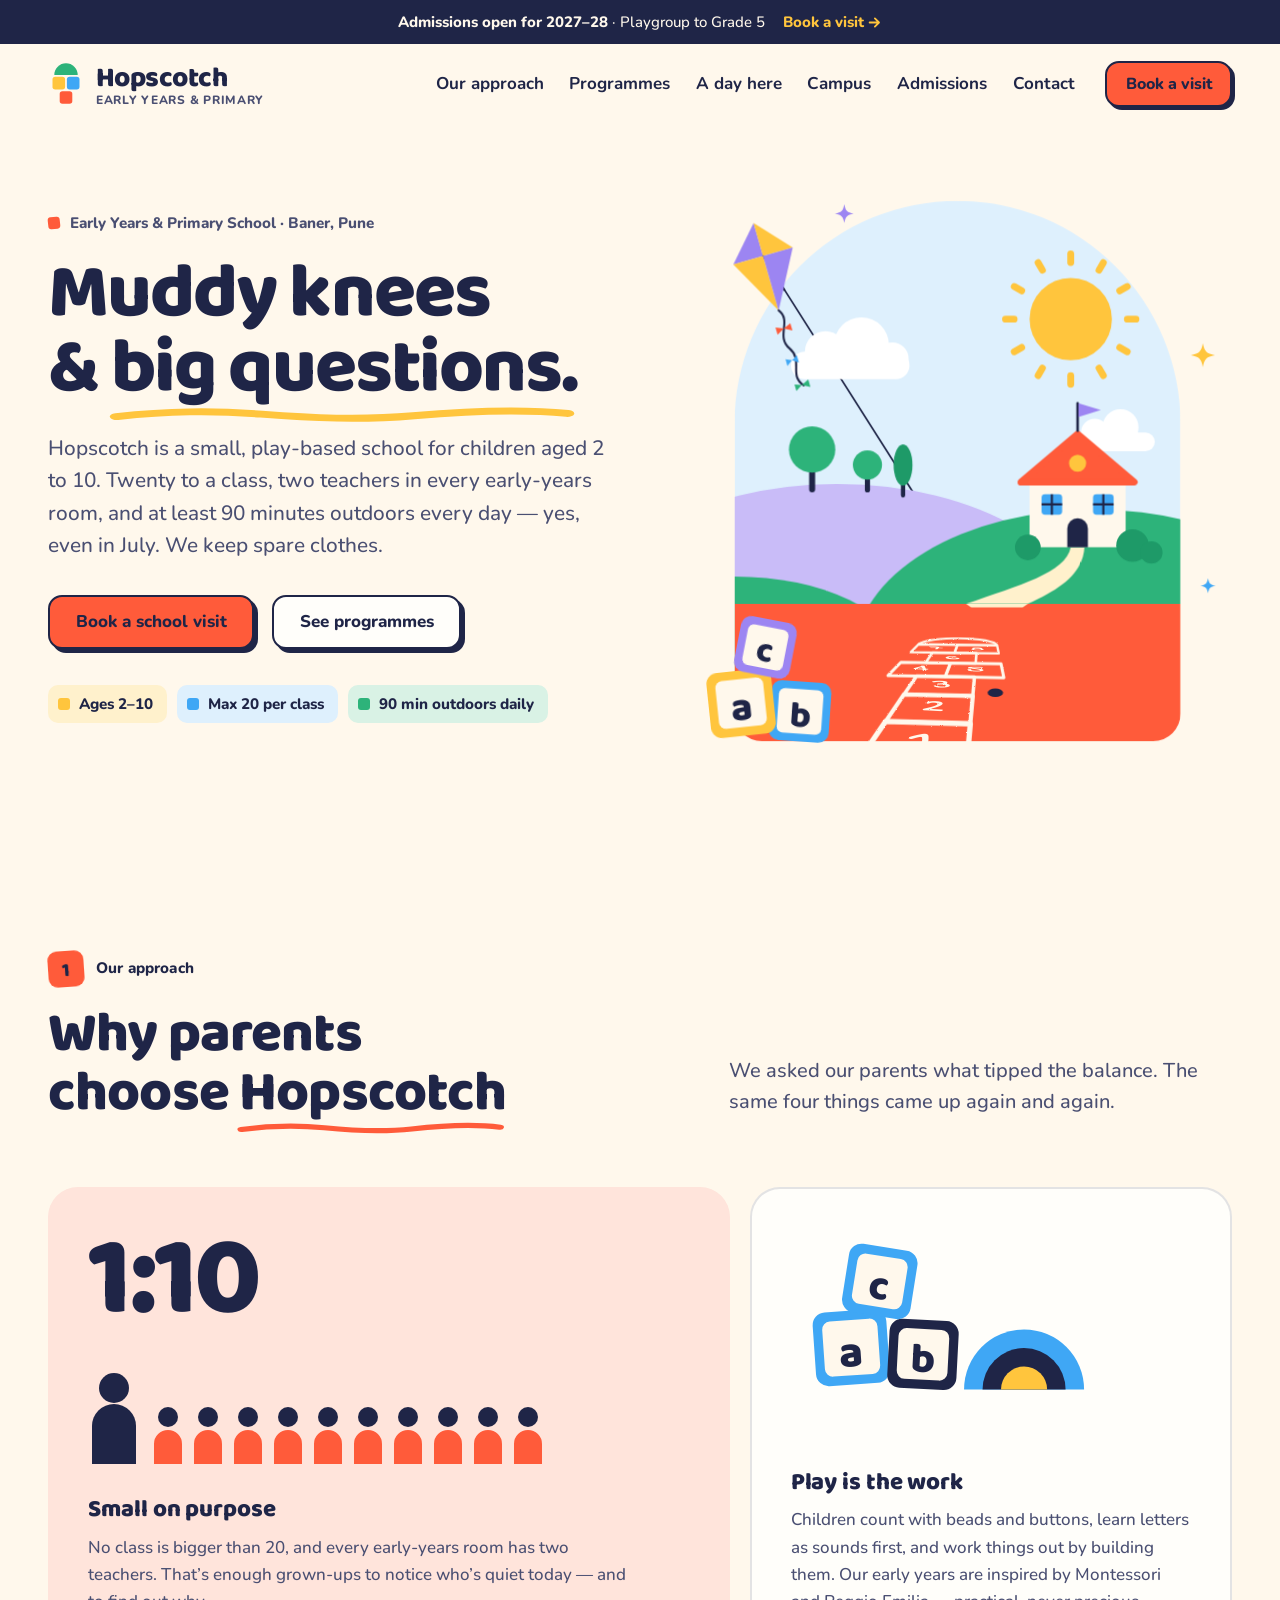
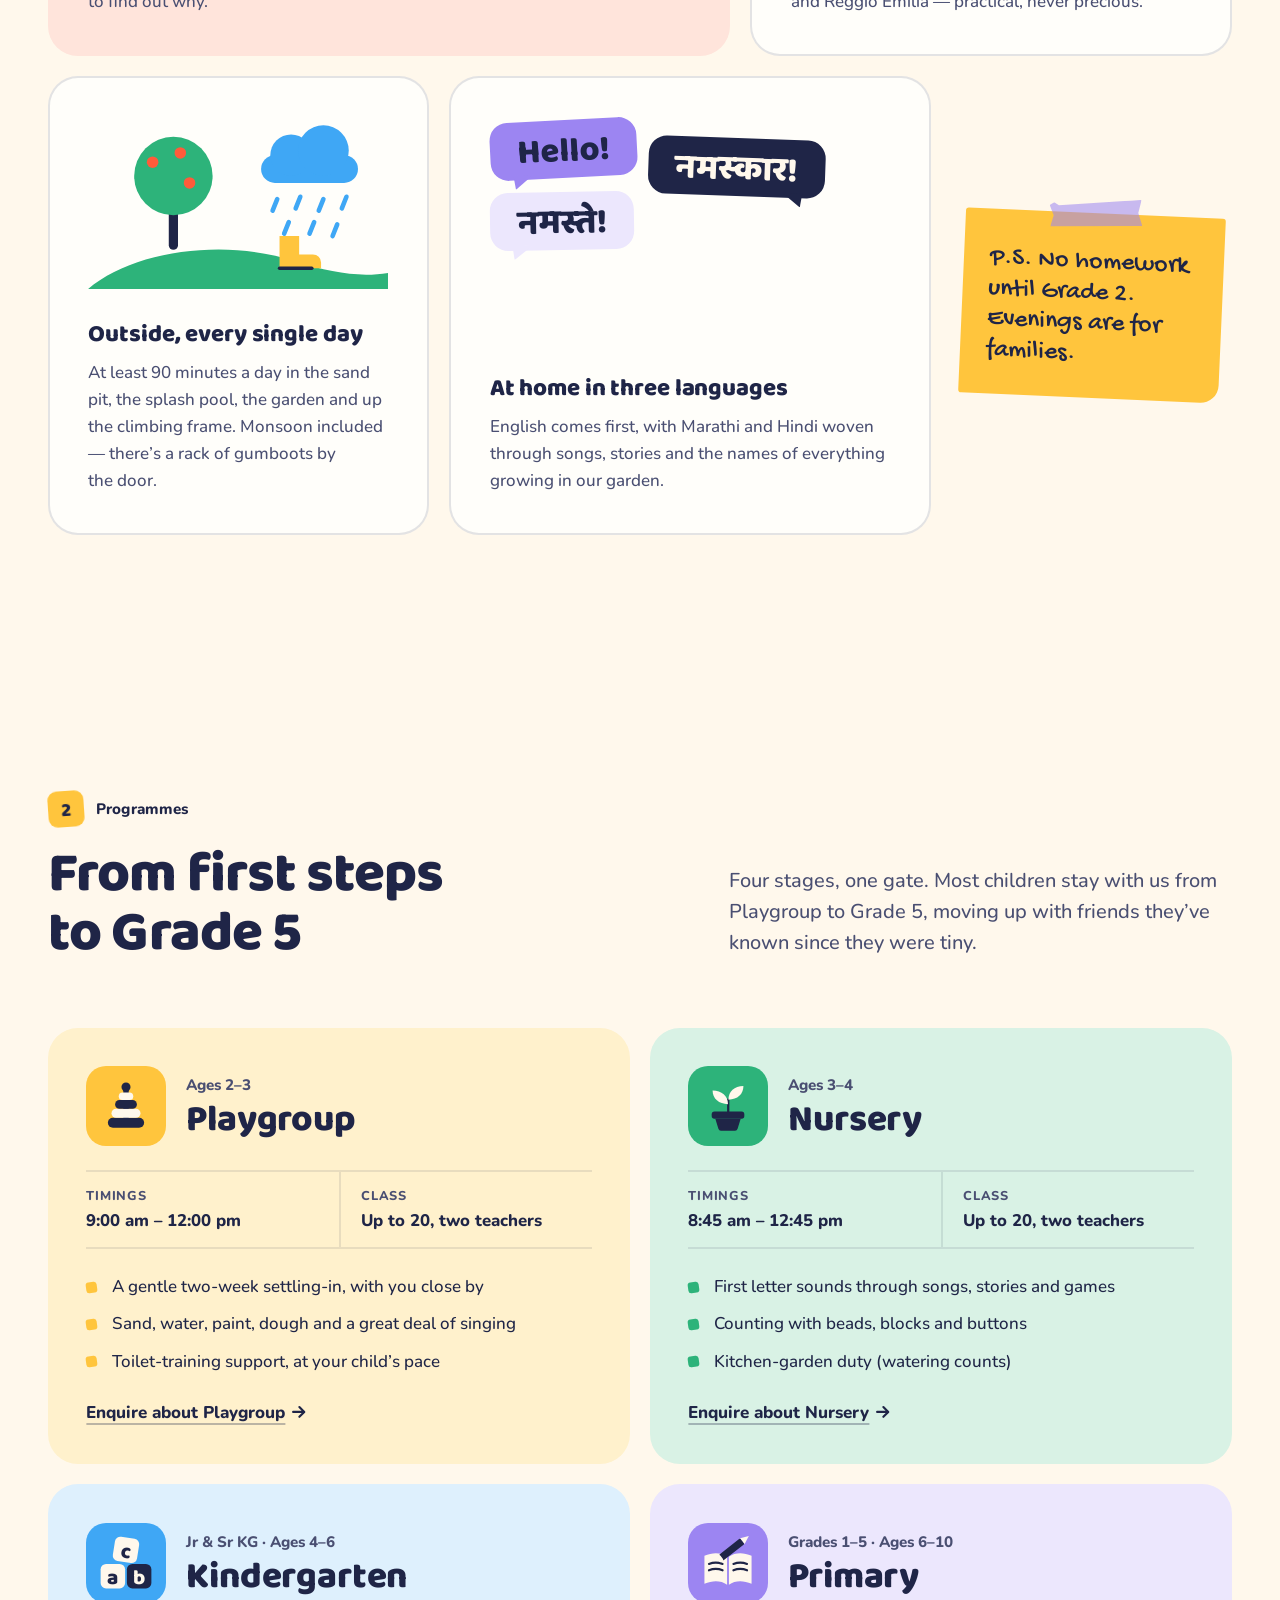
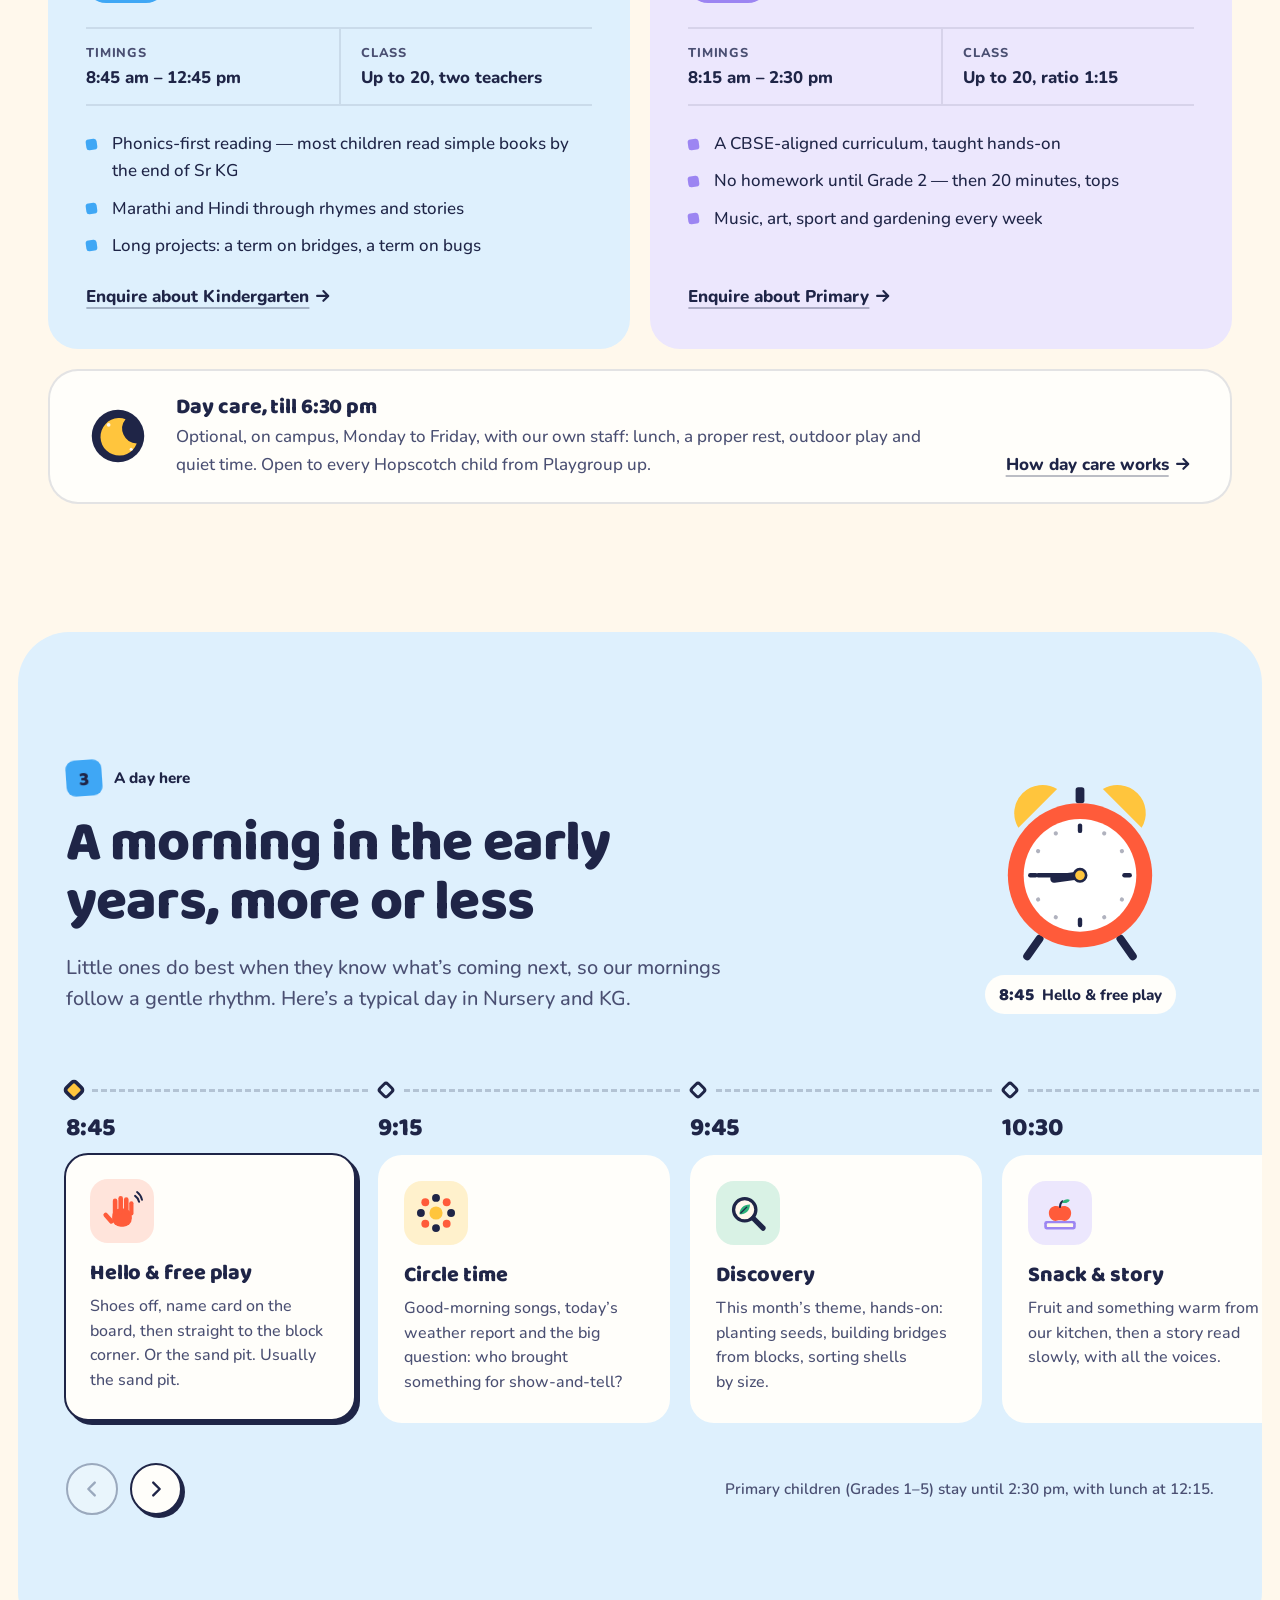
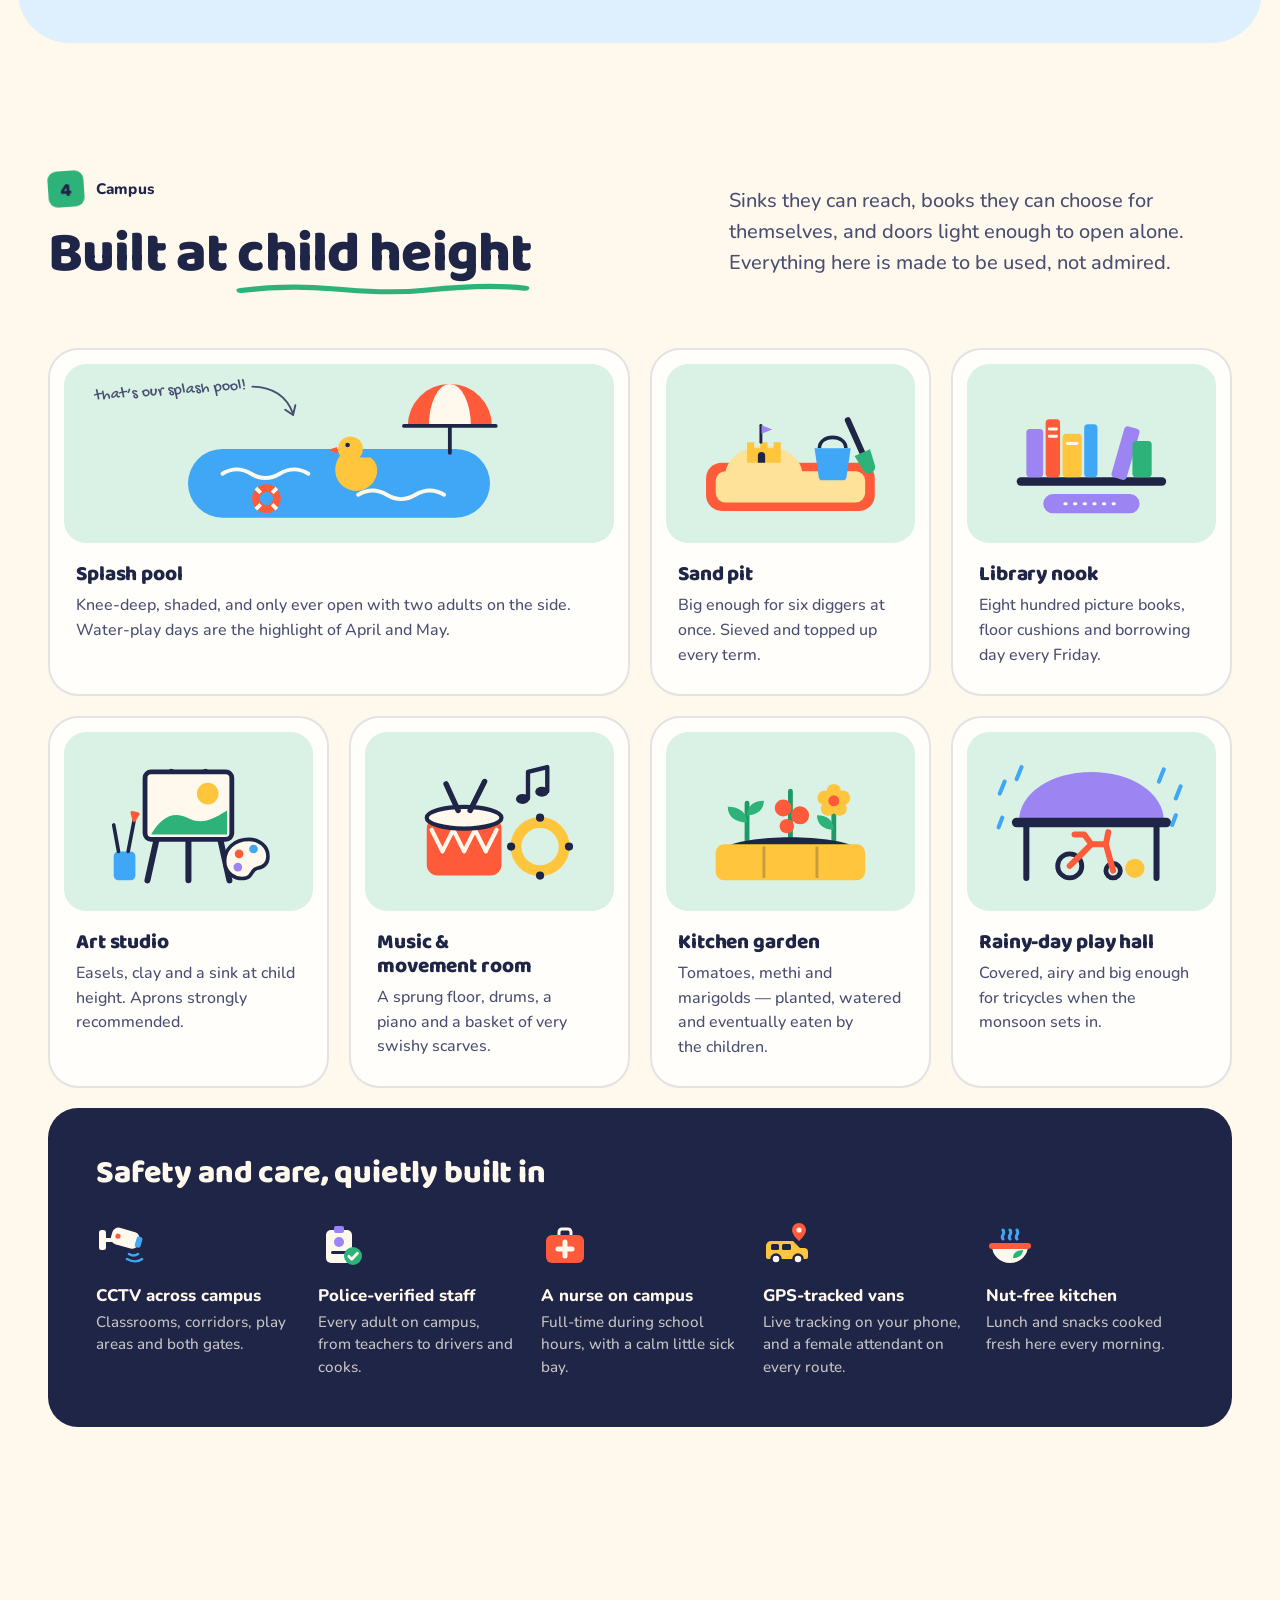
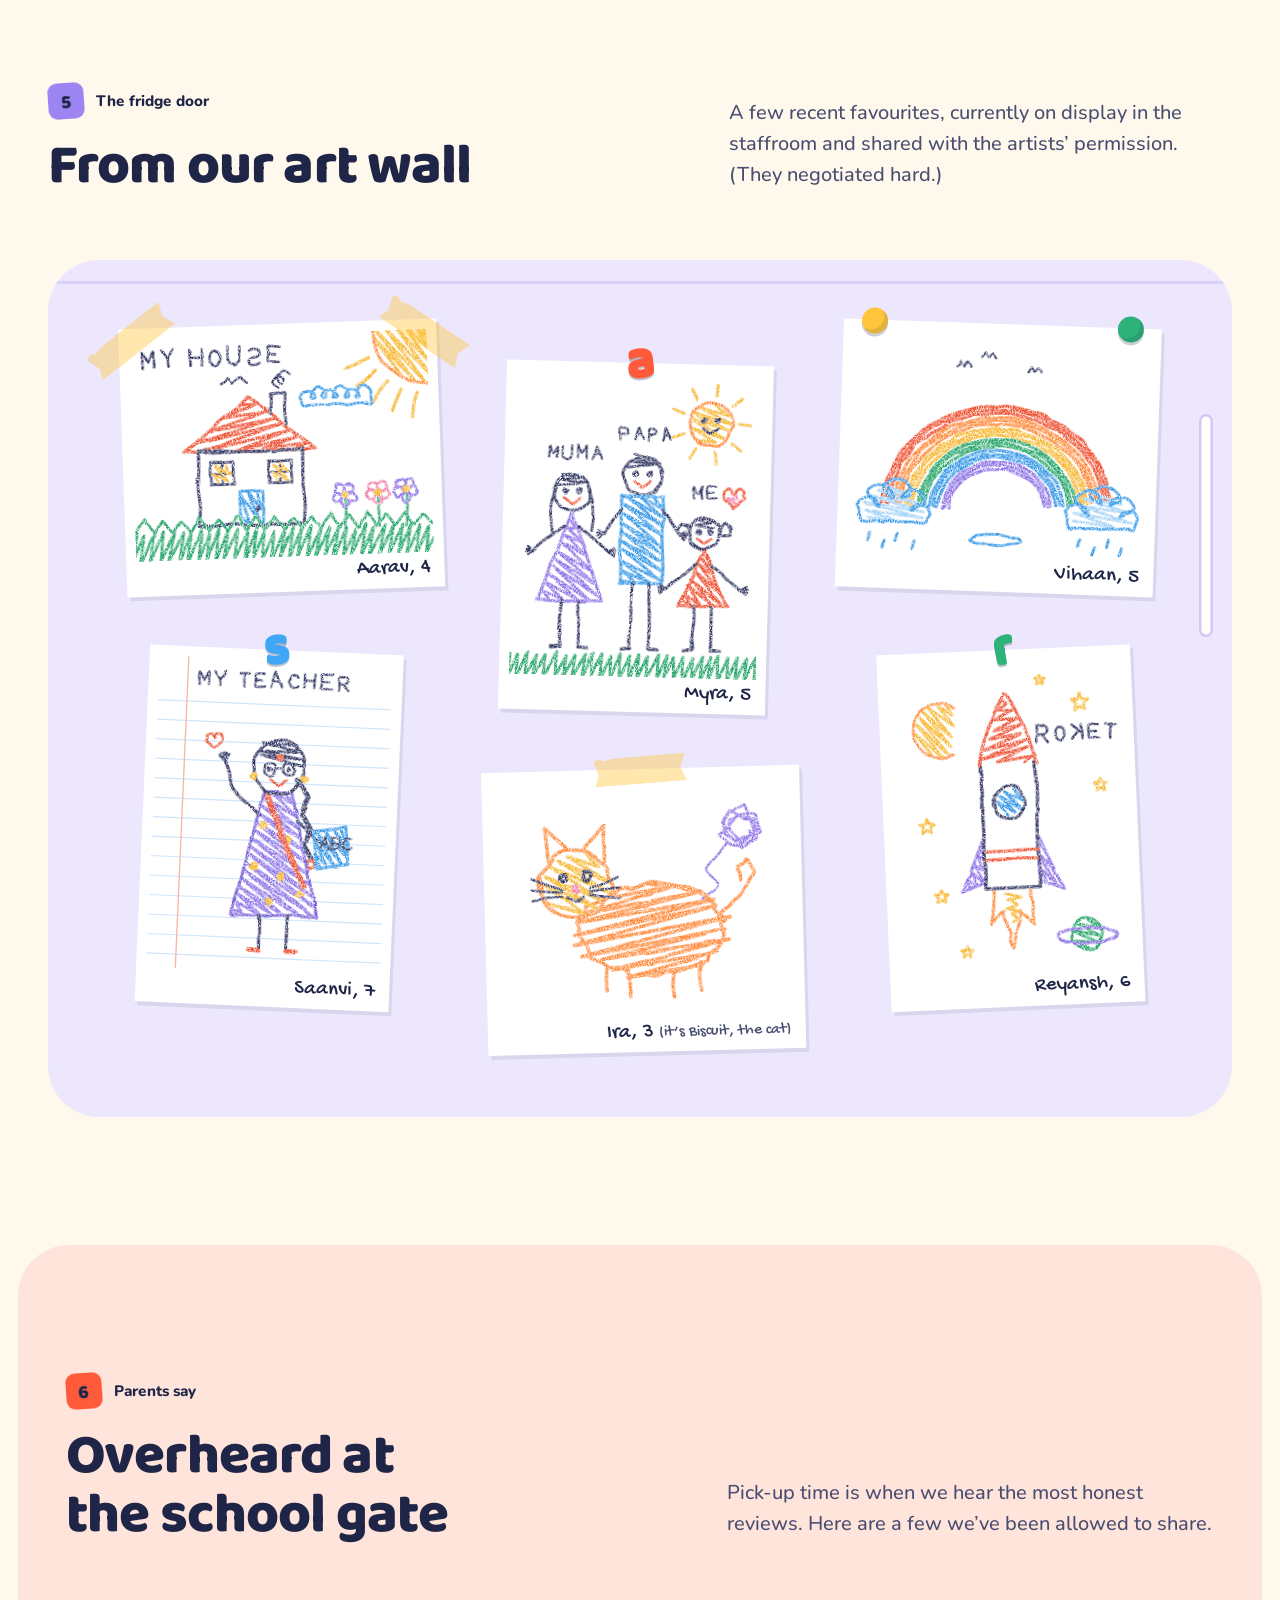
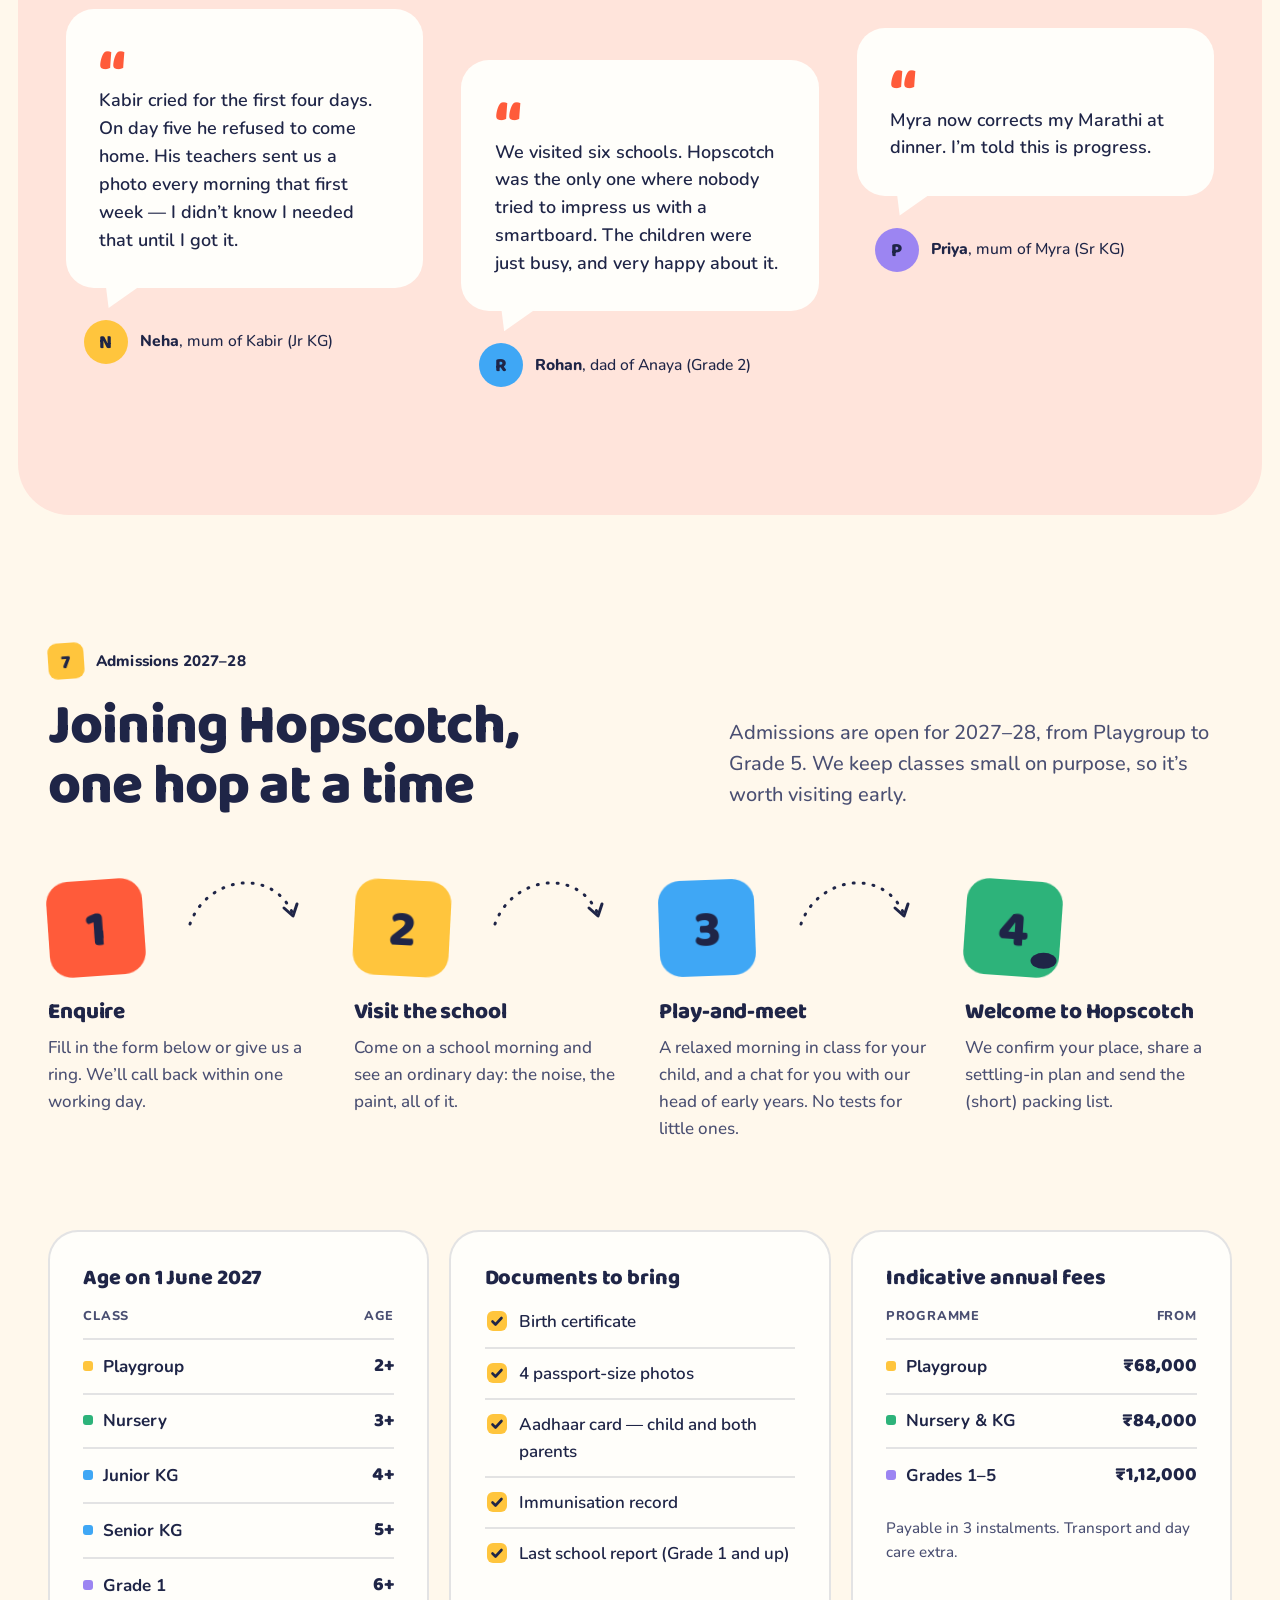
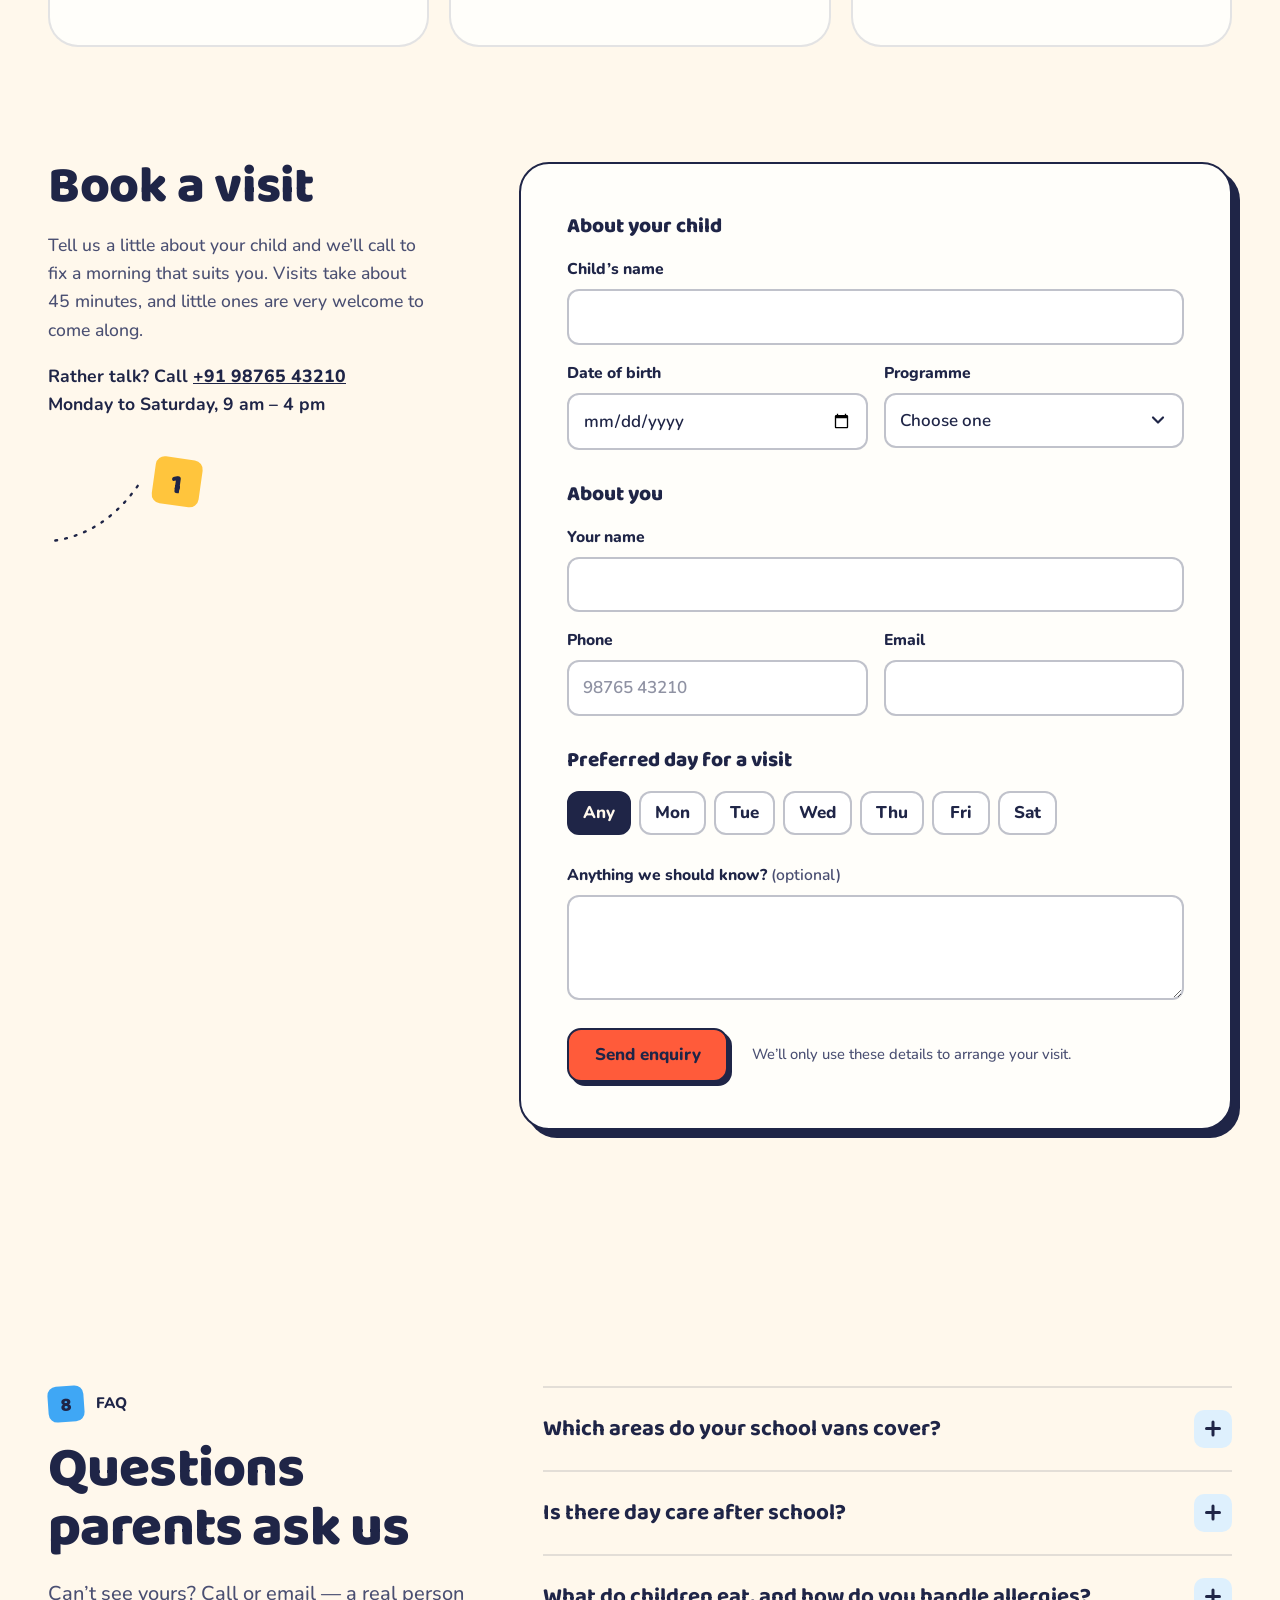
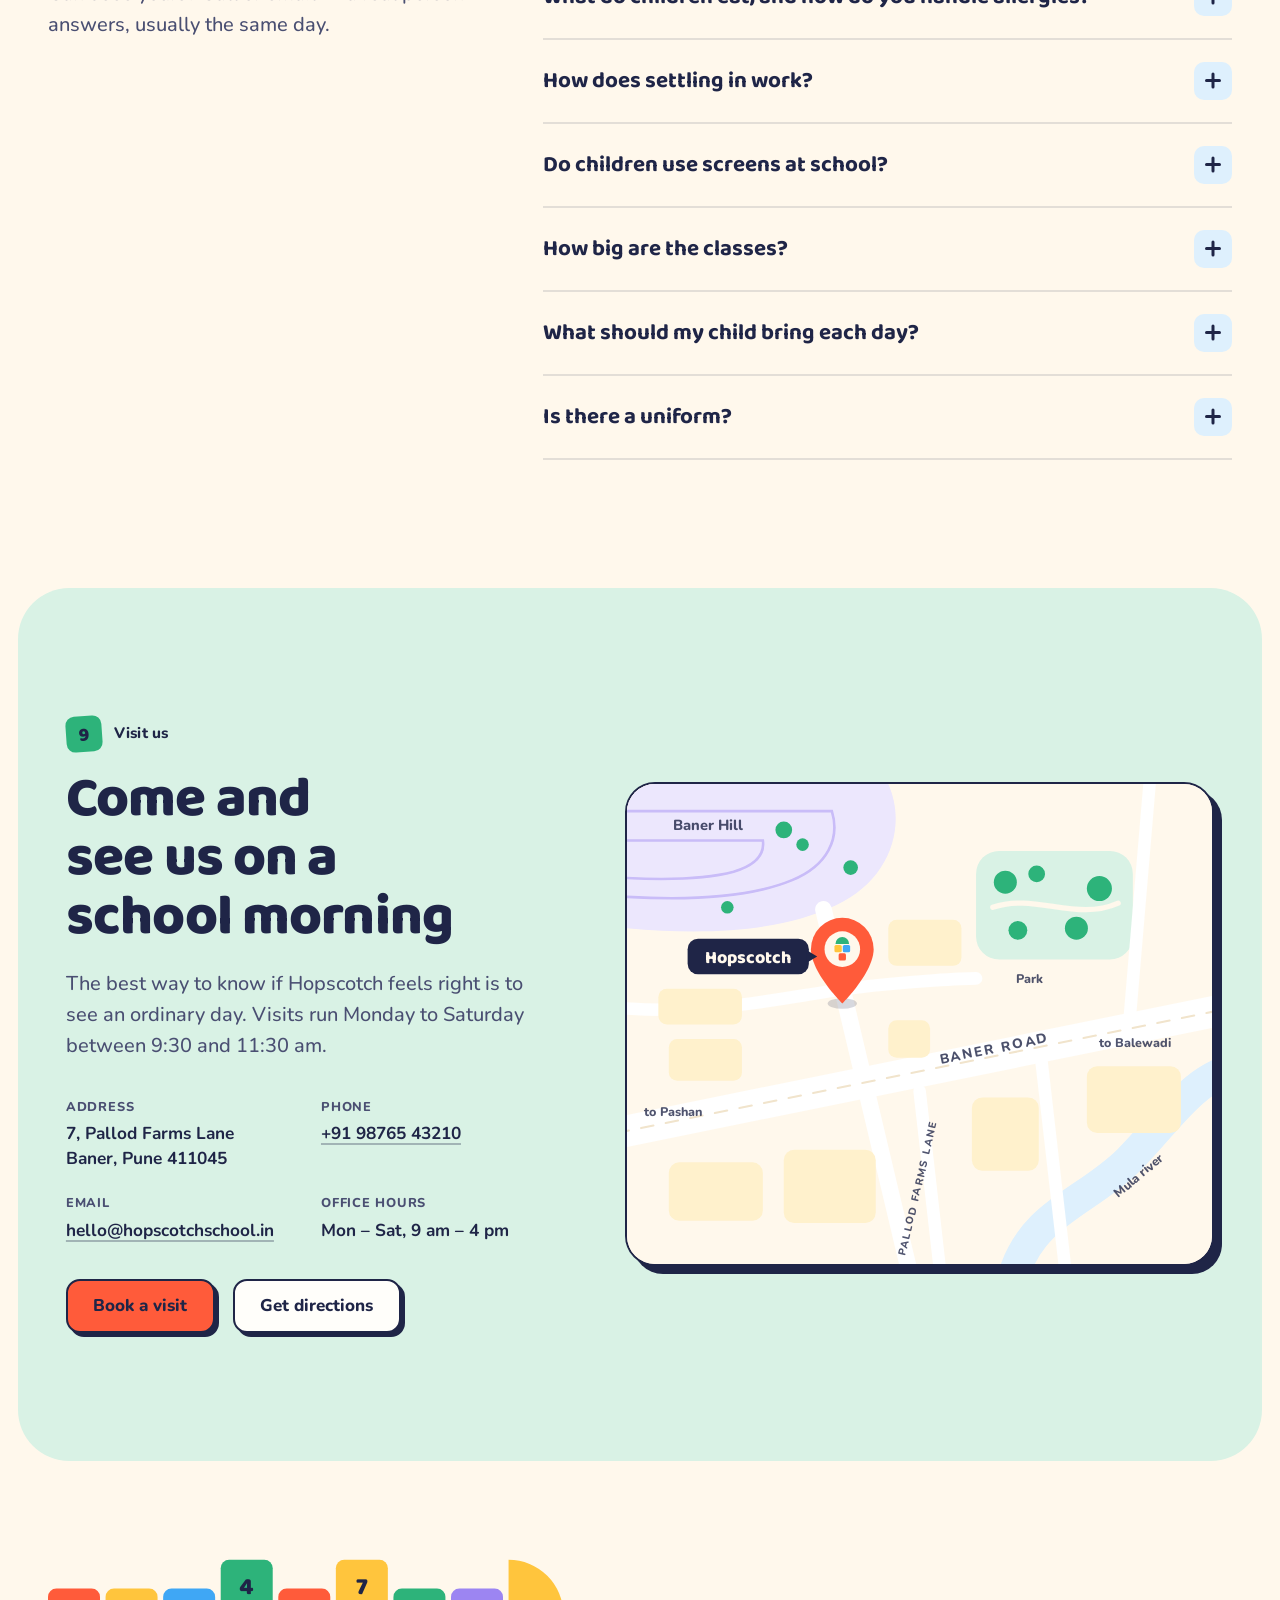
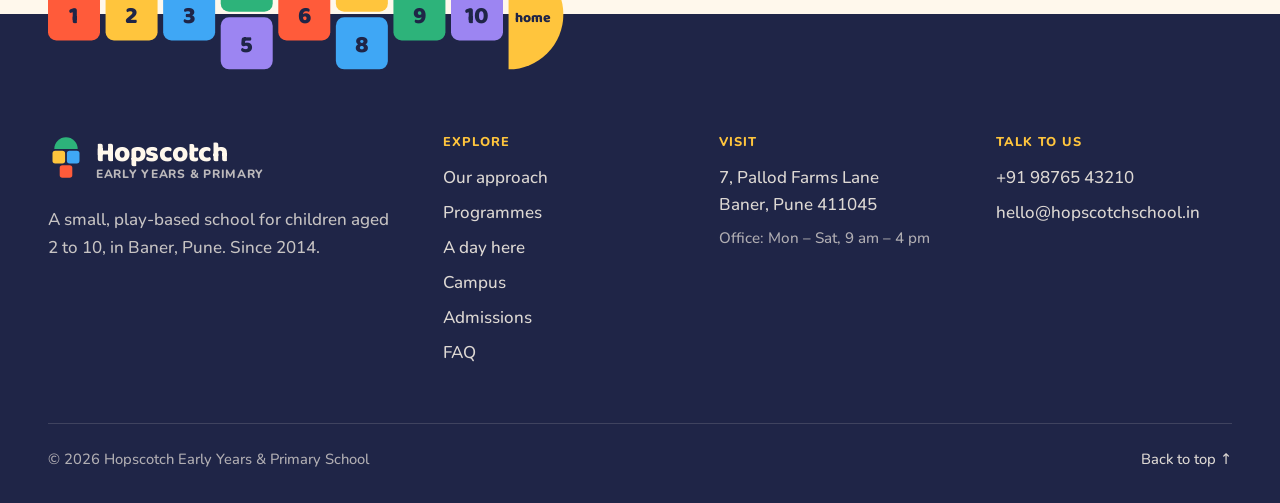
<file: index.html>
<!doctype html>
<html lang="en-IN">
<head>
  <meta charset="utf-8">
  <meta name="viewport" content="width=device-width, initial-scale=1">
  <title>Hopscotch — Early Years &amp; Primary School in Baner, Pune</title>
  <meta name="description" content="A small, play-based school in Baner, Pune for children aged 2 to 10. Playgroup to Grade 5, never more than 20 to a class, and 90 minutes outdoors every day. Admissions open for 2027–28.">
  <meta name="theme-color" content="#FFF8EC">
  <link rel="canonical" href="https://hopscotchschool.in/">

  <meta property="og:type" content="website">
  <meta property="og:site_name" content="Hopscotch Early Years &amp; Primary School">
  <meta property="og:title" content="Hopscotch — Early Years &amp; Primary School in Baner, Pune">
  <meta property="og:description" content="A small, play-based school for children aged 2 to 10. Admissions open for 2027–28, Playgroup to Grade 5.">
  <meta property="og:url" content="https://hopscotchschool.in/">
  <meta property="og:image" content="https://hopscotchschool.in/assets/og-image.png">
  <meta property="og:image:width" content="1200">
  <meta property="og:image:height" content="630">
  <meta property="og:image:alt" content="Hopscotch school logo beside an illustration of a kite flying over a little school on a hill">
  <meta name="twitter:card" content="summary_large_image">
  <meta name="twitter:title" content="Hopscotch — Early Years &amp; Primary School in Baner, Pune">
  <meta name="twitter:description" content="A small, play-based school for children aged 2 to 10. Admissions open for 2027–28.">
  <meta name="twitter:image" content="https://hopscotchschool.in/assets/og-image.png">

  <link rel="icon" href="assets/favicon.svg" type="image/svg+xml">
  <link rel="apple-touch-icon" href="assets/apple-touch-icon.png">

  <link rel="preload" href="assets/fonts/baloo-2-latin-800-normal.woff2" as="font" type="font/woff2" crossorigin>
  <link rel="preload" href="assets/fonts/nunito-latin-500-normal.woff2" as="font" type="font/woff2" crossorigin>
  <link rel="stylesheet" href="style.css">
  <script>document.documentElement.classList.add('js');</script>
  <script src="script.js" defer></script>
</head>
<body>
  <a class="skip-link" href="#main">Skip to content</a>

  <!-- ===================== Icon & illustration sprite ===================== -->
  <svg class="sprite" aria-hidden="true" focusable="false">
    <symbol id="i-arrow" viewBox="0 0 20 20">
      <path d="M3.5 10h12M10.5 4.5L16 10l-5.5 5.5" fill="none" stroke="currentColor" stroke-width="2.4" stroke-linecap="round" stroke-linejoin="round"/>
    </symbol>

    <!-- Logo mark: a hopscotch court seen from above -->
    <symbol id="logo-mark" viewBox="0 0 40 48">
      <path d="M7 14a13 13 0 0 1 26 0Z" fill="#2DB37A"/>
      <rect x="5" y="16" width="14" height="14" rx="3" fill="#FFC53D"/>
      <rect x="21" y="16" width="14" height="14" rx="3" fill="#3FA7F5"/>
      <rect x="13" y="32" width="14" height="14" rx="3" fill="#FF5B3A"/>
    </symbol>

    <!-- Programme icons: navy + cream, sit on a solid colour tile -->
    <symbol id="p-rings" viewBox="0 0 64 64">
      <rect x="29" y="12" width="6" height="40" rx="3" fill="#1F2547"/>
      <circle cx="32" cy="11" r="5" fill="#1F2547"/>
      <rect x="12" y="45" width="40" height="11" rx="5.5" fill="#1F2547"/>
      <rect x="16" y="35" width="32" height="10" rx="5" fill="#FFF8EC"/>
      <rect x="20" y="25.5" width="24" height="9.5" rx="4.75" fill="#1F2547"/>
      <rect x="24" y="17" width="16" height="8.5" rx="4.25" fill="#FFF8EC"/>
    </symbol>
    <symbol id="p-sprout" viewBox="0 0 64 64">
      <path d="M31 24h2.5v16H31z" fill="#1F2547"/>
      <path d="M32 30c-10 0-17-6-17-15 10 0 17 6 17 15Z" fill="#FFF8EC"/>
      <path d="M32.5 25c0-9 6.5-15 16.5-15 0 9-6.5 15-16.5 15Z" fill="#FFF8EC"/>
      <rect x="14" y="38" width="36" height="8" rx="3" fill="#1F2547"/>
      <path d="M18 46h28l-3.4 11.2a3 3 0 0 1-2.9 2.1H24.3a3 3 0 0 1-2.9-2.1Z" fill="#1F2547"/>
    </symbol>
    <symbol id="p-blocks" viewBox="0 0 64 64">
      <rect x="4" y="33" width="27" height="27" rx="6" fill="#FFF8EC"/>
      <rect x="33" y="33" width="27" height="27" rx="6" fill="#1F2547"/>
      <rect x="18.5" y="4" width="27" height="27" rx="6" fill="#FFF8EC" transform="rotate(9 32 17.5)"/>
      <text x="17.5" y="55" text-anchor="middle" font-family="'Baloo 2', sans-serif" font-weight="800" font-size="23" fill="#1F2547">a</text>
      <text x="46.5" y="55" text-anchor="middle" font-family="'Baloo 2', sans-serif" font-weight="800" font-size="23" fill="#FFF8EC">b</text>
      <text x="32" y="26" text-anchor="middle" font-family="'Baloo 2', sans-serif" font-weight="800" font-size="23" fill="#1F2547" transform="rotate(9 32 17.5)">c</text>
    </symbol>
    <symbol id="p-book" viewBox="0 0 64 64">
      <path d="M6 24c9-4 18-4 25 1v31c-7-5-16-5-25-1Z" fill="#FFF8EC"/>
      <path d="M58 24c-9-4-18-4-25 1v31c7-5 16-5 25-1Z" fill="#FFF8EC"/>
      <path d="M11 33c5-2 10-2 15 0M11 40c5-2 10-2 15 0M38 33c5-2 10-2 15 0M38 40c5-2 10-2 15 0" stroke="#1F2547" stroke-width="2.4" stroke-linecap="round" fill="none"/>
      <g transform="rotate(-38 40 14)">
        <rect x="20" y="10" width="30" height="8" rx="1.5" fill="#1F2547"/>
        <path d="M50 10l9 4-9 4Z" fill="#FFF8EC"/>
        <rect x="16" y="10" width="5" height="8" rx="2" fill="#FFF8EC"/>
      </g>
    </symbol>

    <!-- Day timeline icons -->
    <symbol id="d-hello" viewBox="0 0 64 64">
      <g fill="#FF5B3A">
        <rect x="17" y="28" width="30" height="28" rx="13"/>
        <rect x="18" y="13" width="7" height="26" rx="3.5"/>
        <rect x="26.5" y="9" width="7" height="28" rx="3.5"/>
        <rect x="35" y="11" width="7" height="26" rx="3.5"/>
        <rect x="43" y="17" width="6.5" height="22" rx="3.25"/>
        <rect x="8" y="33" width="7" height="20" rx="3.5" transform="rotate(-42 11.5 43)"/>
      </g>
      <path d="M52 9c3 2 5 5 6 9M55 3c4 3 6.5 7 7.5 12" stroke="#1F2547" stroke-width="3" stroke-linecap="round" fill="none"/>
    </symbol>
    <symbol id="d-circle" viewBox="0 0 64 64">
      <circle cx="32" cy="32" r="10" fill="#FFC53D"/>
      <g fill="#1F2547"><circle cx="32" cy="9" r="6"/><circle cx="55" cy="32" r="6"/><circle cx="32" cy="55" r="6"/><circle cx="9" cy="32" r="6"/></g>
      <g fill="#FF5B3A"><circle cx="48.3" cy="15.7" r="6"/><circle cx="48.3" cy="48.3" r="6"/><circle cx="15.7" cy="48.3" r="6"/><circle cx="15.7" cy="15.7" r="6"/></g>
    </symbol>
    <symbol id="d-discover" viewBox="0 0 64 64">
      <circle cx="27" cy="27" r="17" fill="#FFF8EC" stroke="#1F2547" stroke-width="5"/>
      <path d="M19 34c0-9 6-15 16-15 0 9-6 15-16 15Z" fill="#2DB37A"/>
      <path d="M21 32l9-9" stroke="#1F2547" stroke-width="2" stroke-linecap="round"/>
      <path d="M40 40l15 15" stroke="#1F2547" stroke-width="8" stroke-linecap="round"/>
    </symbol>
    <symbol id="d-snack" viewBox="0 0 64 64">
      <rect x="8" y="44" width="48" height="13" rx="3.5" fill="#9C85F2"/>
      <rect x="12" y="47.5" width="40" height="6" rx="1.5" fill="#FFF8EC"/>
      <path d="M32 23c-6-4-17-1-17 9 0 8 6 12 10 12 2 0 4-1 7-1s5 1 7 1c4 0 10-4 10-12 0-10-11-13-17-9Z" fill="#FF5B3A"/>
      <path d="M32 23c0-4 1-7 4-9" stroke="#1F2547" stroke-width="3" stroke-linecap="round" fill="none"/>
      <path d="M35 16c3-5 9-6 12-4-2 4-7 6-12 4Z" fill="#2DB37A"/>
    </symbol>
    <symbol id="d-outdoors" viewBox="0 0 64 64">
      <path d="M14 29c0-15 26-15 26 0" stroke="#1F2547" stroke-width="3" fill="none"/>
      <path d="M11 30h32l-4 26a3 3 0 0 1-3 2.6H18a3 3 0 0 1-3-2.6Z" fill="#FFC53D"/>
      <rect x="9" y="26" width="36" height="7" rx="3.5" fill="#FF5B3A"/>
      <g transform="rotate(16 52 32)">
        <rect x="49.5" y="6" width="5" height="34" rx="2.5" fill="#1F2547"/>
        <path d="M45 38h14l-1.6 13a5.4 5.4 0 0 1-10.8 0Z" fill="#3FA7F5"/>
      </g>
    </symbol>
    <symbol id="d-music" viewBox="0 0 64 64">
      <path d="M21 6l10 17M45 6L35 23" stroke="#1F2547" stroke-width="4" stroke-linecap="round"/>
      <rect x="10" y="27" width="44" height="29" rx="7" fill="#9C85F2"/>
      <path d="M13 36l6.5 12L26 36l6.5 12L39 36l6.5 12L52 36" stroke="#FFF8EC" stroke-width="3" stroke-linejoin="round" stroke-linecap="round" fill="none"/>
      <ellipse cx="32" cy="27" rx="22" ry="7" fill="#FFF8EC" stroke="#1F2547" stroke-width="3"/>
    </symbol>
    <symbol id="d-bag" viewBox="0 0 64 64">
      <path d="M24 19v-4a8 8 0 0 1 16 0v4" stroke="#1F2547" stroke-width="4" fill="none"/>
      <rect x="13" y="17" width="38" height="42" rx="13" fill="#2DB37A"/>
      <rect x="20" y="37" width="24" height="16" rx="5" fill="#FFF8EC"/>
      <path d="M25 42h14" stroke="#1F2547" stroke-width="2.6" stroke-linecap="round"/>
    </symbol>

    <!-- Safety & care icons (sit on navy) -->
    <symbol id="s-cctv" viewBox="0 0 48 48">
      <rect x="3" y="9" width="7" height="20" rx="2.5" fill="#FFF8EC"/>
      <path d="M10 19h7" stroke="#FFF8EC" stroke-width="4" stroke-linecap="round"/>
      <g transform="rotate(16 30 18)">
        <rect x="15" y="9" width="28" height="17" rx="6" fill="#FFF8EC"/>
        <rect x="40" y="12" width="6" height="11" rx="2.5" fill="#3FA7F5"/>
        <circle cx="21.5" cy="17.5" r="2.6" fill="#FF5B3A"/>
      </g>
      <path d="M33 33c3 2 6 2 9 0M31 38c5 3 11 3 15 0" stroke="#3FA7F5" stroke-width="2.6" stroke-linecap="round" fill="none"/>
    </symbol>
    <symbol id="s-badge" viewBox="0 0 48 48">
      <rect x="8" y="9" width="26" height="33" rx="5" fill="#FFF8EC"/>
      <rect x="16" y="5" width="10" height="7" rx="2" fill="#9C85F2"/>
      <circle cx="21" cy="21" r="5" fill="#9C85F2"/>
      <rect x="13" y="30" width="16" height="3" rx="1.5" fill="#1F2547"/>
      <circle cx="35" cy="35" r="9" fill="#2DB37A"/>
      <path d="M30.8 35.2l3 3 5.6-6" stroke="#FFF8EC" stroke-width="2.8" stroke-linecap="round" stroke-linejoin="round" fill="none"/>
    </symbol>
    <symbol id="s-nurse" viewBox="0 0 48 48">
      <path d="M18 15v-4a3 3 0 0 1 3-3h6a3 3 0 0 1 3 3v4" stroke="#FFF8EC" stroke-width="3" fill="none"/>
      <rect x="5" y="14" width="38" height="28" rx="6" fill="#FF5B3A"/>
      <path d="M24 21v14M17 28h14" stroke="#FFF8EC" stroke-width="5" stroke-linecap="round"/>
    </symbol>
    <symbol id="s-van" viewBox="0 0 48 48">
      <path d="M3 25a5 5 0 0 1 5-5h22l7 7h4a4 4 0 0 1 4 4v5a2 2 0 0 1-2 2H5a2 2 0 0 1-2-2Z" fill="#FFC53D"/>
      <rect x="8" y="23" width="8" height="6" rx="1.5" fill="#1F2547"/>
      <rect x="19" y="23" width="9" height="6" rx="1.5" fill="#1F2547"/>
      <circle cx="13" cy="38" r="4.5" fill="#FFF8EC" stroke="#1F2547" stroke-width="2.5"/>
      <circle cx="35" cy="38" r="4.5" fill="#FFF8EC" stroke="#1F2547" stroke-width="2.5"/>
      <path d="M36 2a7 7 0 0 1 7 7c0 5-7 11-7 11s-7-6-7-11a7 7 0 0 1 7-7Z" fill="#FF5B3A"/>
      <circle cx="36" cy="9" r="2.6" fill="#FFF8EC"/>
    </symbol>
    <symbol id="s-nut" viewBox="0 0 48 48">
      <path d="M17 18c-3-3 3-5 0-9M24 18c-3-3 3-5 0-9M31 18c-3-3 3-5 0-9" stroke="#3FA7F5" stroke-width="3" stroke-linecap="round" fill="none"/>
      <path d="M6 25h36a18 17 0 0 1-36 0Z" fill="#FFF8EC"/>
      <rect x="3" y="22" width="42" height="6" rx="3" fill="#FF5B3A"/>
      <path d="M27 37c0-5 4-8 10-8 0 5-4 8-10 8Z" fill="#2DB37A"/>
    </symbol>

    <!-- Campus illustrations -->
    <symbol id="c-pool" viewBox="0 0 360 150">
      <rect x="22" y="70" width="316" height="72" rx="36" fill="#3FA7F5"/>
      <path d="M58 96c10-6 20-6 30 0s20 6 30 0 20-6 30 0M200 118c10-6 20-6 30 0s20 6 30 0 20-6 30 0" stroke="#FFF8EC" stroke-width="4" stroke-linecap="round" fill="none"/>
      <circle cx="104" cy="122" r="15" fill="#FF5B3A"/>
      <circle cx="104" cy="122" r="7" fill="#3FA7F5"/>
      <path d="M93 111l5 5M115 111l-5 5M93 133l5-5M115 133l-5-5" stroke="#FFF8EC" stroke-width="4"/>
      <path d="M176 92a22 22 0 0 0 44 0c0-6-3-10-7-13h-14c-3-7-12-9-17-3-4 5-6 10-6 16Z" fill="#FFC53D"/>
      <circle cx="192" cy="70" r="13" fill="#FFC53D"/>
      <path d="M178 68l-9 3 9 4Z" fill="#FF5B3A"/>
      <circle cx="189" cy="66" r="2.4" fill="#1F2547"/>
      <path d="M296 22v52" stroke="#1F2547" stroke-width="4" stroke-linecap="round"/>
      <path d="M252 46a44 44 0 0 1 88 0Z" fill="#FF5B3A"/>
      <path d="M274 46a22 44 0 0 1 22-44 22 44 0 0 1 22 44Z" fill="#FFF8EC"/>
      <path d="M248 46h96" stroke="#1F2547" stroke-width="4" stroke-linecap="round"/>
    </symbol>
    <symbol id="c-sand" viewBox="0 0 160 110">
      <rect x="10" y="62" width="140" height="40" rx="13" fill="#FF5B3A"/>
      <rect x="18" y="69" width="124" height="26" rx="8" fill="#FFE29A"/>
      <path d="M26 72a32 24 0 0 1 64 0Z" fill="#FFE29A"/>
      <path d="M44 62V45h6v5h5v-5h6v5h5v-5h6v17Z" fill="#FFC53D"/>
      <path d="M53 62v-6a3 3 0 0 1 6 0v6Z" fill="#1F2547"/>
      <path d="M55.5 45V31" stroke="#1F2547" stroke-width="2.4" stroke-linecap="round"/>
      <path d="M56 31l9 3.5-9 3.5Z" fill="#9C85F2"/>
      <path d="M104 50c0-12 22-12 22 0" stroke="#1F2547" stroke-width="3" fill="none"/>
      <path d="M100 50h30l-3.5 24a3 3 0 0 1-3 2.6h-17a3 3 0 0 1-3-2.6Z" fill="#3FA7F5"/>
      <g transform="rotate(-24 138 50)">
        <rect x="135.5" y="22" width="5" height="34" rx="2.5" fill="#1F2547"/>
        <path d="M131 54h14l-1.6 13a5.4 5.4 0 0 1-10.8 0Z" fill="#2DB37A"/>
      </g>
    </symbol>
    <symbol id="c-books" viewBox="0 0 160 110">
      <rect x="18" y="74" width="124" height="7" rx="3.5" fill="#1F2547"/>
      <rect x="26" y="34" width="14" height="40" rx="3" fill="#9C85F2"/>
      <rect x="42" y="26" width="12" height="48" rx="3" fill="#FF5B3A"/>
      <rect x="56" y="38" width="16" height="36" rx="3" fill="#FFC53D"/>
      <rect x="74" y="30" width="11" height="44" rx="3" fill="#3FA7F5"/>
      <rect x="96" y="31" width="13" height="44" rx="3" fill="#9C85F2" transform="rotate(16 102 74)"/>
      <rect x="114" y="44" width="16" height="30" rx="3" fill="#2DB37A"/>
      <path d="M45 34h6M45 40h6M60 46h8" stroke="#FFF8EC" stroke-width="2.4" stroke-linecap="round"/>
      <rect x="40" y="88" width="80" height="16" rx="8" fill="#9C85F2"/>
      <path d="M58 96h44" stroke="#FFF8EC" stroke-width="2.6" stroke-linecap="round" stroke-dasharray="1 7"/>
    </symbol>
    <symbol id="c-easel" viewBox="0 0 160 110">
      <path d="M66 14L46 104M94 14l20 90M80 70v34" stroke="#1F2547" stroke-width="5" stroke-linecap="round"/>
      <rect x="44" y="14" width="72" height="56" rx="5" fill="#FFF8EC" stroke="#1F2547" stroke-width="4"/>
      <circle cx="96" cy="32" r="9" fill="#FFC53D"/>
      <path d="M49 66c8-14 18-20 30-14s20 2 33-6v20H49Z" fill="#2DB37A"/>
      <path d="M130 70c-12 0-20 8-20 18s9 16 18 14c5-1 4-7 9-8 6-1 9-4 9-10 0-8-7-14-16-14Z" fill="#FFF8EC" stroke="#1F2547" stroke-width="3"/>
      <circle cx="122" cy="82" r="3.6" fill="#FF5B3A"/><circle cx="134" cy="78" r="3.6" fill="#3FA7F5"/><circle cx="121" cy="93" r="3.6" fill="#9C85F2"/>
      <rect x="18" y="80" width="18" height="24" rx="4" fill="#3FA7F5"/>
      <path d="M22 80l-4-22M30 80l5-26" stroke="#1F2547" stroke-width="3" stroke-linecap="round"/>
      <path d="M35 54l-1.6-6 4.6 1Z" fill="#FF5B3A" stroke="#FF5B3A" stroke-width="3" stroke-linejoin="round"/>
    </symbol>
    <symbol id="c-music" viewBox="0 0 160 110">
      <rect x="28" y="52" width="62" height="48" rx="9" fill="#FF5B3A"/>
      <path d="M32 62l9 18 9-18 9 18 9-18 9 18 9-18" stroke="#FFF8EC" stroke-width="3.4" stroke-linejoin="round" stroke-linecap="round" fill="none"/>
      <ellipse cx="59" cy="52" rx="31" ry="9" fill="#FFF8EC" stroke="#1F2547" stroke-width="3.5"/>
      <path d="M44 24l10 22M76 22L64 46" stroke="#1F2547" stroke-width="4.5" stroke-linecap="round"/>
      <circle cx="122" cy="76" r="20" fill="none" stroke="#FFC53D" stroke-width="9"/>
      <g fill="#1F2547"><circle cx="122" cy="52" r="3.4"/><circle cx="146" cy="76" r="3.4"/><circle cx="122" cy="100" r="3.4"/><circle cx="98" cy="76" r="3.4"/></g>
      <path d="M112 14v22M112 14l16-4v20" stroke="#1F2547" stroke-width="3.6" stroke-linecap="round" stroke-linejoin="round" fill="none"/>
      <ellipse cx="107.5" cy="36.5" rx="5.5" ry="4.2" fill="#1F2547"/><ellipse cx="123.5" cy="30.5" rx="5.5" ry="4.2" fill="#1F2547"/>
    </symbol>
    <symbol id="c-garden" viewBox="0 0 160 110">
      <path d="M44 74V40M80 74V30M116 74V46" stroke="#1E9A68" stroke-width="4" stroke-linecap="round"/>
      <path d="M44 56c-10 0-16-5-16-13 10 0 16 5 16 13ZM44 50c9 0 14-5 14-12-9 0-14 5-14 12ZM116 62c-9 0-14-5-14-12 9 0 14 5 14 12Z" fill="#2DB37A"/>
      <circle cx="74" cy="44" r="7" fill="#FF5B3A"/><circle cx="88" cy="50" r="7.5" fill="#FF5B3A"/><circle cx="77" cy="59" r="6" fill="#FF5B3A"/>
      <g transform="translate(116 38)"><g fill="#FFC53D"><circle cx="0" cy="-8" r="6"/><circle cx="7.6" cy="-2.5" r="6"/><circle cx="4.7" cy="6.5" r="6"/><circle cx="-4.7" cy="6.5" r="6"/><circle cx="-7.6" cy="-2.5" r="6"/></g><circle r="4.6" fill="#FF5B3A"/></g>
      <path d="M24 78c16-13 96-13 112 0Z" fill="#1F2547"/>
      <rect x="18" y="74" width="124" height="30" rx="7" fill="#FFC53D"/>
      <path d="M58 76v26M102 76v26" stroke="#1F2547" stroke-width="2.4" opacity=".25"/>
    </symbol>
    <symbol id="c-hall" viewBox="0 0 160 110">
      <path d="M20 54a60 40 0 0 1 120 0Z" fill="#9C85F2"/>
      <rect x="14" y="52" width="132" height="8" rx="4" fill="#1F2547"/>
      <path d="M26 60v42M134 60v42" stroke="#1F2547" stroke-width="5" stroke-linecap="round"/>
      <path d="M8 22l-4 10M22 10l-4 10M140 12l-4 10M154 26l-4 10M150 50l-3 8M6 52l-3 8" stroke="#3FA7F5" stroke-width="3.4" stroke-linecap="round"/>
      <circle cx="62" cy="92" r="10" fill="none" stroke="#1F2547" stroke-width="4"/>
      <circle cx="98" cy="96" r="6" fill="none" stroke="#1F2547" stroke-width="4"/>
      <path d="M62 92l18-18h12l6 22M80 74l-6-8h-8M92 74l2-10" stroke="#FF5B3A" stroke-width="5" stroke-linecap="round" stroke-linejoin="round" fill="none"/>
      <circle cx="116" cy="94" r="8" fill="#FFC53D"/>
    </symbol>
  </svg>

  <!-- ===================== Notice bar ===================== -->
  <div class="notice">
    <p class="wrap notice__inner">
      <span><strong>Admissions open for 2027–28</strong><span class="notice__extra"> · Playgroup to Grade 5</span></span>
      <a href="#enquire">Book a visit<svg class="arrow" aria-hidden="true"><use href="#i-arrow"/></svg></a>
    </p>
  </div>

  <!-- ===================== Header ===================== -->
  <header class="site-header" id="top">
    <div class="wrap site-header__inner">
      <a class="brand" href="#top" aria-label="Hopscotch Early Years and Primary School, back to top">
        <svg class="brand__mark" viewBox="0 0 40 48" aria-hidden="true"><use href="#logo-mark"/></svg>
        <span class="brand__text" aria-hidden="true">
          <span class="brand__name">Hopscotch</span>
          <span class="brand__sub">Early Years &amp; Primary</span>
        </span>
      </a>

      <button class="nav-toggle" type="button" aria-expanded="false" aria-controls="site-nav">
        <span class="nav-toggle__icon" aria-hidden="true"><span></span><span></span><span></span></span>
        <span class="nav-toggle__label">Menu</span>
      </button>

      <nav class="site-nav" id="site-nav" aria-label="Main">
        <ul class="site-nav__list">
          <li><a href="#approach">Our approach</a></li>
          <li><a href="#programmes">Programmes</a></li>
          <li><a href="#day">A day here</a></li>
          <li><a href="#campus">Campus</a></li>
          <li><a href="#admissions">Admissions</a></li>
          <li><a href="#visit">Contact</a></li>
        </ul>
        <a class="btn btn--sm site-nav__cta" href="#enquire">Book a visit</a>
      </nav>
    </div>
  </header>

  <main id="main">

    <!-- ===================== Hero ===================== -->
    <section class="hero" aria-labelledby="hero-title">
      <div class="wrap hero__grid">
        <div class="hero__copy">
          <p class="hero__kicker">Early Years &amp; Primary School · Baner, Pune</p>
          <h1 id="hero-title" class="hero__title">Muddy knees &amp; <span class="scribble">big questions.<svg class="scribble__line" viewBox="0 0 300 24" preserveAspectRatio="none" aria-hidden="true"><path d="M5 15C38 8 66 7 98 12s64 8 98 2 70-9 99-3" pathLength="1"/></svg></span></h1>
          <p class="hero__lead">Hopscotch is a small, play-based school for children aged 2 to 10. Twenty to a class, two teachers in every early-years room, and at least 90 minutes outdoors every day — yes, even in July. We keep spare clothes.</p>
          <div class="hero__actions">
            <a class="btn" href="#enquire">Book a school visit</a>
            <a class="btn btn--ghost" href="#programmes">See programmes</a>
          </div>
          <ul class="chips">
            <li class="chip chip--sun">Ages 2–10</li>
            <li class="chip chip--sky">Max 20 per class</li>
            <li class="chip chip--grass">90 min outdoors daily</li>
          </ul>
        </div>

        <div class="hero__art">
          <svg class="hero-scene" viewBox="0 0 640 680" role="img" aria-labelledby="hero-scene-title">
            <title id="hero-scene-title">Illustration: a kite flies over a little school on a green hill, with a chalk hopscotch court on the playground and a stack of alphabet blocks in the corner.</title>
            <defs>
              <clipPath id="arch"><path d="M60 290a260 260 0 0 1 520 0v338a32 32 0 0 1-32 32H92a32 32 0 0 1-32-32Z"/></clipPath>
              <filter id="chalk" x="-5%" y="-5%" width="110%" height="110%">
                <feTurbulence type="fractalNoise" baseFrequency="0.8" numOctaves="2" seed="3" result="n"/>
                <feDisplacementMap in="SourceGraphic" in2="n" scale="2.2" xChannelSelector="R" yChannelSelector="G"/>
              </filter>
            </defs>

            <g clip-path="url(#arch)">
              <rect class="intro intro--fade" x="60" y="30" width="520" height="630" fill="#DEF0FD"/>
              <!-- sun -->
              <g class="intro intro--pop intro--center" style="--d:.15s">
                <g transform="translate(452 168)">
                  <g class="scene-rays" fill="#FFC53D">
                    <rect x="-4" y="-80" width="8" height="18" rx="4" transform="rotate(0)"/>
                    <rect x="-4" y="-80" width="8" height="18" rx="4" transform="rotate(30)"/>
                    <rect x="-4" y="-80" width="8" height="18" rx="4" transform="rotate(60)"/>
                    <rect x="-4" y="-80" width="8" height="18" rx="4" transform="rotate(90)"/>
                    <rect x="-4" y="-80" width="8" height="18" rx="4" transform="rotate(120)"/>
                    <rect x="-4" y="-80" width="8" height="18" rx="4" transform="rotate(150)"/>
                    <rect x="-4" y="-80" width="8" height="18" rx="4" transform="rotate(180)"/>
                    <rect x="-4" y="-80" width="8" height="18" rx="4" transform="rotate(210)"/>
                    <rect x="-4" y="-80" width="8" height="18" rx="4" transform="rotate(240)"/>
                    <rect x="-4" y="-80" width="8" height="18" rx="4" transform="rotate(270)"/>
                    <rect x="-4" y="-80" width="8" height="18" rx="4" transform="rotate(300)"/>
                    <rect x="-4" y="-80" width="8" height="18" rx="4" transform="rotate(330)"/>
                  </g>
                  <circle r="48" fill="#FFC53D"/>
                </g>
              </g>
              <!-- kite string (behind clouds and hills) -->
              <path class="intro intro--fade" style="--d:.75s" d="M93 94L300 420" stroke="#1F2547" stroke-width="2" stroke-linecap="round"/>
              <!-- clouds -->
              <g class="intro intro--cloud" style="--d:.4s">
                <g class="scene-cloud" fill="#FFFFFF">
                  <rect x="126" y="206" width="138" height="32" rx="16"/>
                  <circle cx="166" cy="206" r="24"/><circle cx="208" cy="198" r="32"/><circle cx="244" cy="214" r="19"/>
                </g>
              </g>
              <g class="intro intro--cloud" style="--d:.55s">
                <g class="scene-cloud scene-cloud--slow" fill="#FFFFFF">
                  <rect x="452" y="300" width="98" height="22" rx="11"/>
                  <circle cx="480" cy="300" r="16"/><circle cx="510" cy="294" r="21"/>
                </g>
              </g>
              <!-- far hill + trees -->
              <g class="intro intro--rise" style="--d:.1s">
                <ellipse cx="180" cy="540" rx="300" ry="180" fill="#C9BCF8"/>
              </g>
              <g class="intro intro--pop" style="--d:.45s">
                <rect x="147" y="326" width="7" height="44" rx="3.5" fill="#1F2547"/>
                <circle cx="150.5" cy="320" r="27" fill="#2DB37A"/>
              </g>
              <g class="intro intro--pop" style="--d:.52s">
                <rect x="212" y="344" width="6" height="26" rx="3" fill="#1F2547"/>
                <circle cx="215" cy="338" r="17" fill="#2DB37A"/>
              </g>
              <g class="intro intro--pop" style="--d:.59s">
                <rect x="254" y="350" width="5" height="26" rx="2.5" fill="#1F2547"/>
                <ellipse cx="256.5" cy="338" rx="11" ry="24" fill="#1E9A68"/>
              </g>
              <!-- near hills, path and school -->
              <g class="intro intro--rise" style="--d:.2s">
                <ellipse cx="480" cy="560" rx="280" ry="170" fill="#2DB37A"/>
                <ellipse cx="60" cy="562" rx="190" ry="94" fill="#2DB37A"/>
                <path d="M452 434c-6 30-60 44-122 66h72c40-18 64-36 66-66Z" fill="#FFF1CC"/>
              </g>
              <g class="intro intro--pop" style="--d:.38s">
                <rect x="404" y="352" width="112" height="82" rx="3" fill="#FFF8EC"/>
                <path d="M394 358l66-56 66 56Z" fill="#FF5B3A" stroke="#FF5B3A" stroke-width="8" stroke-linejoin="round"/>
                <circle cx="460" cy="336" r="10" fill="#FFC53D"/>
                <rect x="418" y="372" width="24" height="24" rx="4" fill="#3FA7F5"/>
                <rect x="478" y="372" width="24" height="24" rx="4" fill="#3FA7F5"/>
                <path d="M430 372v24M418 384h24M490 372v24M478 384h24" stroke="#1F2547" stroke-width="2.5"/>
                <path d="M448 434v-22a12 12 0 0 1 24 0v22Z" fill="#1F2547"/>
                <path d="M460 298v-32" stroke="#1F2547" stroke-width="3" stroke-linecap="round"/>
                <g class="scene-flag"><path d="M461 266l26 8-26 8Z" fill="#9C85F2"/></g>
              </g>
              <g class="intro intro--pop" style="--d:.5s">
                <circle cx="402" cy="434" r="15" fill="#1E9A68"/>
                <circle cx="524" cy="432" r="19" fill="#1E9A68"/>
                <circle cx="546" cy="440" r="13" fill="#1E9A68"/>
              </g>
              <!-- playground -->
              <g class="intro intro--rise" style="--d:.28s">
                <rect x="60" y="500" width="520" height="160" fill="#FF5B3A"/>
                <path d="M330 500h72l-6 4h-60Z" fill="#FFF1CC"/>
              </g>
              <!-- chalk hopscotch court (perspective); lines draw themselves in -->
              <g class="scene-court" fill="none" stroke="#FFF8EC" stroke-linejoin="round" stroke-linecap="round" filter="url(#chalk)">
                  <path pathLength="1" stroke-width="6.2" d="M201.9 687.3L330.3 692L334.9 639.7L236.2 636.9Z"/>
                  <path pathLength="1" stroke-width="4.9" d="M236.2 636.9L334.9 639.7L337.8 607.3L257.5 605.5Z"/>
                  <path pathLength="1" stroke-width="4.1" d="M257.5 605.5L337.8 607.3L339.7 585.3L272.2 584.1Z"/>
                  <path pathLength="1" stroke-width="3.5" d="M238.9 583.4L305.7 584.7L311.8 568.9L254 568Z"/>
                  <path pathLength="1" stroke-width="3.5" d="M305.7 584.7L374 586L370.7 569.9L311.8 568.9Z"/>
                  <path pathLength="1" stroke-width="3" d="M282.8 568.5L341.1 569.4L342.1 557.3L290.8 556.6Z"/>
                  <path pathLength="1" stroke-width="2.7" d="M265.5 556.2L316.4 557L320 547.6L274.5 547Z"/>
                  <path pathLength="1" stroke-width="2.7" d="M316.4 557L368.1 557.7L366.1 548.2L320 547.6Z"/>
                  <path pathLength="1" stroke-width="2.4" d="M274.5 547L276.9 545.5L280.8 544L285.9 542.8L292.1 541.8L299.2 540.9L306.8 540.4L314.8 540.1L322.9 540.1L330.9 540.3L338.7 540.8L345.9 541.5L352.4 542.5L357.8 543.7L362.1 545L364.9 546.6L366.1 548.2"/>
                <g class="scene-court__nums" fill="#FFF8EC" stroke="none" font-family="'Gochi Hand', cursive" font-size="64" text-anchor="middle" dominant-baseline="central">
                  <text transform="matrix(1.1171 0.0354 -0.1933 0.5031 276.6 660.6)">1</text>
                  <text transform="matrix(0.8855 0.0221 -0.1209 0.3147 291.9 620.7)">2</text>
                  <text transform="matrix(0.7334 0.0151 -0.0827 0.2153 301.9 594.6)">3</text>
                  <text transform="matrix(0.6195 0.0109 -0.1054 0.1549 277.9 575.7)">4</text>
                  <text transform="matrix(0.6325 0.0111 -0.0139 0.1581 340.4 576.8)">5</text>
                  <text transform="matrix(0.5459 0.0083 -0.0457 0.1189 314.2 562.6)">6</text>
                  <text transform="matrix(0.4802 0.0065 -0.0630 0.0926 294.2 551.7)">7</text>
                  <text transform="matrix(0.4880 0.0066 -0.0082 0.0941 342.6 552.4)">8</text>
                </g>
              </g>
              <!-- a pebble, ready to throw -->
              <g class="intro intro--drop" style="--d:1.5s"><ellipse cx="364.1" cy="603.5" rx="9" ry="5" fill="#1F2547"/></g>
            </g>

            <!-- kite, breaking out of the frame -->
            <g class="intro intro--kite" style="--d:.7s">
              <path d="M93 94L118 134" stroke="#1F2547" stroke-width="2" stroke-linecap="round"/>
              <g transform="translate(96 104) rotate(-16)">
                <g class="scene-kite">
                  <path d="M0-50L-36-10H0Z" fill="#9C85F2"/>
                  <path d="M0-50L36-10H0Z" fill="#FFC53D"/>
                  <path d="M-36-10L0 56V-10Z" fill="#FFC53D"/>
                  <path d="M36-10L0 56V-10Z" fill="#9C85F2"/>
                  <g class="scene-tail">
                    <path d="M0 56c12 16-12 28 0 46s-10 30 4 46" stroke="#1F2547" stroke-width="2.4" fill="none" stroke-linecap="round"/>
                    <path d="M-9 74l9 4-9 5ZM9 74l-9 4 9 5Z" fill="#FF5B3A"/>
                    <path d="M-8 113l7 3-7 5ZM6 112l-7 4 7 5Z" fill="#3FA7F5"/>
                    <path d="M-6 144l8 3-8 5ZM11 143l-9 4 9 5Z" fill="#2DB37A"/>
                  </g>
                </g>
              </g>
            </g>

            <!-- sparkles -->
            <g class="intro intro--pop intro--center" style="--d:1.2s"><path class="scene-twinkle" d="M606 196c2 10 4 12 14 14-10 2-12 4-14 14-2-10-4-12-14-14 10-2 12-4 14-14Z" fill="#FFC53D"/></g>
            <g class="intro intro--pop intro--center" style="--d:1.35s"><path class="scene-twinkle scene-twinkle--2" d="M188 34c1.6 8 3 9.4 11 11-8 1.6-9.4 3-11 11-1.6-8-3-9.4-11-11 8-1.6 9.4-3 11-11Z" fill="#9C85F2"/></g>
            <g class="intro intro--pop intro--center" style="--d:1.5s"><path class="scene-twinkle scene-twinkle--3" d="M612 470c1.3 6.4 2.4 7.5 8.8 8.8-6.4 1.3-7.5 2.4-8.8 8.8-1.3-6.4-2.4-7.5-8.8-8.8 6.4-1.3 7.5-2.4 8.8-8.8Z" fill="#3FA7F5"/></g>

            <!-- alphabet blocks, dropped into the corner -->
            <g class="intro intro--drop" style="--d:.9s">
              <g transform="translate(104 588) rotate(4)">
                <rect width="70" height="70" rx="12" fill="#3FA7F5"/>
                <rect x="9" y="9" width="52" height="52" rx="7" fill="#FFF8EC"/>
                <text x="35" y="52" text-anchor="middle" font-family="'Baloo 2', sans-serif" font-weight="800" font-size="42" fill="#1F2547">b</text>
              </g>
            </g>
            <g class="intro intro--drop" style="--d:.98s">
              <g transform="translate(26 582) rotate(-6)">
                <rect width="76" height="76" rx="13" fill="#FFC53D"/>
                <rect x="10" y="10" width="56" height="56" rx="8" fill="#FFF8EC"/>
                <text x="38" y="57" text-anchor="middle" font-family="'Baloo 2', sans-serif" font-weight="800" font-size="46" fill="#1F2547">a</text>
              </g>
            </g>
            <g class="intro intro--drop" style="--d:1.12s">
              <g transform="translate(70 512) rotate(11)">
                <rect width="66" height="66" rx="12" fill="#9C85F2"/>
                <rect x="9" y="9" width="48" height="48" rx="7" fill="#FFF8EC"/>
                <text x="33" y="49" text-anchor="middle" font-family="'Baloo 2', sans-serif" font-weight="800" font-size="40" fill="#1F2547">c</text>
              </g>
            </g>
          </svg>
        </div>
      </div>
    </section>

    <!-- ===================== 1 · Why parents choose Hopscotch ===================== -->
    <section class="section why" id="approach" aria-labelledby="why-title">
      <div class="wrap">
        <header class="section-head section-head--split" data-reveal>
          <div>
            <p class="eyebrow"><span class="hop hop--tomato" aria-hidden="true">1</span>Our approach</p>
            <h2 id="why-title">Why parents choose <span class="scribble scribble--tomato">Hopscotch<svg class="scribble__line" viewBox="0 0 300 24" preserveAspectRatio="none" aria-hidden="true"><path d="M5 15C38 8 66 7 98 12s64 8 98 2 70-9 99-3" pathLength="1"/></svg></span></h2>
          </div>
          <p class="lead">We asked our parents what tipped the balance. The same four things came up again and again.</p>
        </header>

        <div class="bento">
          <article class="bento__card bento__card--ratio" data-reveal>
            <div class="ratio">
              <p class="ratio__num" aria-hidden="true">1:10</p>
              <svg class="ratio__people" viewBox="0 0 470 116" role="img" aria-label="One teacher for every ten children">
                <circle cx="26" cy="40" r="15" fill="#1F2547"/>
                <path d="M4 116V78a22 22 0 0 1 44 0v38Z" fill="#1F2547"/>
                <g fill="#FF5B3A">
                  <path d="M66 116V96a14 14 0 0 1 28 0v20ZM106 116V96a14 14 0 0 1 28 0v20ZM146 116V96a14 14 0 0 1 28 0v20ZM186 116V96a14 14 0 0 1 28 0v20ZM226 116V96a14 14 0 0 1 28 0v20ZM266 116V96a14 14 0 0 1 28 0v20ZM306 116V96a14 14 0 0 1 28 0v20ZM346 116V96a14 14 0 0 1 28 0v20ZM386 116V96a14 14 0 0 1 28 0v20ZM426 116V96a14 14 0 0 1 28 0v20Z"/>
                </g>
                <g fill="#1F2547">
                  <circle cx="80" cy="69" r="10"/><circle cx="120" cy="69" r="10"/><circle cx="160" cy="69" r="10"/><circle cx="200" cy="69" r="10"/><circle cx="240" cy="69" r="10"/><circle cx="280" cy="69" r="10"/><circle cx="320" cy="69" r="10"/><circle cx="360" cy="69" r="10"/><circle cx="400" cy="69" r="10"/><circle cx="440" cy="69" r="10"/>
                </g>
              </svg>
            </div>
            <div class="bento__text">
              <h3>Small on purpose</h3>
              <p>No class is bigger than 20, and every early-years room has two teachers. That’s enough grown-ups to notice who’s quiet today — and to find out why.</p>
            </div>
          </article>

          <article class="bento__card bento__card--play" data-reveal>
            <svg class="bento__art" viewBox="0 0 260 150" aria-hidden="true">
              <path d="M150 140a52 52 0 0 1 104 0Z" fill="#3FA7F5"/>
              <path d="M166 140a36 36 0 0 1 72 0Z" fill="#1F2547"/>
              <path d="M182 140a20 20 0 0 1 40 0Z" fill="#FFC53D"/>
              <g transform="translate(18 74) rotate(-4)"><rect width="64" height="64" rx="11" fill="#3FA7F5"/><rect x="8" y="8" width="48" height="48" rx="7" fill="#FFF8EC"/><text x="32" y="48" text-anchor="middle" font-family="'Baloo 2', sans-serif" font-weight="800" font-size="38" fill="#1F2547">a</text></g>
              <g transform="translate(86 78) rotate(3)"><rect width="60" height="60" rx="11" fill="#1F2547"/><rect x="8" y="8" width="44" height="44" rx="7" fill="#FFF8EC"/><text x="30" y="45" text-anchor="middle" font-family="'Baloo 2', sans-serif" font-weight="800" font-size="36" fill="#1F2547">b</text></g>
              <g transform="translate(52 12) rotate(9)"><rect width="60" height="60" rx="11" fill="#3FA7F5"/><rect x="8" y="8" width="44" height="44" rx="7" fill="#FFF8EC"/><text x="30" y="45" text-anchor="middle" font-family="'Baloo 2', sans-serif" font-weight="800" font-size="36" fill="#1F2547">c</text></g>
            </svg>
            <div class="bento__text">
              <h3>Play is the work</h3>
              <p>Children count with beads and buttons, learn letters as sounds first, and work things out by building them. Our early years are inspired by Montessori and Reggio Emilia — practical, never precious.</p>
            </div>
          </article>

          <article class="bento__card bento__card--outdoors" data-reveal>
            <svg class="bento__art" viewBox="0 0 260 150" aria-hidden="true">
              <path d="M0 150c40-34 120-44 180-24 30 10 56 14 80 10v14Z" fill="#2DB37A"/>
              <rect x="70" y="58" width="8" height="58" rx="4" fill="#1F2547"/>
              <circle cx="74" cy="52" r="34" fill="#2DB37A"/>
              <circle cx="56" cy="40" r="5" fill="#FF5B3A"/><circle cx="88" cy="58" r="5" fill="#FF5B3A"/><circle cx="80" cy="32" r="5" fill="#FF5B3A"/>
              <g fill="#3FA7F5"><rect x="150" y="34" width="84" height="24" rx="12"/><circle cx="176" cy="34" r="18"/><circle cx="204" cy="30" r="22"/></g>
              <path d="M164 72l-4 10M184 70l-4 10M204 72l-4 10M224 70l-4 10M174 92l-4 10M196 92l-4 10M216 94l-4 10" stroke="#3FA7F5" stroke-width="4" stroke-linecap="round"/>
              <path d="M166 104h17v16h12a7 7 0 0 1 7 7v5h-36Z" fill="#FFC53D"/>
              <path d="M194 132h-28" stroke="#1F2547" stroke-width="3" stroke-linecap="round"/>
            </svg>
            <div class="bento__text">
              <h3>Outside, every single day</h3>
              <p>At least 90 minutes a day in the sand pit, the splash pool, the garden and up the climbing frame. Monsoon included — there’s a rack of gumboots by the door.</p>
            </div>
          </article>

          <article class="bento__card bento__card--lang" data-reveal>
            <div class="hellos" aria-hidden="true">
              <span class="hello hello--1" lang="en">Hello!</span>
              <span class="hello hello--2" lang="mr">नमस्कार!</span>
              <span class="hello hello--3" lang="hi">नमस्ते!</span>
            </div>
            <div class="bento__text">
              <h3>At home in three languages</h3>
              <p>English comes first, with Marathi and Hindi woven through songs, stories and the names of everything growing in our garden.</p>
            </div>
          </article>

          <aside class="bento__note" data-reveal aria-label="A note from the school">
            <p>P.S. No homework until Grade 2. Evenings are for families.</p>
          </aside>
        </div>
      </div>
    </section>

    <!-- ===================== 2 · Programmes ===================== -->
    <section class="section programmes" id="programmes" aria-labelledby="programmes-title">
      <div class="wrap">
        <header class="section-head section-head--split" data-reveal>
          <div>
            <p class="eyebrow"><span class="hop hop--sun" aria-hidden="true">2</span>Programmes</p>
            <h2 id="programmes-title">From first steps to Grade 5</h2>
          </div>
          <p class="lead">Four stages, one gate. Most children stay with us from Playgroup to Grade 5, moving up with friends they’ve known since they were tiny.</p>
        </header>

        <div class="prog-grid">
          <article class="prog prog--sun" aria-labelledby="prog-playgroup" data-reveal>
            <div class="prog__head">
              <span class="prog__icon" aria-hidden="true"><svg viewBox="0 0 64 64"><use href="#p-rings"/></svg></span>
              <div>
                <p class="prog__age">Ages 2–3</p>
                <h3 id="prog-playgroup">Playgroup</h3>
              </div>
            </div>
            <dl class="prog__facts">
              <div><dt>Timings</dt><dd>9:00 am – 12:00 pm</dd></div>
              <div><dt>Class</dt><dd>Up to 20, two teachers</dd></div>
            </dl>
            <ul class="prog__list">
              <li>A gentle two-week settling-in, with you close by</li>
              <li>Sand, water, paint, dough and a great deal of singing</li>
              <li>Toilet-training support, at your child’s pace</li>
            </ul>
            <a class="prog__link" href="#enquire" data-programme="Playgroup">Enquire about Playgroup<svg class="arrow" aria-hidden="true"><use href="#i-arrow"/></svg></a>
          </article>

          <article class="prog prog--grass" aria-labelledby="prog-nursery" data-reveal>
            <div class="prog__head">
              <span class="prog__icon" aria-hidden="true"><svg viewBox="0 0 64 64"><use href="#p-sprout"/></svg></span>
              <div>
                <p class="prog__age">Ages 3–4</p>
                <h3 id="prog-nursery">Nursery</h3>
              </div>
            </div>
            <dl class="prog__facts">
              <div><dt>Timings</dt><dd>8:45 am – 12:45 pm</dd></div>
              <div><dt>Class</dt><dd>Up to 20, two teachers</dd></div>
            </dl>
            <ul class="prog__list">
              <li>First letter sounds through songs, stories and games</li>
              <li>Counting with beads, blocks and buttons</li>
              <li>Kitchen-garden duty (watering counts)</li>
            </ul>
            <a class="prog__link" href="#enquire" data-programme="Nursery">Enquire about Nursery<svg class="arrow" aria-hidden="true"><use href="#i-arrow"/></svg></a>
          </article>

          <article class="prog prog--sky" aria-labelledby="prog-kg" data-reveal>
            <div class="prog__head">
              <span class="prog__icon" aria-hidden="true"><svg viewBox="0 0 64 64"><use href="#p-blocks"/></svg></span>
              <div>
                <p class="prog__age">Jr &amp; Sr KG · Ages 4–6</p>
                <h3 id="prog-kg">Kindergarten</h3>
              </div>
            </div>
            <dl class="prog__facts">
              <div><dt>Timings</dt><dd>8:45 am – 12:45 pm</dd></div>
              <div><dt>Class</dt><dd>Up to 20, two teachers</dd></div>
            </dl>
            <ul class="prog__list">
              <li>Phonics-first reading — most children read simple books by the end of Sr KG</li>
              <li>Marathi and Hindi through rhymes and stories</li>
              <li>Long projects: a term on bridges, a term on bugs</li>
            </ul>
            <a class="prog__link" href="#enquire" data-programme="Junior KG">Enquire about Kindergarten<svg class="arrow" aria-hidden="true"><use href="#i-arrow"/></svg></a>
          </article>

          <article class="prog prog--lilac" aria-labelledby="prog-primary" data-reveal>
            <div class="prog__head">
              <span class="prog__icon" aria-hidden="true"><svg viewBox="0 0 64 64"><use href="#p-book"/></svg></span>
              <div>
                <p class="prog__age">Grades 1–5 · Ages 6–10</p>
                <h3 id="prog-primary">Primary</h3>
              </div>
            </div>
            <dl class="prog__facts">
              <div><dt>Timings</dt><dd>8:15 am – 2:30 pm</dd></div>
              <div><dt>Class</dt><dd>Up to 20, ratio 1:15</dd></div>
            </dl>
            <ul class="prog__list">
              <li>A CBSE-aligned curriculum, taught hands-on</li>
              <li>No homework until Grade 2 — then 20 minutes, tops</li>
              <li>Music, art, sport and gardening every week</li>
            </ul>
            <a class="prog__link" href="#enquire" data-programme="Grade 1">Enquire about Primary<svg class="arrow" aria-hidden="true"><use href="#i-arrow"/></svg></a>
          </article>
        </div>

        <div class="daycare" data-reveal>
          <svg class="daycare__icon" viewBox="0 0 64 64" aria-hidden="true">
            <circle cx="32" cy="32" r="28" fill="#1F2547"/>
            <path d="M40 14a20 20 0 1 0 12 26A16 16 0 0 1 40 14Z" fill="#FFC53D"/>
            <circle cx="22" cy="20" r="2" fill="#FFF8EC"/><circle cx="46" cy="46" r="1.6" fill="#FFF8EC"/>
          </svg>
          <div class="daycare__text">
            <h3>Day care, till 6:30 pm</h3>
            <p>Optional, on campus, Monday to Friday, with our own staff: lunch, a proper rest, outdoor play and quiet time. Open to every Hopscotch child from Playgroup up.</p>
          </div>
          <a class="prog__link" href="#faq-daycare">How day care works<svg class="arrow" aria-hidden="true"><use href="#i-arrow"/></svg></a>
        </div>
      </div>
    </section>

    <!-- ===================== 3 · A day at Hopscotch ===================== -->
    <section class="band band--sky day" id="day" aria-labelledby="day-title">
      <div class="wrap day__head">
        <header class="section-head" data-reveal>
          <p class="eyebrow"><span class="hop hop--sky" aria-hidden="true">3</span>A day here</p>
          <h2 id="day-title">A morning in the early years, more or less</h2>
          <p class="lead">Little ones do best when they know what’s coming next, so our mornings follow a gentle rhythm. Here’s a typical day in Nursery and KG.</p>
        </header>
        <div class="day__clock" aria-hidden="true">
          <svg class="clock" viewBox="0 0 200 214">
            <path d="M30 60a32 32 0 0 1 44-44Z" fill="#FFC53D"/>
            <path d="M126 16a32 32 0 0 1 44 44Z" fill="#FFC53D"/>
            <rect x="95" y="14" width="10" height="18" rx="3" fill="#1F2547"/>
            <path d="M54 186l-14 20M146 186l14 20" stroke="#1F2547" stroke-width="9" stroke-linecap="round"/>
            <circle cx="100" cy="114" r="82" fill="#FF5B3A"/>
            <circle cx="100" cy="114" r="64" fill="#FFFFFF"/>
            <g fill="#1F2547">
              <rect x="97.5" y="55" width="5" height="11" rx="2.5"/>
              <rect x="97.5" y="55" width="5" height="11" rx="2.5" transform="rotate(90 100 114)"/>
              <rect x="97.5" y="55" width="5" height="11" rx="2.5" transform="rotate(180 100 114)"/>
              <rect x="97.5" y="55" width="5" height="11" rx="2.5" transform="rotate(270 100 114)"/>
            </g>
            <g fill="#1F2547" opacity=".35">
              <circle cx="100" cy="59" r="2.4" transform="rotate(30 100 114)"/><circle cx="100" cy="59" r="2.4" transform="rotate(60 100 114)"/>
              <circle cx="100" cy="59" r="2.4" transform="rotate(120 100 114)"/><circle cx="100" cy="59" r="2.4" transform="rotate(150 100 114)"/>
              <circle cx="100" cy="59" r="2.4" transform="rotate(210 100 114)"/><circle cx="100" cy="59" r="2.4" transform="rotate(240 100 114)"/>
              <circle cx="100" cy="59" r="2.4" transform="rotate(300 100 114)"/><circle cx="100" cy="59" r="2.4" transform="rotate(330 100 114)"/>
            </g>
            <g class="clock__hour"><rect x="95.5" y="80" width="9" height="40" rx="4.5" fill="#1F2547"/></g>
            <g class="clock__min"><rect x="97.5" y="64" width="5" height="56" rx="2.5" fill="#1F2547"/></g>
            <circle cx="100" cy="114" r="7" fill="#FFC53D" stroke="#1F2547" stroke-width="3"/>
          </svg>
          <p class="day__now"><span class="day__now-time">8:45</span> <span class="day__now-label">Hello &amp; free play</span></p>
        </div>
      </div>

      <div class="day__track-wrap">
        <ol class="day__track" id="day-track" tabindex="0" aria-label="Timeline of a typical early-years morning">
          <li class="slot" data-minutes="525">
            <span class="slot__rail" aria-hidden="true"><span class="slot__fill"></span></span>
            <p class="slot__time"><time datetime="08:45">8:45</time></p>
            <div class="slot__card">
              <span class="slot__icon slot__icon--tomato" aria-hidden="true"><svg viewBox="0 0 64 64"><use href="#d-hello"/></svg></span>
              <h3>Hello &amp; free play</h3>
              <p>Shoes off, name card on the board, then straight to the block corner. Or the sand pit. Usually the sand pit.</p>
            </div>
          </li>
          <li class="slot" data-minutes="555">
            <span class="slot__rail" aria-hidden="true"><span class="slot__fill"></span></span>
            <p class="slot__time"><time datetime="09:15">9:15</time></p>
            <div class="slot__card">
              <span class="slot__icon slot__icon--sun" aria-hidden="true"><svg viewBox="0 0 64 64"><use href="#d-circle"/></svg></span>
              <h3>Circle time</h3>
              <p>Good-morning songs, today’s weather report and the big question: who brought something for show-and-tell?</p>
            </div>
          </li>
          <li class="slot" data-minutes="585">
            <span class="slot__rail" aria-hidden="true"><span class="slot__fill"></span></span>
            <p class="slot__time"><time datetime="09:45">9:45</time></p>
            <div class="slot__card">
              <span class="slot__icon slot__icon--grass" aria-hidden="true"><svg viewBox="0 0 64 64"><use href="#d-discover"/></svg></span>
              <h3>Discovery</h3>
              <p>This month’s theme, hands-on: planting seeds, building bridges from blocks, sorting shells by size.</p>
            </div>
          </li>
          <li class="slot" data-minutes="630">
            <span class="slot__rail" aria-hidden="true"><span class="slot__fill"></span></span>
            <p class="slot__time"><time datetime="10:30">10:30</time></p>
            <div class="slot__card">
              <span class="slot__icon slot__icon--lilac" aria-hidden="true"><svg viewBox="0 0 64 64"><use href="#d-snack"/></svg></span>
              <h3>Snack &amp; story</h3>
              <p>Fruit and something warm from our kitchen, then a story read slowly, with all the voices.</p>
            </div>
          </li>
          <li class="slot" data-minutes="660">
            <span class="slot__rail" aria-hidden="true"><span class="slot__fill"></span></span>
            <p class="slot__time"><time datetime="11:00">11:00</time></p>
            <div class="slot__card">
              <span class="slot__icon slot__icon--sky" aria-hidden="true"><svg viewBox="0 0 64 64"><use href="#d-outdoors"/></svg></span>
              <h3>Outdoors</h3>
              <p>Sand, water and climbing. In the monsoon: gumboots, puddles and the covered play hall.</p>
            </div>
          </li>
          <li class="slot" data-minutes="705">
            <span class="slot__rail" aria-hidden="true"><span class="slot__fill"></span></span>
            <p class="slot__time"><time datetime="11:45">11:45</time></p>
            <div class="slot__card">
              <span class="slot__icon slot__icon--tomato" aria-hidden="true"><svg viewBox="0 0 64 64"><use href="#d-music"/></svg></span>
              <h3>Music &amp; movement, or art</h3>
              <p>Drums and dancing in the music room, or paint up to the elbows in the studio.</p>
            </div>
          </li>
          <li class="slot" data-minutes="750">
            <span class="slot__rail" aria-hidden="true"><span class="slot__fill"></span></span>
            <p class="slot__time"><time datetime="12:30">12:30</time></p>
            <div class="slot__card">
              <span class="slot__icon slot__icon--grass" aria-hidden="true"><svg viewBox="0 0 64 64"><use href="#d-bag"/></svg></span>
              <h3>Goodbye song</h3>
              <p>Bags packed, one last song and a high-five at the gate. Day-care children stay on for lunch.</p>
            </div>
          </li>
        </ol>
      </div>
      <div class="wrap day__controls">
        <button class="round-btn" type="button" data-day="prev" aria-controls="day-track" aria-label="Earlier in the day" disabled>
          <svg viewBox="0 0 24 24" aria-hidden="true"><path d="M15 5l-7 7 7 7" fill="none" stroke="currentColor" stroke-width="2.6" stroke-linecap="round" stroke-linejoin="round"/></svg>
        </button>
        <button class="round-btn" type="button" data-day="next" aria-controls="day-track" aria-label="Later in the day">
          <svg viewBox="0 0 24 24" aria-hidden="true"><path d="M9 5l7 7-7 7" fill="none" stroke="currentColor" stroke-width="2.6" stroke-linecap="round" stroke-linejoin="round"/></svg>
        </button>
        <p class="day__hint">Primary children (Grades 1–5) stay until 2:30 pm, with lunch at 12:15.</p>
      </div>
    </section>

    <!-- ===================== 4 · Campus ===================== -->
    <section class="section campus" id="campus" aria-labelledby="campus-title">
      <div class="wrap">
        <header class="section-head section-head--split" data-reveal>
          <div>
            <p class="eyebrow"><span class="hop hop--grass" aria-hidden="true">4</span>Campus</p>
            <h2 id="campus-title">Built at <span class="scribble scribble--grass">child height<svg class="scribble__line" viewBox="0 0 300 24" preserveAspectRatio="none" aria-hidden="true"><path d="M5 15C38 8 66 7 98 12s64 8 98 2 70-9 99-3" pathLength="1"/></svg></span></h2>
          </div>
          <p class="lead">Sinks they can reach, books they can choose for themselves, and doors light enough to open alone. Everything here is made to be used, not admired.</p>
        </header>

        <ul class="places">
          <li class="place place--pool" data-reveal>
            <div class="place__art">
              <svg viewBox="0 0 360 150" aria-hidden="true"><use href="#c-pool"/></svg>
              <p class="annot annot--pool" aria-hidden="true">
                <span>that’s our splash pool!</span>
                <svg viewBox="0 0 70 60"><path d="M6 6c22 2 44 12 52 40" fill="none" stroke="currentColor" stroke-width="2.6" stroke-linecap="round"/><path d="M48 40l10 8 4-13" fill="none" stroke="currentColor" stroke-width="2.6" stroke-linecap="round" stroke-linejoin="round"/></svg>
              </p>
            </div>
            <h3>Splash pool</h3>
            <p>Knee-deep, shaded, and only ever open with two adults on the side. Water-play days are the highlight of April and May.</p>
          </li>
          <li class="place" data-reveal>
            <div class="place__art"><svg viewBox="0 0 160 110" aria-hidden="true"><use href="#c-sand"/></svg></div>
            <h3>Sand pit</h3>
            <p>Big enough for six diggers at once. Sieved and topped up every term.</p>
          </li>
          <li class="place" data-reveal>
            <div class="place__art"><svg viewBox="0 0 160 110" aria-hidden="true"><use href="#c-books"/></svg></div>
            <h3>Library nook</h3>
            <p>Eight hundred picture books, floor cushions and borrowing day every Friday.</p>
          </li>
          <li class="place" data-reveal>
            <div class="place__art"><svg viewBox="0 0 160 110" aria-hidden="true"><use href="#c-easel"/></svg></div>
            <h3>Art studio</h3>
            <p>Easels, clay and a sink at child height. Aprons strongly recommended.</p>
          </li>
          <li class="place" data-reveal>
            <div class="place__art"><svg viewBox="0 0 160 110" aria-hidden="true"><use href="#c-music"/></svg></div>
            <h3>Music &amp; movement room</h3>
            <p>A sprung floor, drums, a piano and a basket of very swishy scarves.</p>
          </li>
          <li class="place" data-reveal>
            <div class="place__art"><svg viewBox="0 0 160 110" aria-hidden="true"><use href="#c-garden"/></svg></div>
            <h3>Kitchen garden</h3>
            <p>Tomatoes, methi and marigolds — planted, watered and eventually eaten by the children.</p>
          </li>
          <li class="place" data-reveal>
            <div class="place__art"><svg viewBox="0 0 160 110" aria-hidden="true"><use href="#c-hall"/></svg></div>
            <h3>Rainy-day play hall</h3>
            <p>Covered, airy and big enough for tricycles when the monsoon sets in.</p>
          </li>
        </ul>

        <div class="care" data-reveal>
          <h3 class="care__title">Safety and care, quietly built in</h3>
          <ul class="care__list">
            <li><svg viewBox="0 0 48 48" aria-hidden="true"><use href="#s-cctv"/></svg><strong>CCTV across campus</strong><span>Classrooms, corridors, play areas and both gates.</span></li>
            <li><svg viewBox="0 0 48 48" aria-hidden="true"><use href="#s-badge"/></svg><strong>Police-verified staff</strong><span>Every adult on campus, from teachers to drivers and cooks.</span></li>
            <li><svg viewBox="0 0 48 48" aria-hidden="true"><use href="#s-nurse"/></svg><strong>A nurse on campus</strong><span>Full-time during school hours, with a calm little sick bay.</span></li>
            <li><svg viewBox="0 0 48 48" aria-hidden="true"><use href="#s-van"/></svg><strong>GPS-tracked vans</strong><span>Live tracking on your phone, and a female attendant on every route.</span></li>
            <li><svg viewBox="0 0 48 48" aria-hidden="true"><use href="#s-nut"/></svg><strong>Nut-free kitchen</strong><span>Lunch and snacks cooked fresh here every morning.</span></li>
          </ul>
        </div>
      </div>
    </section>

    <!-- ===================== 5 · From our art wall ===================== -->
    <section class="section art" id="art" aria-labelledby="art-title">
      <div class="wrap">
        <header class="section-head section-head--split" data-reveal>
          <div>
            <p class="eyebrow"><span class="hop hop--lilac" aria-hidden="true">5</span>The fridge door</p>
            <h2 id="art-title">From our art wall</h2>
          </div>
          <p class="lead">A few recent favourites, currently on display in the staffroom and shared with the artists’ permission. (They negotiated hard.)</p>
        </header>

        <div class="fridge" data-reveal>
          <span class="fridge__handle" aria-hidden="true"></span>
          <div class="fridge__grid">
            <div class="fridge__col">
              <figure class="drawing drawing--house">
                <span class="tape tape--left" aria-hidden="true"></span><span class="tape tape--right" aria-hidden="true"></span>
                <img src="assets/art/house.svg" width="320" height="240" decoding="async" alt="Crayon drawing of a house with a red roof, a smoking chimney, flowers and a big yellow sun in the corner, titled My House.">
                <figcaption>Aarav, 4</figcaption>
              </figure>
              <figure class="drawing drawing--teacher">
                <span class="magnet magnet--letter magnet--sky" aria-hidden="true">s</span>
                <img src="assets/art/teacher.svg" width="240" height="320" decoding="async" alt="Crayon drawing on ruled notebook paper of a smiling teacher with glasses, a long braid and a purple kurta, waving and holding an ABC book, titled My Teacher.">
                <figcaption>Saanvi, 7</figcaption>
              </figure>
            </div>
            <div class="fridge__col">
              <figure class="drawing drawing--family">
                <span class="magnet magnet--letter magnet--tomato" aria-hidden="true">a</span>
                <img src="assets/art/family.svg" width="260" height="320" decoding="async" alt="Crayon drawing of a family holding hands, labelled Muma, Papa and Me, under a smiling sun.">
                <figcaption>Myra, 5</figcaption>
              </figure>
              <figure class="drawing drawing--cat">
                <span class="tape tape--top" aria-hidden="true"></span>
                <img src="assets/art/cat.svg" width="300" height="240" decoding="async" alt="A very scribbly orange crayon cat with whiskers and a curly tail, next to a purple ball of wool.">
                <figcaption>Ira, 3 <span class="drawing__note">(it’s Biscuit, the cat)</span></figcaption>
              </figure>
            </div>
            <div class="fridge__col">
              <figure class="drawing drawing--rainbow">
                <span class="magnet magnet--dot magnet--sun magnet--a" aria-hidden="true"></span><span class="magnet magnet--dot magnet--grass magnet--b" aria-hidden="true"></span>
                <img src="assets/art/rainbow.svg" width="320" height="240" decoding="async" alt="Crayon drawing of a six-colour rainbow ending in two rain clouds, with birds and a puddle.">
                <figcaption>Vihaan, 5</figcaption>
              </figure>
              <figure class="drawing drawing--rocket">
                <span class="magnet magnet--letter magnet--grass" aria-hidden="true">r</span>
                <img src="assets/art/rocket.svg" width="240" height="320" decoding="async" alt="Crayon drawing of a rocket with flames flying past a crescent moon, stars and a ringed planet, labelled Roket with a backwards K.">
                <figcaption>Reyansh, 6</figcaption>
              </figure>
            </div>
          </div>
        </div>
      </div>
    </section>

    <!-- ===================== 6 · Parents say ===================== -->
    <section class="band band--tomato parents" id="parents" aria-labelledby="parents-title">
      <div class="wrap">
        <header class="section-head section-head--split" data-reveal>
          <div>
            <p class="eyebrow"><span class="hop hop--tomato" aria-hidden="true">6</span>Parents say</p>
            <h2 id="parents-title">Overheard at the school gate</h2>
          </div>
          <p class="lead">Pick-up time is when we hear the most honest reviews. Here are a few we’ve been allowed to share.</p>
        </header>
        <div class="quotes">
          <figure class="quote" data-reveal>
            <blockquote><p>Kabir cried for the first four days. On day five he refused to come home. His teachers sent us a photo every morning that first week — I didn’t know I needed that until I got it.</p></blockquote>
            <figcaption><span class="avatar avatar--sun" aria-hidden="true">N</span><span><strong>Neha</strong>, mum of Kabir <span class="nowrap">(Jr KG)</span></span></figcaption>
          </figure>
          <figure class="quote" data-reveal>
            <blockquote><p>We visited six schools. Hopscotch was the only one where nobody tried to impress us with a smartboard. The children were just busy, and very happy about it.</p></blockquote>
            <figcaption><span class="avatar avatar--sky" aria-hidden="true">R</span><span><strong>Rohan</strong>, dad of Anaya <span class="nowrap">(Grade 2)</span></span></figcaption>
          </figure>
          <figure class="quote" data-reveal>
            <blockquote><p>Myra now corrects my Marathi at dinner. I’m told this is progress.</p></blockquote>
            <figcaption><span class="avatar avatar--lilac" aria-hidden="true">P</span><span><strong>Priya</strong>, mum of Myra <span class="nowrap">(Sr KG)</span></span></figcaption>
          </figure>
        </div>
      </div>
    </section>

    <!-- ===================== 7 · Admissions ===================== -->
    <section class="section admissions" id="admissions" aria-labelledby="admissions-title">
      <div class="wrap">
        <header class="section-head section-head--split" data-reveal>
          <div>
            <p class="eyebrow"><span class="hop hop--sun" aria-hidden="true">7</span>Admissions 2027–28</p>
            <h2 id="admissions-title">Joining Hopscotch, <span class="nowrap">one hop</span> at a time</h2>
          </div>
          <p class="lead">Admissions are open for 2027–28, from Playgroup to Grade 5. We keep classes small on purpose, so it’s worth visiting early.</p>
        </header>

        <div class="hops-wrap">
          <span class="hops__marker" aria-hidden="true"></span>
          <ol class="hops" data-reveal>
            <li class="hops__step hops__step--1">
              <span class="hops__tile" aria-hidden="true">1</span>
              <h3>Enquire</h3>
              <p>Fill in the form below or give us a ring. We’ll call back within one working day.</p>
            </li>
            <li class="hops__step hops__step--2">
              <span class="hops__tile" aria-hidden="true">2</span>
              <h3>Visit the school</h3>
              <p>Come on a school morning and see an ordinary day: the noise, the paint, all of it.</p>
            </li>
            <li class="hops__step hops__step--3">
              <span class="hops__tile" aria-hidden="true">3</span>
              <h3>Play-and-meet</h3>
              <p>A relaxed morning in class for your child, and a chat for you with our head of early years. No tests for little ones.</p>
            </li>
            <li class="hops__step hops__step--4">
              <span class="hops__tile" aria-hidden="true">4</span>
              <h3>Welcome to Hopscotch</h3>
              <p>We confirm your place, share a settling-in plan and send the (short) packing list.</p>
            </li>
          </ol>
        </div>

        <div class="facts-grid">
          <div class="info" data-reveal>
            <h3 class="info__title">Age on 1 June 2027</h3>
            <table class="info__table">
              <caption class="visually-hidden">Minimum age for each class, as on 1 June 2027</caption>
              <thead><tr><th scope="col">Class</th><th scope="col">Age</th></tr></thead>
              <tbody>
                <tr><th scope="row"><span class="dot dot--sun" aria-hidden="true"></span>Playgroup</th><td>2+</td></tr>
                <tr><th scope="row"><span class="dot dot--grass" aria-hidden="true"></span>Nursery</th><td>3+</td></tr>
                <tr><th scope="row"><span class="dot dot--sky" aria-hidden="true"></span>Junior KG</th><td>4+</td></tr>
                <tr><th scope="row"><span class="dot dot--sky" aria-hidden="true"></span>Senior KG</th><td>5+</td></tr>
                <tr><th scope="row"><span class="dot dot--lilac" aria-hidden="true"></span>Grade 1</th><td>6+</td></tr>
              </tbody>
            </table>
          </div>
          <div class="info" data-reveal>
            <h3 class="info__title">Documents to bring</h3>
            <ul class="checklist">
              <li>Birth certificate</li>
              <li>4 passport-size photos</li>
              <li>Aadhaar card — child and both parents</li>
              <li>Immunisation record</li>
              <li>Last school report (Grade 1 and up)</li>
            </ul>
          </div>
          <div class="info" data-reveal>
            <h3 class="info__title">Indicative annual fees</h3>
            <table class="info__table info__table--fees">
              <caption class="visually-hidden">Indicative annual fees for 2027–28</caption>
              <thead><tr><th scope="col">Programme</th><th scope="col">From</th></tr></thead>
              <tbody>
                <tr><th scope="row"><span class="dot dot--sun" aria-hidden="true"></span>Playgroup</th><td>₹68,000</td></tr>
                <tr><th scope="row"><span class="dot dot--grass" aria-hidden="true"></span>Nursery &amp; KG</th><td>₹84,000</td></tr>
                <tr><th scope="row"><span class="dot dot--lilac" aria-hidden="true"></span>Grades 1–5</th><td>₹1,12,000</td></tr>
              </tbody>
            </table>
            <p class="info__note">Payable in 3 instalments. Transport and day care extra.</p>
          </div>
        </div>

        <div class="enquire" id="enquire">
          <div class="enquire__intro" data-reveal>
            <h3 class="enquire__title">Book a visit</h3>
            <p>Tell us a little about your child and we’ll call to fix a morning that suits you. Visits take about 45 minutes, and little ones are very welcome to come along.</p>
            <p class="enquire__alt">Rather talk? Call <a href="tel:+919876543210">+91&nbsp;98765&nbsp;43210</a><br>Monday to Saturday, 9 am – 4 pm</p>
            <svg class="enquire__doodle" viewBox="0 0 220 120" aria-hidden="true">
              <path d="M8 104c40-6 70-30 92-62" fill="none" stroke="#1F2547" stroke-width="2.6" stroke-linecap="round" stroke-dasharray="2 9"/>
              <g transform="translate(120 10) rotate(8)"><rect width="52" height="52" rx="10" fill="#FFC53D"/><text x="26" y="38" text-anchor="middle" font-family="'Baloo 2', sans-serif" font-weight="800" font-size="30" fill="#1F2547">1</text></g>
            </svg>
          </div>

          <div class="form-card" data-reveal>
            <form class="form" id="enquiry-form" novalidate>
              <fieldset class="form__group">
                <legend>About your child</legend>
                <div class="field">
                  <label for="child-name">Child’s name</label>
                  <input id="child-name" name="childName" type="text" autocomplete="off" required aria-describedby="child-name-error">
                  <p class="field__error" id="child-name-error" hidden></p>
                </div>
                <div class="field-row">
                  <div class="field">
                    <label for="child-dob">Date of birth</label>
                    <input id="child-dob" name="dob" type="date" min="2015-01-01" max="2026-12-31" required aria-describedby="child-dob-hint child-dob-error">
                    <p class="field__hint" id="child-dob-hint" aria-live="polite"></p>
                    <p class="field__error" id="child-dob-error" hidden></p>
                  </div>
                  <div class="field">
                    <label for="programme">Programme</label>
                    <select id="programme" name="programme" required aria-describedby="programme-error">
                      <option value="">Choose one</option>
                      <optgroup label="Early years">
                        <option>Playgroup</option>
                        <option>Nursery</option>
                        <option>Junior KG</option>
                        <option>Senior KG</option>
                      </optgroup>
                      <optgroup label="Primary">
                        <option>Grade 1</option>
                        <option>Grade 2</option>
                        <option>Grade 3</option>
                        <option>Grade 4</option>
                        <option>Grade 5</option>
                      </optgroup>
                      <option>Not sure yet</option>
                    </select>
                    <p class="field__error" id="programme-error" hidden></p>
                  </div>
                </div>
              </fieldset>

              <fieldset class="form__group">
                <legend>About you</legend>
                <div class="field">
                  <label for="parent-name">Your name</label>
                  <input id="parent-name" name="parentName" type="text" autocomplete="name" required aria-describedby="parent-name-error">
                  <p class="field__error" id="parent-name-error" hidden></p>
                </div>
                <div class="field-row">
                  <div class="field">
                    <label for="phone">Phone</label>
                    <input id="phone" name="phone" type="tel" inputmode="tel" autocomplete="tel" placeholder="98765 43210" required aria-describedby="phone-error">
                    <p class="field__error" id="phone-error" hidden></p>
                  </div>
                  <div class="field">
                    <label for="email">Email</label>
                    <input id="email" name="email" type="email" autocomplete="email" required aria-describedby="email-error">
                    <p class="field__error" id="email-error" hidden></p>
                  </div>
                </div>
              </fieldset>

              <fieldset class="form__group form__days">
                <legend>Preferred day for a visit</legend>
                <div class="day-picker">
                  <label><input type="radio" name="visitDay" value="Any day" checked><span>Any</span></label>
                  <label><input type="radio" name="visitDay" value="Monday"><span>Mon</span></label>
                  <label><input type="radio" name="visitDay" value="Tuesday"><span>Tue</span></label>
                  <label><input type="radio" name="visitDay" value="Wednesday"><span>Wed</span></label>
                  <label><input type="radio" name="visitDay" value="Thursday"><span>Thu</span></label>
                  <label><input type="radio" name="visitDay" value="Friday"><span>Fri</span></label>
                  <label><input type="radio" name="visitDay" value="Saturday"><span>Sat</span></label>
                </div>
              </fieldset>

              <div class="field">
                <label for="message">Anything we should know? <span class="field__optional">(optional)</span></label>
                <textarea id="message" name="message" rows="3"></textarea>
              </div>

              <div class="form__submit">
                <button class="btn" type="submit">Send enquiry</button>
                <p class="form__small">We’ll only use these details to arrange your visit.</p>
              </div>
            </form>

            <div class="form-success" id="form-success" hidden>
              <svg class="form-success__art" viewBox="0 0 180 120" aria-hidden="true">
                <g transform="translate(14 54) rotate(-6)"><rect width="46" height="46" rx="9" fill="#FF5B3A"/><text x="23" y="34" text-anchor="middle" font-family="'Baloo 2', sans-serif" font-weight="800" font-size="26" fill="#1F2547">1</text></g>
                <g transform="translate(68 30) rotate(4)"><rect width="46" height="46" rx="9" fill="#FFC53D"/><text x="23" y="34" text-anchor="middle" font-family="'Baloo 2', sans-serif" font-weight="800" font-size="26" fill="#1F2547">2</text></g>
                <g transform="translate(122 8) rotate(-3)"><rect width="46" height="46" rx="9" fill="#3FA7F5"/><text x="23" y="34" text-anchor="middle" font-family="'Baloo 2', sans-serif" font-weight="800" font-size="26" fill="#1F2547">3</text></g>
                <path d="M30 46c6-22 20-30 36-24M86 22c8-16 22-22 34-18" fill="none" stroke="#1F2547" stroke-width="2.4" stroke-linecap="round" stroke-dasharray="2 7"/>
              </svg>
              <h3 class="form-success__title" tabindex="-1">Thank you<span data-success-name></span>!</h3>
              <p data-success-text>We’ve got your enquiry and will call you within one working day to fix a time for your visit.</p>
              <button class="btn btn--ghost btn--sm" type="button" data-success-reset>Send another enquiry</button>
            </div>
          </div>
        </div>
      </div>
    </section>

    <!-- ===================== 8 · FAQ ===================== -->
    <section class="section faq" id="faq" aria-labelledby="faq-title">
      <div class="wrap faq__grid">
        <header class="section-head faq__head" data-reveal>
          <p class="eyebrow"><span class="hop hop--sky" aria-hidden="true">8</span>FAQ</p>
          <h2 id="faq-title">Questions parents ask us</h2>
          <p class="lead">Can’t see yours? Call or email — a real person answers, usually the same day.</p>
        </header>

        <div class="accordion" data-reveal>
          <div class="accordion__item">
            <h3><button class="accordion__trigger" type="button" aria-expanded="false" aria-controls="faq-1" id="faq-1-label">Which areas do your school vans cover?<span class="accordion__icon" aria-hidden="true"></span></button></h3>
            <div class="accordion__panel" id="faq-1" role="region" aria-labelledby="faq-1-label"><div><p>Baner, Balewadi, Aundh, Pashan, Sus, Mahalunge and Bavdhan. Every van is GPS-tracked, with a trained driver and a female attendant, and no child spends more than about 40 minutes on board. Transport is charged separately.</p></div></div>
          </div>
          <div class="accordion__item" id="faq-daycare">
            <h3><button class="accordion__trigger" type="button" aria-expanded="false" aria-controls="faq-2" id="faq-2-label">Is there day care after school?<span class="accordion__icon" aria-hidden="true"></span></button></h3>
            <div class="accordion__panel" id="faq-2" role="region" aria-labelledby="faq-2-label"><div><p>Yes — until 6:30 pm, Monday to Friday, here on campus with our own staff. Children have lunch, a proper rest, outdoor play and quiet activities. You can book it by the month, or by the day when there’s space.</p></div></div>
          </div>
          <div class="accordion__item">
            <h3><button class="accordion__trigger" type="button" aria-expanded="false" aria-controls="faq-3" id="faq-3-label">What do children eat, and how do you handle allergies?<span class="accordion__icon" aria-hidden="true"></span></button></h3>
            <div class="accordion__panel" id="faq-3" role="region" aria-labelledby="faq-3-label"><div><p>Lunch and two snacks are cooked fresh in our kitchen every day: vegetarian, nut-free and easy on the sugar. Tell us about any allergy when you join — our nurse writes a care plan with you, and the kitchen and class teachers each keep a copy.</p></div></div>
          </div>
          <div class="accordion__item">
            <h3><button class="accordion__trigger" type="button" aria-expanded="false" aria-controls="faq-4" id="faq-4-label">How does settling in work?<span class="accordion__icon" aria-hidden="true"></span></button></h3>
            <div class="accordion__panel" id="faq-4" role="region" aria-labelledby="faq-4-label"><div><p>Slowly, and with you. In the first week a parent stays nearby and days are short; over the second week we build up to a full morning. Some children take three days, some take three weeks. Both are completely normal.</p></div></div>
          </div>
          <div class="accordion__item">
            <h3><button class="accordion__trigger" type="button" aria-expanded="false" aria-controls="faq-5" id="faq-5-label">Do children use screens at school?<span class="accordion__icon" aria-hidden="true"></span></button></h3>
            <div class="accordion__panel" id="faq-5" role="region" aria-labelledby="faq-5-label"><div><p>Not in the early years. In primary, screens appear now and then for something specific — a short film for a project, or typing practice in Grade 5 — and never as a babysitter.</p></div></div>
          </div>
          <div class="accordion__item">
            <h3><button class="accordion__trigger" type="button" aria-expanded="false" aria-controls="faq-6" id="faq-6-label">How big are the classes?<span class="accordion__icon" aria-hidden="true"></span></button></h3>
            <div class="accordion__panel" id="faq-6" role="region" aria-labelledby="faq-6-label"><div><p>Never more than 20 children. Every early-years class has two teachers, so one adult for every ten children. Across primary it’s about one adult to fifteen, with specialist teachers for music, art and sport.</p></div></div>
          </div>
          <div class="accordion__item">
            <h3><button class="accordion__trigger" type="button" aria-expanded="false" aria-controls="faq-7" id="faq-7-label">What should my child bring each day?<span class="accordion__icon" aria-hidden="true"></span></button></h3>
            <div class="accordion__panel" id="faq-7" role="region" aria-labelledby="faq-7-label"><div><p>A water bottle, a hat and a spare set of clothes (two in the monsoon). We provide all meals and snacks. Please label everything — trust us on this one.</p></div></div>
          </div>
          <div class="accordion__item">
            <h3><button class="accordion__trigger" type="button" aria-expanded="false" aria-controls="faq-8" id="faq-8-label">Is there a uniform?<span class="accordion__icon" aria-hidden="true"></span></button></h3>
            <div class="accordion__panel" id="faq-8" role="region" aria-labelledby="faq-8-label"><div><p>Yes, a simple one made for climbing and painting: a cotton T-shirt in the school colour, navy shorts or track pants, and comfortable closed shoes. No ties, no blazers.</p></div></div>
          </div>
        </div>
      </div>
    </section>

    <!-- ===================== 9 · Visit / Contact ===================== -->
    <section class="band band--grass visit" id="visit" aria-labelledby="visit-title">
      <div class="wrap visit__grid">
        <div class="visit__copy" data-reveal>
          <p class="eyebrow"><span class="hop hop--grass" aria-hidden="true">9</span>Visit us</p>
          <h2 id="visit-title">Come and see us on a school morning</h2>
          <p class="lead">The best way to know if Hopscotch feels right is to see an ordinary day. Visits run Monday to Saturday between 9:30 and 11:30 am.</p>
          <dl class="contact">
            <div><dt>Address</dt><dd>7, Pallod Farms Lane<br>Baner, Pune 411045</dd></div>
            <div><dt>Phone</dt><dd><a href="tel:+919876543210">+91&nbsp;98765&nbsp;43210</a></dd></div>
            <div><dt>Email</dt><dd><a href="mailto:hello@hopscotchschool.in">hello@hopscotchschool.in</a></dd></div>
            <div><dt>Office hours</dt><dd>Mon – Sat, 9 am – 4 pm</dd></div>
          </dl>
          <div class="visit__actions">
            <a class="btn" href="#enquire">Book a visit</a>
            <a class="btn btn--ghost" href="https://www.google.com/maps/search/?api=1&amp;query=Pallod+Farms+Baner+Pune" target="_blank" rel="noopener">Get directions <span class="visually-hidden">(opens Google Maps in a new tab)</span></a>
          </div>
        </div>

        <div class="map" data-reveal>
          <svg viewBox="0 0 560 460" role="img" aria-labelledby="map-title">
            <title id="map-title">Illustrated map: Hopscotch is on Pallod Farms Lane, just off Baner Road, at the foot of Baner Hill.</title>
            <rect width="560" height="460" fill="#FFF8EC"/>
            <!-- Baner Hill -->
            <path d="M0 0h250c18 40 2 92-50 116-46 22-110 30-200 22Z" fill="#ECE7FD"/>
            <path d="M0 26h196c8 26-4 52-38 66-36 15-88 20-158 16M0 54h130c2 14-8 24-28 30-26 7-60 8-102 6" fill="none" stroke="#C9BCF8" stroke-width="2.5"/>
            <g fill="#2DB37A"><circle cx="150" cy="44" r="8"/><circle cx="168" cy="58" r="6"/><circle cx="214" cy="80" r="7"/><circle cx="96" cy="118" r="6"/></g>
            <!-- river -->
            <path d="M370 470c18-60 70-70 110-110s60-80 110-90" fill="none" stroke="#DEF0FD" stroke-width="30" stroke-linecap="round"/>
            <!-- park -->
            <rect x="334" y="64" width="150" height="104" rx="22" fill="#D9F2E5"/>
            <g fill="#2DB37A"><circle cx="362" cy="94" r="11"/><circle cx="392" cy="86" r="8"/><circle cx="452" cy="100" r="12"/><circle cx="374" cy="140" r="9"/><circle cx="430" cy="138" r="11"/></g>
            <path d="M350 118c40-14 80 14 120-4" fill="none" stroke="#FFF8EC" stroke-width="5" stroke-linecap="round"/>
            <!-- roads -->
            <g fill="none" stroke="#FFFFFF" stroke-linecap="round">
              <path d="M-10 334L570 216" stroke-width="30"/>
              <path d="M188 120L271 470" stroke-width="16"/>
              <path d="M-10 214C80 222 150 204 210 196S330 186 334 186" stroke-width="12"/>
              <path d="M300 470l-20-176M420 470l-24-210M500 0l-20 236" stroke-width="12"/>
            </g>
            <g fill="none" stroke="#F1E4CC" stroke-linecap="round">
              <path d="M-10 334L570 216" stroke-width="2" stroke-dasharray="12 12"/>
            </g>
            <!-- blocks -->
            <g fill="#FFF1CC">
              <rect x="40" y="244" width="70" height="40" rx="8"/><rect x="250" y="226" width="40" height="36" rx="8"/><rect x="40" y="362" width="90" height="56" rx="10"/><rect x="150" y="350" width="88" height="70" rx="10"/><rect x="330" y="300" width="64" height="70" rx="10"/><rect x="440" y="270" width="90" height="64" rx="10"/><rect x="250" y="130" width="70" height="44" rx="8"/><rect x="30" y="196" width="80" height="34" rx="8"/>
            </g>
            <!-- labels -->
            <g font-family="Nunito, sans-serif" font-weight="800" fill="#1F2547">
              <text transform="translate(300 268) rotate(-11.5)" font-size="13" letter-spacing="2" opacity=".8">BANER ROAD</text>
              <text transform="translate(266 452) rotate(-76.6)" font-size="10" letter-spacing="1.5" opacity=".78">PALLOD FARMS LANE</text>
              <text x="44" y="44" font-size="14" opacity=".8">Baner Hill</text>
              <text x="372" y="190" font-size="12" opacity=".78">Park</text>
              <text transform="translate(470 396) rotate(-40)" font-size="12" opacity=".78">Mula river</text>
              <text x="452" y="252" font-size="12" opacity=".78">to Balewadi</text>
              <text x="16" y="318" font-size="12" opacity=".78">to Pashan</text>
            </g>
            <!-- school pin -->
            <g class="map__pin">
              <ellipse cx="206" cy="210" rx="14" ry="5" fill="#1F2547" opacity=".18"/>
              <path d="M206 210s-30-30-30-52a30 30 0 0 1 60 0c0 22-30 52-30 52Z" fill="#FF5B3A"/>
              <circle cx="206" cy="158" r="17" fill="#FFF8EC"/>
              <g transform="translate(196 146) scale(0.5)">
                <path d="M7 14a13 13 0 0 1 26 0Z" fill="#2DB37A"/><rect x="5" y="16" width="14" height="14" rx="3" fill="#FFC53D"/><rect x="21" y="16" width="14" height="14" rx="3" fill="#3FA7F5"/><rect x="13" y="32" width="14" height="14" rx="3" fill="#FF5B3A"/>
              </g>
            </g>
            <g transform="translate(58 148)">
              <rect width="116" height="34" rx="10" fill="#1F2547"/>
              <path d="M114 11l10 6-10 6Z" fill="#1F2547"/>
              <text x="58" y="23" text-anchor="middle" font-family="'Baloo 2', sans-serif" font-weight="800" font-size="17" fill="#FFF8EC">Hopscotch</text>
            </g>
          </svg>
        </div>
      </div>
    </section>
  </main>

  <!-- ===================== Footer ===================== -->
  <footer class="site-footer">
    <div class="wrap">
      <svg class="court" viewBox="0 0 560 124" aria-hidden="true">
        <g font-family="'Baloo 2', sans-serif" font-weight="800" font-size="26" text-anchor="middle" fill="#1F2547">
          <rect x="0" y="34" width="56" height="56" rx="9" fill="#FF5B3A"/><text x="28" y="71">1</text>
          <rect x="62" y="34" width="56" height="56" rx="9" fill="#FFC53D"/><text x="90" y="71">2</text>
          <rect x="124" y="34" width="56" height="56" rx="9" fill="#3FA7F5"/><text x="152" y="71">3</text>
          <rect x="186" y="3" width="56" height="56" rx="9" fill="#2DB37A"/><text x="214" y="40">4</text>
          <rect x="186" y="65" width="56" height="56" rx="9" fill="#9C85F2"/><text x="214" y="102">5</text>
          <rect x="248" y="34" width="56" height="56" rx="9" fill="#FF5B3A"/><text x="276" y="71">6</text>
          <rect x="310" y="3" width="56" height="56" rx="9" fill="#FFC53D"/><text x="338" y="40">7</text>
          <rect x="310" y="65" width="56" height="56" rx="9" fill="#3FA7F5"/><text x="338" y="102">8</text>
          <rect x="372" y="34" width="56" height="56" rx="9" fill="#2DB37A"/><text x="400" y="71">9</text>
          <rect x="434" y="34" width="56" height="56" rx="9" fill="#9C85F2"/><text x="462" y="71">10</text>
          <path d="M496 3a59 59 0 0 1 0 118Z" fill="#FFC53D"/><text x="522" y="70" font-size="15">home</text>
        </g>
      </svg>

      <div class="site-footer__grid">
        <div class="site-footer__brand">
          <a class="brand brand--light" href="#top" aria-label="Hopscotch Early Years and Primary School, back to top">
            <svg class="brand__mark" viewBox="0 0 40 48" aria-hidden="true"><use href="#logo-mark"/></svg>
            <span class="brand__text" aria-hidden="true">
              <span class="brand__name">Hopscotch</span>
              <span class="brand__sub">Early Years &amp; Primary</span>
            </span>
          </a>
          <p>A small, play-based school for children aged 2 to 10, in Baner, Pune. Since 2014.</p>
        </div>
        <nav class="site-footer__col" aria-label="Footer">
          <h2 class="site-footer__heading">Explore</h2>
          <ul>
            <li><a href="#approach">Our approach</a></li>
            <li><a href="#programmes">Programmes</a></li>
            <li><a href="#day">A day here</a></li>
            <li><a href="#campus">Campus</a></li>
            <li><a href="#admissions">Admissions</a></li>
            <li><a href="#faq">FAQ</a></li>
          </ul>
        </nav>
        <div class="site-footer__col">
          <h2 class="site-footer__heading">Visit</h2>
          <address>7, Pallod Farms Lane<br>Baner, Pune 411045</address>
          <p>Office: Mon – Sat, 9 am – 4 pm</p>
        </div>
        <div class="site-footer__col">
          <h2 class="site-footer__heading">Talk to us</h2>
          <ul>
            <li><a href="tel:+919876543210">+91&nbsp;98765&nbsp;43210</a></li>
            <li><a href="mailto:hello@hopscotchschool.in">hello@hopscotchschool.in</a></li>
          </ul>
        </div>
      </div>

      <div class="site-footer__base">
        <p>© 2026 Hopscotch Early Years &amp; Primary School</p>
        <a href="#top">Back to top <span aria-hidden="true">↑</span></a>
      </div>
    </div>
  </footer>
</body>
</html>
</file>
<file: style.css>
/* ==========================================================================
   Hopscotch — Early Years & Primary School
   Plain CSS, no build step. Sections follow the order of the page.
   ========================================================================== */

/* ---------- 0. Fonts (self-hosted, SIL Open Font License — see assets/fonts) ---------- */
@font-face {
  font-family: "Baloo 2";
  font-style: normal;
  font-weight: 800;
  font-display: swap;
  src: url("assets/fonts/baloo-2-latin-800-normal.woff2") format("woff2");
  unicode-range: U+0000-00FF, U+0131, U+0152-0153, U+02BB-02BC, U+02C6, U+02DA, U+02DC, U+0304, U+0308, U+0329, U+2000-206F, U+20AC, U+2122, U+2191, U+2193, U+2212, U+2215, U+FEFF, U+FFFD;
}
@font-face {
  font-family: "Baloo 2";
  font-style: normal;
  font-weight: 800;
  font-display: swap;
  src: url("assets/fonts/baloo-2-devanagari-800-normal.woff2") format("woff2");
  unicode-range: U+0900-097F, U+1CD0-1CF9, U+200C-200D, U+20A8, U+20B9, U+20F0, U+25CC, U+A830-A839, U+A8E0-A8FF;
}
@font-face {
  font-family: "Baloo 2";
  font-style: normal;
  font-weight: 700;
  font-display: swap;
  src: url("assets/fonts/baloo-2-latin-700-normal.woff2") format("woff2");
  unicode-range: U+0000-00FF, U+0131, U+0152-0153, U+02BB-02BC, U+02C6, U+02DA, U+02DC, U+0304, U+0308, U+0329, U+2000-206F, U+20AC, U+2122, U+2191, U+2193, U+2212, U+2215, U+FEFF, U+FFFD;
}
@font-face {
  font-family: "Nunito";
  font-style: normal;
  font-weight: 500;
  font-display: swap;
  src: url("assets/fonts/nunito-latin-500-normal.woff2") format("woff2");
  unicode-range: U+0000-00FF, U+0131, U+0152-0153, U+02BB-02BC, U+02C6, U+02DA, U+02DC, U+0304, U+0308, U+0329, U+2000-206F, U+20AC, U+2122, U+2191, U+2193, U+2212, U+2215, U+FEFF, U+FFFD;
}
@font-face {
  font-family: "Nunito";
  font-style: normal;
  font-weight: 600;
  font-display: swap;
  src: url("assets/fonts/nunito-latin-600-normal.woff2") format("woff2");
  unicode-range: U+0000-00FF, U+0131, U+0152-0153, U+02BB-02BC, U+02C6, U+02DA, U+02DC, U+0304, U+0308, U+0329, U+2000-206F, U+20AC, U+2122, U+2191, U+2193, U+2212, U+2215, U+FEFF, U+FFFD;
}
@font-face {
  font-family: "Nunito";
  font-style: normal;
  font-weight: 700;
  font-display: swap;
  src: url("assets/fonts/nunito-latin-700-normal.woff2") format("woff2");
  unicode-range: U+0000-00FF, U+0131, U+0152-0153, U+02BB-02BC, U+02C6, U+02DA, U+02DC, U+0304, U+0308, U+0329, U+2000-206F, U+20AC, U+2122, U+2191, U+2193, U+2212, U+2215, U+FEFF, U+FFFD;
}
@font-face {
  font-family: "Nunito";
  font-style: normal;
  font-weight: 800;
  font-display: swap;
  src: url("assets/fonts/nunito-latin-800-normal.woff2") format("woff2");
  unicode-range: U+0000-00FF, U+0131, U+0152-0153, U+02BB-02BC, U+02C6, U+02DA, U+02DC, U+0304, U+0308, U+0329, U+2000-206F, U+20AC, U+2122, U+2191, U+2193, U+2212, U+2215, U+FEFF, U+FFFD;
}
@font-face {
  font-family: "Gochi Hand";
  font-style: normal;
  font-weight: 400;
  font-display: swap;
  src: url("assets/fonts/gochi-hand-latin-400-normal.woff2") format("woff2");
  unicode-range: U+0000-00FF, U+0131, U+0152-0153, U+02BB-02BC, U+02C6, U+02DA, U+02DC, U+0304, U+0308, U+0329, U+2000-206F, U+20AC, U+2122, U+2191, U+2193, U+2212, U+2215, U+FEFF, U+FFFD;
}

/* ---------- 1. Design tokens ---------- */
:root {
  /* Palette: one ink, one paper, five softened brights + pale tints */
  --cream: #FFF8EC;
  --paper: #FFFEFA;
  --ink: #1F2547;
  --ink-2: #4A4F72;            /* secondary text, 7:1 on cream */
  --line: rgba(31, 37, 71, 0.12);

  --tomato: #FF5B3A;  --tomato-tint: #FFE4DB;
  --sun: #FFC53D;     --sun-tint: #FFF1CC;
  --sky: #3FA7F5;     --sky-tint: #DEF0FD;
  --grass: #2DB37A;   --grass-tint: #D9F2E5;
  --lilac: #9C85F2;   --lilac-tint: #ECE7FD;
  --error: #C2381C;

  /* Type */
  --font-head: "Baloo 2", "Trebuchet MS", system-ui, sans-serif;
  --font-body: "Nunito", system-ui, -apple-system, "Segoe UI", sans-serif;
  --font-hand: "Gochi Hand", "Comic Sans MS", cursive;

  /* Layout */
  --wrap: 1200px;
  --gutter: clamp(20px, 4vw, 48px);
  --section-y: clamp(80px, 10vw, 136px);
  --r-sm: 12px;
  --r: 20px;
  --r-lg: clamp(22px, 2.4vw, 30px);
  --sticker: 4px 4px 0 var(--ink);

  /* Motion */
  --ease-out: cubic-bezier(0.22, 0.8, 0.3, 1);
  --ease-spring: cubic-bezier(0.34, 1.56, 0.64, 1);
}

/* ---------- 2. Base ---------- */
*, *::before, *::after { box-sizing: border-box; }

html {
  -webkit-text-size-adjust: 100%;
  scroll-behavior: smooth;
  scroll-padding-top: 96px;
}

body {
  margin: 0;
  background: var(--cream);
  color: var(--ink);
  font-family: var(--font-body);
  font-weight: 500;
  font-size: 1.0625rem;
  line-height: 1.6;
  overflow-x: hidden;
  -webkit-font-smoothing: antialiased;
  text-rendering: optimizeLegibility;
}

img, svg { display: block; max-width: 100%; }
[hidden] { display: none !important; }
h1, h2, h3, p, ul, ol, dl, dd, figure, blockquote, fieldset { margin: 0; }
ul, ol { padding: 0; list-style: none; }
button, input, select, textarea { font: inherit; color: inherit; }
a { color: inherit; }

h1, h2, h3 {
  font-family: var(--font-head);
  font-weight: 800;
  line-height: 1.05;
  letter-spacing: -0.015em;
  text-wrap: balance;
}
h2 { font-size: clamp(2.25rem, 1.45rem + 2.6vw, 3.6rem); }
h3 { font-size: 1.5rem; line-height: 1.15; letter-spacing: -0.005em; }
p { text-wrap: pretty; }

:focus-visible {
  outline: 3px solid var(--ink);
  outline-offset: 3px;
  border-radius: 6px;
}

::selection { background: var(--sun); color: var(--ink); }

.sprite { position: absolute; width: 0; height: 0; overflow: hidden; }

.visually-hidden {
  position: absolute !important;
  width: 1px; height: 1px;
  margin: -1px; padding: 0;
  overflow: hidden;
  clip: rect(0 0 0 0);
  white-space: nowrap;
  border: 0;
}

.skip-link {
  position: absolute;
  left: 16px; top: -100px;
  z-index: 100;
  padding: 12px 18px;
  background: var(--ink);
  color: var(--cream);
  font-weight: 800;
  border-radius: var(--r-sm);
  text-decoration: none;
}
.skip-link:focus { top: 16px; }

.nowrap { white-space: nowrap; }

/* ---------- 3. Layout helpers ---------- */
.wrap {
  width: min(100% - 2 * var(--gutter), var(--wrap));
  margin-inline: auto;
}

.section { padding-block: var(--section-y); }

/* Full-colour bands are inset with rounded corners, like a sheet of card */
.band {
  margin-inline: clamp(8px, 1.4vw, 20px);
  border-radius: clamp(28px, 4vw, 56px);
  padding-block: var(--section-y);
}
.band--sky { background: var(--sky-tint); }
.band--tomato { background: var(--tomato-tint); }
.band--grass { background: var(--grass-tint); }

.section-head { max-width: 46rem; margin-bottom: clamp(40px, 5vw, 64px); }
.section-head h2 { margin-top: 18px; }
.section-head .lead { margin-top: 20px; }
.section-head--split {
  max-width: none;
  display: grid;
  grid-template-columns: minmax(0, 1.2fr) minmax(0, 1fr);
  gap: 20px clamp(32px, 6vw, 96px);
  align-items: end;
}
.section-head--split .lead { margin-top: 0; padding-bottom: 6px; }

.lead {
  font-size: clamp(1.125rem, 1.05rem + 0.3vw, 1.25rem);
  line-height: 1.55;
  color: var(--ink-2);
  max-width: 34em;
}

/* Section marker: a numbered hopscotch square + label */
.eyebrow {
  display: flex;
  align-items: center;
  gap: 12px;
  font-weight: 800;
  font-size: 0.95rem;
  letter-spacing: 0.01em;
}
.hop {
  display: inline-grid;
  place-items: center;
  flex: none;
  width: 36px;
  height: 36px;
  border-radius: 9px;
  background: var(--tomato);
  font-family: var(--font-head);
  font-weight: 800;
  font-size: 1.2rem;
  line-height: 1;
  padding-top: 3px;
  transform: rotate(-4deg);
}
.hop--tomato { background: var(--tomato); }
.hop--sun { background: var(--sun); }
.hop--sky { background: var(--sky); }
.hop--grass { background: var(--grass); }
.hop--lilac { background: var(--lilac); }

/* Hand-drawn squiggle under key words (an inline SVG so it can draw itself in) */
.scribble {
  position: relative;
  isolation: isolate;
  white-space: nowrap;
}
.scribble__line {
  position: absolute;
  left: -0.03em;
  bottom: 0.08em;
  z-index: -1;
  width: calc(100% + 0.08em);
  height: 0.24em;
  overflow: visible;
  pointer-events: none;
}
.scribble__line path {
  fill: none;
  stroke: var(--scribble, var(--sun));
  stroke-width: 9;
  stroke-linecap: round;
}
.scribble--tomato { --scribble: var(--tomato); }
.scribble--grass { --scribble: var(--grass); }

/* Small inline arrow used in links */
.arrow {
  display: inline-block;
  width: 1.05em;
  height: 1.05em;
  margin-left: 0.3em;
  vertical-align: -0.17em;
  transition: transform 0.2s var(--ease-out);
}
a:hover > .arrow { transform: translateX(3px); }

/* ---------- 4. Buttons & links ---------- */
.btn {
  --btn-bg: var(--tomato);
  display: inline-flex;
  align-items: center;
  justify-content: center;
  gap: 0.5em;
  min-height: 54px;
  padding: 0.85em 1.5em 0.8em;
  border: 2.5px solid var(--ink);
  border-radius: 14px;
  background: var(--btn-bg);
  color: var(--ink);
  font-family: var(--font-body);
  font-weight: 800;
  font-size: 1.0625rem;
  line-height: 1.1;
  text-decoration: none;
  box-shadow: var(--sticker);
  cursor: pointer;
  transition: transform 0.18s var(--ease-spring), box-shadow 0.18s var(--ease-out), background-color 0.15s ease;
}
.btn:hover { transform: translate(-2px, -2px); box-shadow: 6px 6px 0 var(--ink); }
.btn:active { transform: translate(3px, 3px) scale(0.97, 0.94); box-shadow: 1px 1px 0 var(--ink); transition-duration: 0.08s; }
.btn--ghost { --btn-bg: var(--paper); }
.btn--sm { min-height: 46px; padding: 0.6em 1.15em 0.55em; font-size: 1rem; box-shadow: 3px 3px 0 var(--ink); }
.btn--sm:hover { box-shadow: 5px 5px 0 var(--ink); }
.btn--sm:active { box-shadow: 1px 1px 0 var(--ink); }

/* ---------- 5. Notice bar ---------- */
.notice {
  background: var(--ink);
  color: var(--cream);
  font-size: 0.9375rem;
}
.notice__inner {
  display: flex;
  justify-content: center;
  align-items: center;
  gap: 6px 18px;
  flex-wrap: wrap;
  padding-block: 10px;
  text-align: center;
}
.notice strong { font-weight: 800; }
.notice a {
  color: var(--sun);
  font-weight: 800;
  text-decoration: none;
}
.notice a:hover { text-decoration: underline; text-underline-offset: 3px; }
.notice a:focus-visible { outline-color: var(--sun); }
.notice .arrow { width: 1em; height: 1em; margin-left: 0.2em; }
@media (max-width: 560px) { .notice__extra { display: none; } .notice { font-size: 0.875rem; } }

/* ---------- 6. Header & navigation ---------- */
.site-header {
  position: sticky;
  top: 0;
  z-index: 50;
  background: var(--cream);
  transition: box-shadow 0.2s ease;
}
.site-header.is-stuck { box-shadow: 0 2px 0 var(--line); }
.site-header__inner {
  display: flex;
  align-items: center;
  justify-content: space-between;
  gap: 24px;
  min-height: 80px;
}

.brand {
  display: inline-flex;
  align-items: center;
  gap: 12px;
  text-decoration: none;
  flex: none;
}
.brand__mark { width: 36px; height: 44px; }
.brand__text { display: flex; flex-direction: column; line-height: 1; }
.brand__name {
  font-family: var(--font-head);
  font-weight: 800;
  font-size: 1.75rem;
  letter-spacing: -0.02em;
  line-height: 0.9;
  padding-top: 4px;
}
.brand__sub {
  font-size: 0.75rem;
  font-weight: 800;
  letter-spacing: 0.06em;
  text-transform: uppercase;
  color: var(--ink-2);
  margin-top: 2px;
}

.site-nav { display: flex; align-items: center; gap: clamp(16px, 2.4vw, 36px); }
.site-nav__list { display: flex; gap: clamp(14px, 2vw, 30px); }
.site-nav__list a {
  position: relative;
  font-weight: 700;
  text-decoration: none;
  padding-block: 6px;
}
.site-nav__list a::after {
  content: "";
  position: absolute;
  left: 0; right: 0; bottom: 0;
  height: 3px;
  border-radius: 2px;
  background: var(--tomato);
  transform: scaleX(0);
  transform-origin: left;
  transition: transform 0.2s ease;
}
.site-nav__list a:hover::after,
.site-nav__list a[aria-current="true"]::after { transform: scaleX(1); }

.nav-toggle {
  display: none;
  align-items: center;
  gap: 10px;
  min-height: 46px;
  padding: 0 16px 0 14px;
  border: 2.5px solid var(--ink);
  border-radius: 12px;
  background: var(--paper);
  font-weight: 800;
  cursor: pointer;
}
.nav-toggle__icon { display: grid; gap: 4px; width: 18px; }
.nav-toggle__icon span {
  height: 2.5px;
  border-radius: 2px;
  background: var(--ink);
  transition: transform 0.2s ease, opacity 0.2s ease;
}
.nav-toggle[aria-expanded="true"] .nav-toggle__icon span:nth-child(1) { transform: translateY(6.5px) rotate(45deg); }
.nav-toggle[aria-expanded="true"] .nav-toggle__icon span:nth-child(2) { opacity: 0; }
.nav-toggle[aria-expanded="true"] .nav-toggle__icon span:nth-child(3) { transform: translateY(-6.5px) rotate(-45deg); }

@media (max-width: 1100px) {
  .js .nav-toggle { display: inline-flex; }
  .js .site-nav {
    position: absolute;
    top: 100%;
    left: 0;
    right: 0;
    display: none;
    flex-direction: column;
    align-items: stretch;
    gap: 24px;
    padding: 12px var(--gutter) 32px;
    background: var(--cream);
    border-bottom: 2px solid var(--line);
    max-height: calc(100vh - 80px);
    overflow-y: auto;
  }
  .js .site-nav.is-open { display: flex; }
  .js .site-nav__list { flex-direction: column; gap: 0; }
  .js .site-nav__list li + li { border-top: 2px solid var(--line); }
  .js .site-nav__list a {
    display: block;
    padding: 14px 0;
    font-family: var(--font-head);
    font-size: 1.6rem;
    font-weight: 800;
  }
  .js .site-nav__list a::after { display: none; }
  .js .site-nav__cta { align-self: flex-start; }
  /* Without JS the links simply wrap under the logo */
  html:not(.js) .site-header__inner { flex-wrap: wrap; padding-block: 12px; }
  html:not(.js) .site-nav { flex-wrap: wrap; }
  html:not(.js) .site-nav__list { flex-wrap: wrap; }
}

/* ---------- 7. Hero ---------- */
.hero { padding-block: clamp(28px, 4vw, 56px) clamp(48px, 5vw, 72px); }
.hero__grid {
  display: grid;
  grid-template-columns: minmax(0, 1.04fr) minmax(0, 1fr);
  gap: clamp(32px, 5vw, 72px);
  align-items: center;
}
.hero__kicker {
  display: inline-flex;
  align-items: center;
  gap: 10px;
  font-weight: 800;
  font-size: 0.95rem;
  color: var(--ink-2);
}
.hero__kicker::before {
  content: "";
  width: 12px;
  height: 12px;
  border-radius: 3px;
  background: var(--tomato);
  transform: rotate(-6deg);
}
.hero__title {
  margin-top: 18px;
  font-size: clamp(2.75rem, 1.6rem + 4vw, 5.25rem);
  line-height: 0.98;
  letter-spacing: -0.025em;
}
.hero__lead {
  margin-top: 26px;
  max-width: 31em;
  font-size: clamp(1.125rem, 1.05rem + 0.35vw, 1.3rem);
  line-height: 1.55;
  color: var(--ink-2);
}
.hero__actions {
  display: flex;
  flex-wrap: wrap;
  gap: 16px 18px;
  margin-top: 34px;
}
.chips { display: flex; flex-wrap: wrap; gap: 10px; margin-top: 36px; }
.chip {
  --chip: var(--sun);
  --chip-bg: var(--sun-tint);
  display: inline-flex;
  align-items: center;
  gap: 9px;
  padding: 7px 14px 7px 10px;
  border-radius: 10px;
  background: var(--chip-bg);
  font-weight: 800;
  font-size: 0.95rem;
}
.chip::before {
  content: "";
  width: 12px;
  height: 12px;
  border-radius: 3px;
  background: var(--chip);
}
.chip--sky { --chip: var(--sky); --chip-bg: var(--sky-tint); }
.chip--grass { --chip: var(--grass); --chip-bg: var(--grass-tint); }

.hero__art { position: relative; }
.hero-scene { width: 100%; height: auto; overflow: visible; }

/* ---------- 8. Why parents choose us (bento) ---------- */
.bento {
  display: grid;
  grid-template-columns: repeat(12, minmax(0, 1fr));
  gap: 20px;
}
.bento__card {
  display: flex;
  flex-direction: column;
  justify-content: space-between;
  gap: 32px;
  padding: clamp(24px, 3vw, 40px);
  border-radius: var(--r-lg);
  background: var(--paper);
  border: 2px solid var(--line);
}
.bento__card--ratio { grid-column: span 7; background: var(--tomato-tint); border-color: transparent; }
.bento__card--play { grid-column: span 5; }
.bento__card--outdoors { grid-column: span 4; }
.bento__card--lang { grid-column: span 5; }
.bento__note { grid-column: span 3; }

.bento__text h3 { margin-bottom: 10px; }
.bento__text p { color: var(--ink-2); max-width: 32em; }
.bento__art { width: 100%; max-width: 300px; height: auto; }

.ratio { display: grid; gap: 22px; }
.ratio__num {
  font-family: var(--font-head);
  font-weight: 800;
  font-size: clamp(4.5rem, 3rem + 5vw, 8rem);
  line-height: 0.8;
  letter-spacing: -0.04em;
  padding-top: 0.08em;
}
.ratio__people { width: 100%; max-width: 470px; height: auto; }

.hellos {
  position: relative;
  display: flex;
  flex-wrap: wrap;
  align-items: flex-start;
  gap: 14px 12px;
  padding-top: 4px;
}
.hello {
  position: relative;
  display: inline-block;
  padding: 0.38em 0.8em 0.22em;
  border-radius: 18px;
  font-family: var(--font-head);
  font-weight: 800;
  font-size: clamp(1.5rem, 1.1rem + 1.3vw, 2.25rem);
  line-height: 1.1;
}
.hello::after {
  content: "";
  position: absolute;
  bottom: -9px;
  left: 22px;
  width: 20px;
  height: 14px;
  background: inherit;
  clip-path: polygon(0 0, 100% 0, 10% 100%);
}
.hello--1 { background: var(--lilac); transform: rotate(-3deg); }
.hello--2 { background: var(--ink); color: var(--cream); transform: rotate(2deg) translateY(18px); }
.hello--2::after { left: auto; right: 22px; clip-path: polygon(0 0, 100% 0, 90% 100%); }
.hello--3 { background: var(--lilac-tint); transform: rotate(-1deg); }

.bento__note {
  align-self: center;
  justify-self: center;
  position: relative;
  max-width: 260px;
}
.bento__note p {
  position: relative;
  padding: 34px 26px 28px;
  background: var(--sun);
  font-family: var(--font-hand);
  font-size: 1.6rem;
  line-height: 1.2;
  transform: rotate(2.5deg);
  border-radius: 3px 3px 18px 3px;
}
.bento__note p::before {
  content: "";
  position: absolute;
  top: -12px;
  left: 50%;
  width: 92px;
  height: 26px;
  margin-left: -46px;
  background: rgba(156, 133, 242, 0.55);
  clip-path: polygon(0 10%, 5% 0, 10% 12%, 100% 0, 96% 50%, 100% 100%, 0 92%, 4% 50%);
  transform: rotate(-4deg);
}

/* ---------- 9. Programmes ---------- */
.prog-grid {
  display: grid;
  grid-template-columns: repeat(2, minmax(0, 1fr));
  gap: 20px;
}
.prog {
  --c: var(--sun);
  --t: var(--sun-tint);
  display: flex;
  flex-direction: column;
  gap: 24px;
  padding: clamp(24px, 3vw, 40px);
  border-radius: var(--r-lg);
  background: var(--t);
}
.prog--grass { --c: var(--grass); --t: var(--grass-tint); }
.prog--sky { --c: var(--sky); --t: var(--sky-tint); }
.prog--lilac { --c: var(--lilac); --t: var(--lilac-tint); }

.prog__head { display: flex; align-items: center; gap: 20px; }
.prog__icon {
  display: grid;
  place-items: center;
  flex: none;
  width: 80px;
  height: 80px;
  border-radius: 20px;
  background: var(--c);
}
.prog__icon svg { width: 58px; height: 58px; }
.prog__age { font-weight: 800; font-size: 0.95rem; color: var(--ink-2); }
.prog h3 { font-size: clamp(1.9rem, 1.5rem + 1vw, 2.4rem); line-height: 1; margin-top: 4px; }

.prog__facts {
  display: grid;
  grid-template-columns: 1fr 1fr;
  border-block: 2px solid rgba(31, 37, 71, 0.1);
}
.prog__facts > div { padding: 14px 0 12px; }
.prog__facts > div + div { padding-left: 20px; border-left: 2px solid rgba(31, 37, 71, 0.1); }
.prog__facts dt { font-size: 0.8rem; font-weight: 800; letter-spacing: 0.06em; text-transform: uppercase; color: var(--ink-2); }
.prog__facts dd { font-weight: 800; font-size: 1.05rem; margin-top: 2px; }

.prog__list { display: grid; gap: 10px; }
.prog__list li { position: relative; padding-left: 26px; }
.prog__list li::before {
  content: "";
  position: absolute;
  left: 0;
  top: 0.5em;
  width: 11px;
  height: 11px;
  border-radius: 3px;
  background: var(--c);
  transform: rotate(-8deg);
}
.prog__link {
  margin-top: auto;
  align-self: flex-start;
  font-weight: 800;
  text-decoration: underline;
  text-decoration-thickness: 2px;
  text-underline-offset: 5px;
  text-decoration-color: rgba(31, 37, 71, 0.3);
  transition: text-decoration-color 0.15s ease;
}
.prog__link:hover { text-decoration-color: var(--ink); }

.daycare {
  display: grid;
  grid-template-columns: auto minmax(0, 1fr) auto;
  align-items: center;
  gap: 20px 28px;
  margin-top: 20px;
  padding: 24px clamp(24px, 3vw, 40px);
  border-radius: var(--r-lg);
  border: 2px solid var(--line);
  background: var(--paper);
}
.daycare__icon { width: 60px; height: 60px; }
.daycare h3 { font-size: 1.35rem; }
.daycare p { color: var(--ink-2); margin-top: 4px; max-width: 46em; }

/* ---------- 10. A day at Hopscotch ---------- */
.day__head {
  display: grid;
  grid-template-columns: minmax(0, 1fr) auto;
  align-items: end;
  gap: 32px 48px;
}
.day__head .section-head { margin-bottom: 0; }
.day__clock { display: grid; justify-items: center; gap: 12px; padding-right: clamp(0px, 3vw, 48px); }
.clock { width: clamp(130px, 14vw, 176px); height: auto; overflow: visible; }
.clock__hour, .clock__min {
  transform-origin: 100px 114px;
  transition: transform 0.9s cubic-bezier(0.3, 1.3, 0.5, 1);
}
.clock__hour { transform: rotate(262.5deg); }
.clock__min { transform: rotate(270deg); }
.day__now {
  display: flex;
  gap: 8px;
  align-items: baseline;
  padding: 6px 14px 5px;
  border-radius: 999px;
  background: var(--paper);
  font-weight: 800;
  font-size: 0.95rem;
  white-space: nowrap;
}
.day__now-time { font-family: var(--font-head); font-size: 1.1rem; }

.day__track-wrap { margin-top: clamp(40px, 5vw, 64px); }
.day__track {
  --slot-gap: 20px;
  display: flex;
  gap: var(--slot-gap);
  overflow-x: auto;
  overscroll-behavior-x: contain;
  scroll-snap-type: x mandatory;
  scroll-behavior: smooth;
  padding-inline: max(var(--gutter), (100% - var(--wrap)) / 2);
  scroll-padding-inline: max(var(--gutter), (100% - var(--wrap)) / 2);
  padding-bottom: 12px;
  scrollbar-width: none;
}
.day__track::-webkit-scrollbar { display: none; }
.day__track:focus-visible { outline-offset: -3px; }

.slot {
  position: relative;
  flex: 0 0 clamp(250px, 23vw, 292px);
  scroll-snap-align: start;
  display: flex;
  flex-direction: column;
  padding-top: 34px;
}
/* The rail: a diamond for each moment, joined by a chalk line that fills as you go */
.slot__rail {
  position: absolute;
  top: 4px;
  left: 0;
  right: calc(-1 * var(--slot-gap));
  height: 16px;
}
.slot__rail::before {
  content: "";
  position: absolute;
  left: 1px;
  top: 1px;
  width: 14px;
  height: 14px;
  border-radius: 4px;
  border: 3px solid var(--ink);
  background: var(--sky-tint);
  transform: rotate(45deg);
  transition: background-color 0.3s ease, transform 0.4s var(--ease-spring);
}
.slot.is-reached .slot__rail::before { background: var(--ink); }
.slot.is-active .slot__rail::before { transform: rotate(45deg) scale(1.25); background: var(--sun); }
.slot__rail::after,
.slot__fill {
  content: "";
  position: absolute;
  left: 26px;
  right: 10px;
  top: 6.5px;
  height: 3px;
}
.slot__rail::after { border-top: 3px dashed rgba(31, 37, 71, 0.22); }
.slot__fill {
  z-index: 1;
  border-radius: 2px;
  background: var(--ink);
  transform: scaleX(var(--fill, 0));
  transform-origin: left center;
}
.slot:last-child .slot__rail::after,
.slot:last-child .slot__fill { display: none; }
.slot__time {
  margin-bottom: 14px;
  font-family: var(--font-head);
  font-weight: 800;
  font-size: 1.6rem;
  line-height: 1;
}
.slot__time time { display: block; padding-top: 3px; }

.slot__card {
  flex: 1;
  padding: 24px 24px 26px;
  border-radius: 24px;
  background: var(--paper);
  border: 2.5px solid transparent;
  transition: border-color 0.25s ease, box-shadow 0.25s ease, transform 0.25s ease;
}
.slot.is-active .slot__card { border-color: var(--ink); box-shadow: var(--sticker); transform: translate(-2px, -2px); }
.slot__card h3 { font-size: 1.35rem; margin: 18px 0 8px; }
.slot__card p { color: var(--ink-2); font-size: 1rem; line-height: 1.55; }
.slot__icon {
  --t: var(--tomato-tint);
  display: grid;
  place-items: center;
  width: 64px;
  height: 64px;
  border-radius: 18px;
  background: var(--t);
}
.slot__icon svg { width: 42px; height: 42px; }
.slot__icon--sun { --t: var(--sun-tint); }
.slot__icon--sky { --t: var(--sky-tint); }
.slot__icon--grass { --t: var(--grass-tint); }
.slot__icon--lilac { --t: var(--lilac-tint); }

.day__controls {
  display: flex;
  align-items: center;
  gap: 12px;
  margin-top: 28px;
}
.round-btn {
  display: grid;
  place-items: center;
  width: 52px;
  height: 52px;
  border-radius: 50%;
  border: 2.5px solid var(--ink);
  background: var(--paper);
  box-shadow: 3px 3px 0 var(--ink);
  cursor: pointer;
  transition: transform 0.15s ease, box-shadow 0.15s ease, opacity 0.15s ease;
}
.round-btn svg { width: 22px; height: 22px; }
.round-btn:hover:not(:disabled) { transform: translate(-1px, -1px); box-shadow: 4px 4px 0 var(--ink); }
.round-btn:active:not(:disabled) { transform: translate(2px, 2px); box-shadow: 1px 1px 0 var(--ink); }
.round-btn:disabled { opacity: 0.35; cursor: default; box-shadow: none; }
.day__hint { margin-left: auto; color: var(--ink-2); font-size: 0.95rem; font-weight: 600; text-align: right; }

/* ---------- 11. Campus ---------- */
.places {
  display: grid;
  grid-template-columns: repeat(4, minmax(0, 1fr));
  gap: 20px;
}
.place {
  padding: 14px 14px 26px;
  border-radius: var(--r-lg);
  background: var(--paper);
  border: 2px solid var(--line);
}
.place--pool { grid-column: span 2; }
.place__art {
  position: relative;
  display: grid;
  place-items: center;
  height: clamp(150px, 14vw, 184px);
  margin-bottom: 20px;
  border-radius: calc(var(--r-lg) - 8px);
  background: var(--grass-tint);
}
.place__art svg { height: 74%; width: auto; max-width: 86%; }
.place--pool .place__art svg { height: 80%; }
.place h3, .place p { padding-inline: 12px; }
.place h3 { font-size: 1.3rem; margin-bottom: 6px; }
.place p { color: var(--ink-2); font-size: 1rem; line-height: 1.55; }

.annot {
  position: absolute;
  font-family: var(--font-hand);
  font-size: 1.3rem;
  line-height: 1;
  color: var(--ink);
  pointer-events: none;
}
.annot--pool { top: 14px; left: 20px; display: flex; align-items: flex-start; gap: 2px; transform: rotate(-4deg); }
.annot--pool svg { width: 52px; height: 44px; margin-top: 8px; }

.care {
  margin-top: 20px;
  padding: clamp(28px, 4vw, 48px);
  border-radius: var(--r-lg);
  background: var(--ink);
  color: var(--cream);
}
.care__title { font-size: clamp(1.5rem, 1.2rem + 1vw, 2rem); margin-bottom: 28px; color: var(--cream); }
.care__list {
  display: grid;
  grid-template-columns: repeat(5, minmax(0, 1fr));
  gap: 28px 24px;
}
.care__list li { display: grid; gap: 4px; align-content: start; }
.care__list svg { width: 48px; height: 48px; margin-bottom: 12px; }
.care__list strong { font-weight: 800; font-size: 1.05rem; line-height: 1.3; }
.care__list span { color: rgba(255, 248, 236, 0.75); font-size: 0.95rem; line-height: 1.5; }

/* ---------- 12. From our art wall ---------- */
.fridge {
  position: relative;
  padding: clamp(36px, 5vw, 72px) clamp(20px, 5.5vw, 88px) clamp(40px, 5vw, 72px);
  border-radius: clamp(28px, 4vw, 52px);
  background: var(--lilac-tint);
  overflow: hidden;
}
.fridge::before {   /* the seam between freezer and fridge door */
  content: "";
  position: absolute;
  left: 0; right: 0;
  top: clamp(14px, 1.6vw, 22px);
  height: 3px;
  background: rgba(156, 133, 242, 0.22);
}
.fridge__handle {
  position: absolute;
  right: clamp(10px, 1.5vw, 24px);
  top: 18%;
  width: 14px;
  height: 26%;
  border-radius: 8px;
  background: var(--paper);
  box-shadow: inset 0 0 0 2.5px rgba(156, 133, 242, 0.45);
}
.fridge__grid {
  display: grid;
  grid-template-columns: repeat(3, minmax(0, 1fr));
  gap: clamp(20px, 3.5vw, 56px);
  align-items: start;
}
.fridge__col { display: flex; flex-direction: column; align-items: center; gap: clamp(36px, 4.5vw, 64px); }
.fridge__col:nth-child(2) { padding-top: clamp(0px, 3vw, 40px); }

.drawing {
  --rot: 0deg;
  position: relative;
  width: 100%;
  padding: 10px 10px 4px;
  background: #fff;
  box-shadow: 3px 4px 0 rgba(31, 37, 71, 0.09);
  transform: rotate(var(--rot));
  transform-origin: 50% 0;
  transition: transform 0.4s var(--ease-spring);
}
.drawing img { width: 100%; height: auto; }
.drawing figcaption {
  padding: 2px 4px 2px;
  font-family: var(--font-hand);
  font-size: 1.3rem;
  line-height: 1.3;
  text-align: right;
}
.drawing__note { font-size: 1rem; color: var(--ink-2); }
.drawing--house { --rot: -2deg; --swing: 7s; }
.drawing--teacher { --rot: 2.5deg; --swing: 8.5s; --swing-delay: -3s; width: 80%; }
.drawing--family { --rot: 1.5deg; --swing: 6.5s; --swing-delay: -5s; width: 84%; }
.drawing--cat { --rot: -1.5deg; --swing: 9s; --swing-delay: -2s; }
.drawing--rainbow { --rot: 2deg; --swing: 7.5s; --swing-delay: -6s; }
.drawing--rocket { --rot: -2.5deg; --swing: 8s; --swing-delay: -1s; width: 80%; }

.tape {
  position: absolute;
  top: -13px;
  width: 92px;
  height: 28px;
  background: rgba(255, 197, 61, 0.42);
  clip-path: polygon(0 8%, 6% 0, 12% 10%, 20% 2%, 100% 0, 94% 50%, 100% 100%, 0 100%, 5% 60%);
}
.tape--left { left: -34px; transform: rotate(-36deg); top: -2px; }
.tape--right { right: -34px; transform: rotate(36deg); top: -2px; }
.tape--top { left: 50%; margin-left: -46px; transform: rotate(-3deg); }

.magnet { position: absolute; pointer-events: none; }
.magnet--letter {
  top: -30px;
  left: 50%;
  transform: translateX(-50%) rotate(-8deg);
  font-family: var(--font-head);
  font-weight: 800;
  font-size: 3.4rem;
  line-height: 1;
  color: var(--m);
  text-shadow: 0 2px 0 var(--m), 0 4px 0 rgba(31, 37, 71, 0.28);
}
.magnet--dot {
  top: -12px;
  width: 26px;
  height: 26px;
  border-radius: 50%;
  background: var(--m);
  box-shadow: 0 3px 0 rgba(31, 37, 71, 0.22), inset -4px -4px 0 rgba(31, 37, 71, 0.12);
}
.magnet--a { left: 18px; }
.magnet--b { right: 18px; }
.magnet--tomato { --m: var(--tomato); }
.magnet--sun { --m: var(--sun); }
.magnet--sky { --m: var(--sky); }
.magnet--grass { --m: var(--grass); }

/* ---------- 13. Parents say ---------- */
.quotes {
  display: grid;
  grid-template-columns: repeat(3, minmax(0, 1fr));
  gap: clamp(20px, 3vw, 40px);
  align-items: start;
}
.quote:nth-child(2) { margin-top: clamp(0px, 4vw, 56px); }
.quote:nth-child(3) { margin-top: clamp(0px, 1.5vw, 20px); }
.quote blockquote {
  position: relative;
  padding: clamp(24px, 2.6vw, 34px);
  border-radius: 28px;
  background: var(--paper);
  font-size: 1.125rem;
  font-weight: 600;
  line-height: 1.55;
}
.quote blockquote::before {
  content: "“";
  display: block;
  height: 0.5em;
  margin-bottom: 0.2em;
  font-family: var(--font-head);
  font-size: 4rem;
  font-weight: 800;
  line-height: 1;
  color: var(--tomato);
}
.quote blockquote::after {   /* speech-bubble tail */
  content: "";
  position: absolute;
  left: 40px;
  bottom: -20px;
  width: 34px;
  height: 22px;
  background: var(--paper);
  clip-path: polygon(0 0, 100% 0, 8% 100%);
}
.quote figcaption {
  display: flex;
  align-items: center;
  gap: 12px;
  margin-top: 32px;
  padding-left: 18px;
  font-size: 0.98rem;
}
.quote figcaption strong { font-weight: 800; }
.avatar {
  display: grid;
  place-items: center;
  flex: none;
  width: 44px;
  height: 44px;
  border-radius: 50%;
  font-family: var(--font-head);
  font-weight: 800;
  font-size: 1.2rem;
  padding-top: 3px;
}
.avatar--sun { background: var(--sun); }
.avatar--sky { background: var(--sky); }
.avatar--lilac { background: var(--lilac); }

/* ---------- 14. Admissions ---------- */
.hops {
  display: grid;
  grid-template-columns: repeat(4, minmax(0, 1fr));
  gap: 32px clamp(20px, 3vw, 40px);
  margin-bottom: clamp(56px, 7vw, 88px);
}
.hops__step { position: relative; }
.hops__step { --i: 0; }
.hops__step--2 { --i: 1; }
.hops__step--3 { --i: 2; }
.hops__step--4 { --i: 3; }
.hops__tile {
  --c: var(--tomato);
  display: grid;
  place-items: center;
  width: 96px;
  height: 96px;
  margin-bottom: 24px;
  border-radius: 22px;
  background: var(--c);
  font-family: var(--font-head);
  font-weight: 800;
  font-size: 3.2rem;
  line-height: 1;
  padding-top: 8px;
  transform: rotate(var(--rot, -4deg));
}
.hops__step--2 .hops__tile { --c: var(--sun); --rot: 3deg; }
.hops__step--3 .hops__tile { --c: var(--sky); --rot: -2deg; }
.hops__step--4 .hops__tile { --c: var(--grass); --rot: 4deg; }
.hops__step:not(:last-child)::after {   /* the dotted hop between squares */
  content: "";
  position: absolute;
  top: -14px;
  left: 112px;
  right: -12px;
  height: 64px;
  background: url("data:image/svg+xml,%3Csvg xmlns='http://www.w3.org/2000/svg' viewBox='0 0 120 64'%3E%3Cpath d='M6 58C22 12 86 0 108 46' fill='none' stroke='%231F2547' stroke-width='3' stroke-linecap='round' stroke-dasharray='1 9'/%3E%3Cpath d='M100 42l9 8 4-12' fill='none' stroke='%231F2547' stroke-width='3' stroke-linecap='round' stroke-linejoin='round'/%3E%3C/svg%3E") no-repeat center / contain;
}
.hops h3 { font-size: 1.4rem; margin-bottom: 8px; }
.hops p { color: var(--ink-2); max-width: 22em; }

.facts-grid {
  display: grid;
  grid-template-columns: repeat(3, minmax(0, 1fr));
  gap: 20px;
}
.info {
  padding: clamp(24px, 2.6vw, 34px);
  border-radius: var(--r-lg);
  background: var(--paper);
  border: 2px solid var(--line);
}
.info__title { font-size: 1.35rem; margin-bottom: 16px; }
.info__table { width: 100%; border-collapse: collapse; }
.info__table th, .info__table td { padding: 11px 0; text-align: left; border-top: 2px solid var(--line); }
.info__table thead th {
  border-top: 0;
  padding-top: 0;
  font-size: 0.8rem;
  font-weight: 800;
  letter-spacing: 0.06em;
  text-transform: uppercase;
  color: var(--ink-2);
}
.info__table tbody th { font-weight: 700; }
.info__table td { text-align: right; font-family: var(--font-head); font-weight: 800; font-size: 1.2rem; }
.info__table thead th:last-child { text-align: right; }
.info__note { margin-top: 14px; font-size: 0.95rem; color: var(--ink-2); }
.dot {
  display: inline-block;
  width: 10px;
  height: 10px;
  margin-right: 10px;
  border-radius: 3px;
  background: var(--sun);
  vertical-align: 1px;
}
.dot--grass { background: var(--grass); }
.dot--sky { background: var(--sky); }
.dot--lilac { background: var(--lilac); }

.checklist { display: grid; }
.checklist li {
  position: relative;
  padding: 11px 0 11px 34px;
  border-top: 2px solid var(--line);
  font-weight: 600;
}
.checklist li:first-child { border-top: 0; padding-top: 2px; }
.checklist li::before {
  content: "";
  position: absolute;
  left: 2px;
  top: 14px;
  width: 20px;
  height: 20px;
  border-radius: 6px;
  background: var(--sun) url("data:image/svg+xml,%3Csvg xmlns='http://www.w3.org/2000/svg' viewBox='0 0 20 20'%3E%3Cpath d='M5.5 10.5l3 3 6-6.5' fill='none' stroke='%231F2547' stroke-width='2.6' stroke-linecap='round' stroke-linejoin='round'/%3E%3C/svg%3E") center / 100% no-repeat;
}
.checklist li:first-child::before { top: 5px; }

/* Enquiry form */
.enquire {
  display: grid;
  grid-template-columns: minmax(0, 0.8fr) minmax(0, 1.4fr);
  gap: clamp(32px, 5vw, 80px);
  align-items: start;
  margin-top: clamp(72px, 9vw, 120px);
  scroll-margin-top: 100px;
}
.enquire__intro { position: sticky; top: 120px; }
.enquire__title { font-size: clamp(2.25rem, 1.6rem + 2vw, 3.2rem); line-height: 1; }
.enquire__intro p { margin-top: 18px; color: var(--ink-2); font-size: 1.1rem; }
.enquire__alt { font-weight: 700; color: var(--ink) !important; }
.enquire__alt a { font-weight: 800; }
.enquire__doodle { width: 200px; margin-top: 28px; }

.form-card {
  padding: clamp(24px, 3.6vw, 48px);
  border-radius: var(--r-lg);
  background: var(--paper);
  border: 2.5px solid var(--ink);
  box-shadow: 8px 8px 0 var(--ink);
}
.form { display: grid; gap: 28px; }
.form__group { border: 0; padding: 0; display: grid; gap: 16px; min-width: 0; }
.form__group legend {
  padding: 0;
  margin-bottom: 14px;
  font-family: var(--font-head);
  font-weight: 800;
  font-size: 1.3rem;
}
.field-row { display: grid; grid-template-columns: repeat(2, minmax(0, 1fr)); gap: 16px; }
.field { display: grid; gap: 7px; align-content: start; min-width: 0; }
.field label { font-weight: 800; font-size: 0.98rem; }
.field__optional { font-weight: 600; color: var(--ink-2); }
.field input,
.field select,
.field textarea {
  width: 100%;
  min-height: 52px;
  padding: 12px 14px;
  border: 2px solid rgba(31, 37, 71, 0.28);
  border-radius: 12px;
  background: #fff;
  font-weight: 600;
  transition: border-color 0.15s ease, box-shadow 0.15s ease;
}
.field textarea { resize: vertical; min-height: 100px; line-height: 1.5; }
.field select {
  appearance: none;
  padding-right: 44px;
  background: #fff url("data:image/svg+xml,%3Csvg xmlns='http://www.w3.org/2000/svg' viewBox='0 0 24 24'%3E%3Cpath d='M6 9l6 6 6-6' fill='none' stroke='%231F2547' stroke-width='2.6' stroke-linecap='round' stroke-linejoin='round'/%3E%3C/svg%3E") right 14px center / 20px no-repeat;
}
.field input::placeholder { color: rgba(31, 37, 71, 0.5); }
.field input:hover, .field select:hover, .field textarea:hover { border-color: rgba(31, 37, 71, 0.5); }
.field input:focus, .field select:focus, .field textarea:focus {
  outline: none;
  border-color: var(--ink);
  box-shadow: 0 0 0 4px var(--sky-tint);
}
.field [aria-invalid="true"] { border-color: var(--error); }
.field [aria-invalid="true"]:focus { box-shadow: 0 0 0 4px var(--tomato-tint); }
.field__hint { font-size: 0.92rem; font-weight: 700; color: var(--grass); color: #17784F; }
.field__hint:empty { display: none; }
.field__error {
  display: flex;
  gap: 7px;
  align-items: flex-start;
  font-size: 0.92rem;
  font-weight: 700;
  color: var(--error);
}
.field__error::before {
  content: "!";
  display: grid;
  place-items: center;
  flex: none;
  width: 18px;
  height: 18px;
  margin-top: 2px;
  border-radius: 50%;
  background: var(--error);
  color: #fff;
  font-size: 0.75rem;
  font-weight: 800;
}

.day-picker { display: flex; flex-wrap: wrap; gap: 8px; }
.day-picker label { position: relative; cursor: pointer; }
.day-picker input { position: absolute; opacity: 0; inset: 0; margin: 0; cursor: pointer; }
.day-picker span {
  display: inline-grid;
  place-items: center;
  min-width: 58px;
  min-height: 44px;
  padding: 0 14px;
  border: 2px solid rgba(31, 37, 71, 0.28);
  border-radius: 12px;
  background: #fff;
  font-weight: 800;
  transition: background-color 0.15s ease, border-color 0.15s ease, color 0.15s ease;
}
.day-picker label:hover span { border-color: var(--ink); }
.day-picker input:checked + span { background: var(--ink); border-color: var(--ink); color: var(--cream); }
.day-picker input:focus-visible + span { outline: 3px solid var(--sky); outline-offset: 2px; }

.form__submit { display: flex; flex-wrap: wrap; align-items: center; gap: 14px 24px; }
.form__small { font-size: 0.92rem; color: var(--ink-2); }

.form-success { text-align: center; padding: clamp(12px, 3vw, 40px) 0; }
.form-success__art { width: 180px; margin: 0 auto 20px; }
.form-success__title { font-size: clamp(2rem, 1.6rem + 1.4vw, 2.75rem); outline: none; }
.form-success p { max-width: 30em; margin: 14px auto 26px; color: var(--ink-2); font-size: 1.1rem; }

/* ---------- 15. FAQ ---------- */
.faq__grid {
  display: grid;
  grid-template-columns: minmax(0, 0.85fr) minmax(0, 1.4fr);
  gap: clamp(32px, 6vw, 96px);
  align-items: start;
}
.faq__head { position: sticky; top: 120px; margin-bottom: 0; }
.accordion { border-bottom: 2px solid var(--line); }
.accordion__item { border-top: 2px solid var(--line); scroll-margin-top: 110px; }
.accordion__item h3 { font-size: inherit; }
.accordion__trigger {
  display: flex;
  align-items: center;
  justify-content: space-between;
  gap: 20px;
  width: 100%;
  padding: 22px 0;
  border: 0;
  background: none;
  text-align: left;
  font-family: var(--font-head);
  font-weight: 700;
  font-size: clamp(1.2rem, 1.1rem + 0.4vw, 1.4rem);
  line-height: 1.25;
  cursor: pointer;
}
.accordion__trigger:hover .accordion__icon { background: var(--sky); }
.accordion__icon {
  position: relative;
  flex: none;
  width: 38px;
  height: 38px;
  border-radius: 10px;
  background: var(--sky-tint);
  transition: background-color 0.2s ease, transform 0.3s ease;
}
.accordion__icon::before,
.accordion__icon::after {
  content: "";
  position: absolute;
  left: 50%;
  top: 50%;
  width: 16px;
  height: 3px;
  margin: -1.5px 0 0 -8px;
  border-radius: 2px;
  background: var(--ink);
}
.accordion__icon::after { transform: rotate(90deg); }
.accordion__trigger[aria-expanded="true"] .accordion__icon { background: var(--sky); transform: rotate(45deg); }
.accordion__panel p { padding-bottom: 24px; }
.accordion__panel p { max-width: 38em; color: var(--ink-2); }

.js .accordion__panel {
  display: grid;
  grid-template-rows: 0fr;
  visibility: hidden;
  transition: grid-template-rows 0.3s ease, visibility 0.3s;
}
.js .accordion__panel > div { overflow: hidden; }
.js .accordion__panel.is-open { grid-template-rows: 1fr; visibility: visible; }

/* ---------- 16. Visit / map ---------- */
.visit__grid {
  display: grid;
  grid-template-columns: minmax(0, 0.9fr) minmax(0, 1.1fr);
  gap: clamp(36px, 6vw, 88px);
  align-items: center;
}
.visit h2 { margin-top: 18px; }
.visit .lead { margin-top: 20px; }
.contact {
  display: grid;
  grid-template-columns: repeat(2, minmax(0, 1fr));
  gap: 22px 28px;
  margin-top: 36px;
}
.contact dt { font-size: 0.8rem; font-weight: 800; letter-spacing: 0.06em; text-transform: uppercase; color: var(--ink-2); }
.contact dd { margin-top: 4px; font-weight: 700; font-size: 1.08rem; line-height: 1.45; overflow-wrap: anywhere; }
.contact a { text-decoration: underline; text-decoration-thickness: 2px; text-underline-offset: 4px; text-decoration-color: rgba(31, 37, 71, 0.3); }
.contact a:hover { text-decoration-color: var(--ink); }
.visit__actions { display: flex; flex-wrap: wrap; gap: 16px 18px; margin-top: 36px; }

.map {
  overflow: hidden;
  border-radius: var(--r-lg);
  border: 2.5px solid var(--ink);
  box-shadow: 8px 8px 0 var(--ink);
  background: var(--cream);
}
.map svg { width: 100%; height: auto; }

/* ---------- 17. Footer ---------- */
.site-footer {
  display: flow-root;
  margin-top: clamp(110px, 12vw, 160px);
  padding-bottom: 32px;
  background: var(--ink);
  color: var(--cream);
}
.court {
  width: min(100%, 520px);
  height: auto;
  margin-top: calc(min(100vw - 2 * var(--gutter), 520px) * -0.11);
  margin-bottom: clamp(40px, 5vw, 64px);
}
.site-footer__grid {
  display: grid;
  grid-template-columns: minmax(0, 1.5fr) repeat(3, minmax(0, 1fr));
  gap: 40px;
}
.brand--light .brand__sub { color: rgba(255, 248, 236, 0.7); }
.site-footer__brand p { margin-top: 18px; max-width: 22em; color: rgba(255, 248, 236, 0.75); }
.site-footer__heading {
  margin-bottom: 14px;
  font-family: var(--font-body);
  font-size: 0.8rem;
  font-weight: 800;
  letter-spacing: 0.08em;
  text-transform: uppercase;
  color: var(--sun);
}
.site-footer__col ul { display: grid; gap: 8px; }
.site-footer__col a,
.site-footer__base a { text-decoration: none; color: rgba(255, 248, 236, 0.85); overflow-wrap: anywhere; }
.site-footer__col a:hover,
.site-footer__base a:hover { color: var(--sun); }
.site-footer address { font-style: normal; color: rgba(255, 248, 236, 0.85); }
.site-footer__col p { margin-top: 8px; color: rgba(255, 248, 236, 0.65); font-size: 0.95rem; }
.site-footer :focus-visible { outline-color: var(--sun); }
.site-footer__base {
  display: flex;
  flex-wrap: wrap;
  justify-content: space-between;
  gap: 12px 24px;
  margin-top: 56px;
  padding-top: 24px;
  border-top: 1.5px solid rgba(255, 248, 236, 0.14);
  font-size: 0.92rem;
  color: rgba(255, 248, 236, 0.65);
}

/* ---------- 18. Motion ----------
   Everything that moves lives here. Only transform, opacity and stroke offsets
   are animated. Content is never hidden unless JS has run (.js / .reveal-on),
   nothing runs for prefers-reduced-motion, and screenshot mode (html.shot)
   shows the settled state. */

/* 18a. Hover and press: small and physical */
@media (hover: hover) {
  /* big cards lift with a whisper of tilt; small ones tilt a little more */
  .bento__card:hover,
  .prog:hover { translate: 0 -5px; rotate: -0.5deg; }
  .bento__card:nth-child(even):hover,
  .prog:nth-child(even):hover { rotate: 0.5deg; }
  .place:hover,
  .info:hover { translate: 0 -6px; rotate: -1.2deg; }
  .place:nth-child(even):hover,
  .info:nth-child(even):hover { rotate: 1.2deg; }
  .prog:hover .prog__icon { animation: wiggle 0.7s var(--ease-out); }
  .drawing:hover { animation: none; transform: rotate(0deg) scale(1.03); }
}
.bento__card, .prog, .place, .info {
  transition: translate 0.35s var(--ease-spring), rotate 0.35s var(--ease-spring);
}

/* 18b. Ambient loops: slow and subtle */
@media (prefers-reduced-motion: no-preference) {
  .scene-kite { transform-box: fill-box; transform-origin: 50% 20%; animation: kite-sway 7s ease-in-out infinite alternate; }
  .scene-tail { transform-box: fill-box; transform-origin: 50% 0; animation: tail-ripple 3.2s ease-in-out infinite alternate; }
  .scene-cloud { animation: drift 16s ease-in-out infinite alternate; }
  .scene-cloud--slow { animation-duration: 20s; animation-direction: alternate-reverse; }
  .scene-rays { animation: spin 90s linear infinite; }
  .scene-twinkle { transform-box: fill-box; transform-origin: center; animation: twinkle 6s ease-in-out infinite; }
  .scene-twinkle--2 { animation-delay: -2s; }
  .scene-twinkle--3 { animation-delay: -4s; }
  .scene-flag { transform-box: fill-box; transform-origin: 0 50%; animation: flag 3s ease-in-out infinite alternate; }
  .map__pin { animation: bob 3s ease-in-out infinite alternate; }
  .drawing { animation: swing var(--swing, 7s) ease-in-out var(--swing-delay, 0s) infinite alternate; }
}

/* 18c. Hero load-in: pieces pop and settle, the court is chalked in, the squiggle draws */
@media (prefers-reduced-motion: no-preference) {
  .js .intro {
    transform-box: fill-box;
    transform-origin: 50% 100%;
    animation: intro-pop 0.7s var(--ease-spring) var(--d, 0s) both;
  }
  .js .intro--center { transform-origin: 50% 50%; }
  .js .intro--fade { animation-name: intro-fade; animation-duration: 0.6s; animation-timing-function: ease-out; }
  .js .intro--rise { animation-name: intro-rise; animation-duration: 0.9s; animation-timing-function: var(--ease-out); }
  .js .intro--cloud { animation-name: intro-cloud; animation-duration: 1.1s; animation-timing-function: var(--ease-out); }
  .js .intro--drop { animation-name: intro-drop; animation-duration: 0.85s; animation-timing-function: ease-out; }
  .js .intro--kite { transform-origin: 50% 50%; animation-name: intro-kite; animation-duration: 1.2s; animation-timing-function: var(--ease-out); }
  .js .scene-court path { stroke-dasharray: 1 1; animation: draw 0.45s ease-out 1s both; }
  .js .scene-court path:nth-child(2) { animation-delay: 1.07s; }
  .js .scene-court path:nth-child(3) { animation-delay: 1.14s; }
  .js .scene-court path:nth-child(4) { animation-delay: 1.21s; }
  .js .scene-court path:nth-child(5) { animation-delay: 1.28s; }
  .js .scene-court path:nth-child(6) { animation-delay: 1.35s; }
  .js .scene-court path:nth-child(7) { animation-delay: 1.42s; }
  .js .scene-court path:nth-child(8) { animation-delay: 1.49s; }
  .js .scene-court path:nth-child(9) { animation-delay: 1.56s; }
  .js .scene-court__nums { animation: intro-fade 0.5s ease-out 1.65s both; }
  .js .hero__title .scribble__line path { stroke-dasharray: 1 1; animation: draw 0.9s var(--ease-out) 0.7s both; }
}

/* 18d. Scroll reveal: a short, soft rise, once */
.reveal-on [data-reveal] {
  opacity: 0;
  transform: translateY(16px);
  transition:
    opacity 0.55s var(--ease-out),
    transform 0.55s var(--ease-out),
    translate 0.35s var(--ease-spring),
    rotate 0.35s var(--ease-spring);
}
.reveal-on [data-reveal].is-visible { opacity: 1; transform: none; }
.reveal-on [data-reveal] .scribble__line path {
  stroke-dasharray: 1 1;
  stroke-dashoffset: 1;
  transition: stroke-dashoffset 0.9s var(--ease-out) 0.35s;
}
.reveal-on [data-reveal].is-visible .scribble__line path { stroke-dashoffset: 0; }

/* 18e. Admissions: squares hop in one after another, then a pebble hops along */
.hops-wrap { position: relative; }
.hops__marker {
  position: absolute;
  left: 0;
  top: 0;
  z-index: 2;
  width: 26px;
  height: 16px;
  border-radius: 50%;
  background: var(--ink);
  opacity: 0;
  pointer-events: none;
}
.hops__marker.is-placed { opacity: 1; }
.reveal-on .hops:not(.is-visible) .hops__tile,
.reveal-on .hops:not(.is-visible) .hops__step::after { opacity: 0; }
.reveal-on .hops.is-visible .hops__tile { animation: hop-in 0.75s var(--ease-spring) calc(var(--i) * 0.18s + 0.1s) both; }
.reveal-on .hops.is-visible .hops__step::after { animation: intro-fade 0.4s ease-out calc(var(--i) * 0.18s + 0.4s) both; }

/* Screenshot mode: show everything settled */
html.shot [data-reveal] { opacity: 1; transform: none; transition: none; }
html.shot .intro,
html.shot .scene-court path,
html.shot .scene-court__nums,
html.shot .hops__tile,
html.shot .hops__step::after,
html.shot .scribble__line path { animation: none !important; opacity: 1 !important; stroke-dashoffset: 0 !important; transition: none; }

@keyframes intro-pop { 0% { opacity: 0; transform: scale(0.3); } 50% { opacity: 1; } 100% { opacity: 1; transform: none; } }
@keyframes intro-fade { from { opacity: 0; } to { opacity: 1; } }
@keyframes intro-rise { from { opacity: 0; transform: translateY(80px); } to { opacity: 1; transform: none; } }
@keyframes intro-cloud { from { opacity: 0; transform: translateX(-48px); } to { opacity: 1; transform: none; } }
@keyframes intro-drop {
  0% { opacity: 0; transform: translateY(-150px) rotate(-14deg); }
  55% { opacity: 1; transform: translateY(5px) rotate(2deg) scale(1.04, 0.94); }
  75% { transform: translateY(-7px) rotate(-1deg); }
  100% { opacity: 1; transform: none; }
}
@keyframes intro-kite { from { opacity: 0; transform: translate(80px, 110px) rotate(-18deg) scale(0.5); } to { opacity: 1; transform: none; } }
@keyframes draw { from { stroke-dashoffset: 1; } to { stroke-dashoffset: 0; } }
@keyframes hop-in {
  0% { opacity: 0; transform: translateY(-48px) rotate(var(--rot, -4deg)) scale(0.6); }
  55% { opacity: 1; transform: translateY(4px) rotate(var(--rot, -4deg)) scale(1.06, 0.9); }
  80% { transform: translateY(-4px) rotate(var(--rot, -4deg)); }
  100% { opacity: 1; transform: rotate(var(--rot, -4deg)); }
}
@keyframes kite-sway { from { transform: rotate(-4deg) translate(0, 2px); } to { transform: rotate(5deg) translate(4px, -8px); } }
@keyframes tail-ripple { from { transform: skewX(7deg) rotate(-2deg); } to { transform: skewX(-9deg) rotate(3deg); } }
@keyframes drift { from { transform: translateX(-10px); } to { transform: translateX(12px); } }
@keyframes spin { to { transform: rotate(360deg); } }
@keyframes twinkle { 0%, 100% { transform: scale(1) rotate(0deg); } 50% { transform: scale(0.6) rotate(25deg); } }
@keyframes flag { from { transform: scaleX(1) skewY(0deg); } to { transform: scaleX(0.84) skewY(5deg); } }
@keyframes bob { from { transform: translateY(0); } to { transform: translateY(-6px); } }
@keyframes swing { from { rotate: -0.8deg; } to { rotate: 0.9deg; } }
@keyframes wiggle {
  0%, 100% { transform: rotate(0deg); }
  20% { transform: rotate(-10deg) scale(1.06); }
  40% { transform: rotate(8deg); }
  60% { transform: rotate(-5deg); }
  80% { transform: rotate(3deg); }
}

/* ---------- 19. Responsive ---------- */
@media (max-width: 1100px) {
  .bento__card--ratio { grid-column: span 12; }
  .bento__card--ratio:not(:only-child) { display: grid; grid-template-columns: minmax(0, 1.1fr) minmax(0, 1fr); align-items: end; gap: 24px 40px; }
  .bento__card--play { grid-column: span 7; }
  .bento__card--outdoors { grid-column: span 5; }
  .bento__card--lang { grid-column: span 7; }
  .bento__note { grid-column: span 5; }
  .places { grid-template-columns: repeat(3, minmax(0, 1fr)); }
  .place--pool { grid-column: span 3; }
  .care__list { grid-template-columns: repeat(3, minmax(0, 1fr)); }
  .site-footer__grid { grid-template-columns: repeat(3, minmax(0, 1fr)); }
  .site-footer__brand { grid-column: 1 / -1; }
}

@media (max-width: 960px) {
  .hero__grid { grid-template-columns: minmax(0, 1fr); }
  .hero__art { max-width: 560px; justify-self: center; width: 100%; }
  .section-head--split { grid-template-columns: minmax(0, 1fr); }
  .section-head--split .lead { padding-bottom: 0; }
  .hops { grid-template-columns: repeat(2, minmax(0, 1fr)); }
  .hops__step--2::after { display: none; }
  .facts-grid { grid-template-columns: repeat(2, minmax(0, 1fr)); }
  .facts-grid .info:last-child { grid-column: 1 / -1; }
  .enquire { grid-template-columns: minmax(0, 1fr); }
  .enquire__intro { position: static; }
  .enquire__doodle { display: none; }
  .faq__grid { grid-template-columns: minmax(0, 1fr); }
  .faq__head { position: static; }
  .visit__grid { grid-template-columns: minmax(0, 1fr); }
  .quotes { grid-template-columns: minmax(0, 1fr); max-width: 640px; }
  .quote:nth-child(n) { margin-top: 0; }
  .quote:nth-child(2) { margin-left: clamp(0px, 8vw, 72px); }
}

@media (max-width: 760px) {
  .bento__card--ratio:not(:only-child) { display: flex; }
  .prog-grid { grid-template-columns: minmax(0, 1fr); }
  .bento__card--play,
  .bento__card--outdoors,
  .bento__card--lang,
  .bento__note { grid-column: span 12; }
  .bento__note { justify-self: start; margin: 8px 0 8px 8px; }
  .places { grid-template-columns: repeat(2, minmax(0, 1fr)); }
  .place--pool { grid-column: span 2; }
  .care__list { grid-template-columns: repeat(2, minmax(0, 1fr)); }
  .daycare { grid-template-columns: minmax(0, 1fr); gap: 14px; }
  .daycare__icon { width: 52px; height: 52px; }

  /* timeline becomes a vertical list */
  .day__head { grid-template-columns: minmax(0, 1fr); }
  .day__clock { justify-items: start; grid-template-columns: auto 1fr; align-items: center; gap: 18px; padding-right: 0; }
  .clock { width: 112px; }
  .day__now { white-space: normal; }
  .day__track {
    flex-direction: column;
    overflow: visible;
    padding-inline: var(--gutter);
    gap: 0;
    scroll-snap-type: none;
  }
  .slot { flex: none; padding: 0 0 22px 40px; }
  .slot__rail { top: 2px; bottom: -2px; left: 0; right: auto; width: 16px; height: auto; }
  .slot__rail::after,
  .slot__fill { left: 6.5px; right: auto; top: 26px; bottom: 0; width: 3px; height: auto; }
  .slot__rail::after { border-top: 0; border-left: 3px dashed rgba(31, 37, 71, 0.22); }
  .slot__fill { transform: scaleY(var(--fill, 0)); transform-origin: center top; }
  .slot__time { margin-bottom: 10px; font-size: 1.35rem; }
  .slot__card { padding: 20px; }
  .day__controls { display: none; }
}

@media (max-width: 560px) {
  body { font-size: 1rem; }
  .hero__actions .btn { flex: 1 1 auto; }
  .chips { gap: 8px; }
  .chip { font-size: 0.9rem; }
  .places { grid-template-columns: minmax(0, 1fr); gap: 16px; }
  .place--pool { grid-column: auto; }
  .place__art { height: 140px; margin-bottom: 16px; }
  .care__list { grid-template-columns: minmax(0, 1fr); }
  .care__list li { grid-template-columns: 48px minmax(0, 1fr); column-gap: 16px; }
  .care__list li svg { grid-row: span 2; margin: 0; }
  .hops { grid-template-columns: minmax(0, 1fr); }
  .hops__step { display: grid; grid-template-columns: 76px minmax(0, 1fr); column-gap: 20px; }
  .hops__tile { width: 72px; height: 72px; font-size: 2.4rem; border-radius: 18px; grid-row: span 2; margin: 0; }
  .hops__step::after { display: none; }
  .facts-grid { grid-template-columns: minmax(0, 1fr); }
  .field-row { grid-template-columns: minmax(0, 1fr); }
  .form-card { box-shadow: 5px 5px 0 var(--ink); }
  .contact { grid-template-columns: minmax(0, 1fr); }
  .map { box-shadow: 5px 5px 0 var(--ink); }
  .site-footer__grid { grid-template-columns: minmax(0, 1fr); gap: 32px; }
  .fridge__grid { grid-template-columns: repeat(2, minmax(0, 1fr)); gap: 40px 18px; }
  .fridge__col { display: contents; }
  .drawing { align-self: start; }
  .drawing figcaption { font-size: 1.1rem; }
  .drawing__note { display: block; font-size: 0.9rem; }
  .magnet--letter { font-size: 2.4rem; top: -24px; }
  .tape { width: 64px; height: 22px; }
  .tape--top { margin-left: -32px; }
  .tape--left { left: -18px; }
  .tape--right { right: -18px; }
  .fridge__handle { display: none; }
  .brand__name { font-size: 1.55rem; }
  .brand__sub { font-size: 0.68rem; }
}

/* ---------- 20. 404 page ---------- */
.page-lost { display: flex; flex-direction: column; min-height: 100vh; }
.lost { flex: 1; display: grid; align-items: center; padding-block: clamp(40px, 7vw, 96px); }
.lost__grid {
  display: grid;
  grid-template-columns: minmax(0, 1.1fr) minmax(0, 0.9fr);
  gap: clamp(32px, 6vw, 96px);
  align-items: center;
}
.lost__title { margin-top: 18px; font-size: clamp(2.6rem, 1.6rem + 3.6vw, 4.6rem); line-height: 1; }
.lost .lead { margin-top: 22px; }
.lost__actions { display: flex; flex-wrap: wrap; gap: 16px 18px; margin-top: 34px; }
.lost__small { margin-top: 28px; color: var(--ink-2); }
.lost__small a { font-weight: 800; }
.lost__art { width: 100%; max-width: 440px; height: auto; justify-self: center; overflow: visible; }
.lost__footer { padding-block: 24px; border-top: 2px solid var(--line); font-size: 0.92rem; color: var(--ink-2); }
@media (max-width: 760px) {
  .lost__grid { grid-template-columns: minmax(0, 1fr); }
  .lost__art { max-width: 300px; grid-row: 1; }
}

/* ---------- 21. Reduced motion ---------- */
@media (prefers-reduced-motion: reduce) {
  html { scroll-behavior: auto; }
  *, *::before, *::after {
    animation-duration: 0.01ms !important;
    animation-iteration-count: 1 !important;
    transition-duration: 0.01ms !important;
  }
  .day__track { scroll-behavior: auto; }
  .reveal-on [data-reveal] { opacity: 1; transform: none; }
  .reveal-on .hops__tile,
  .reveal-on .hops__step::after { opacity: 1; }
  .reveal-on [data-reveal] .scribble__line path { stroke-dashoffset: 0; }
  .bento__card:hover, .prog:hover, .place:hover, .info:hover { translate: none; rotate: none; }
}
</file>
